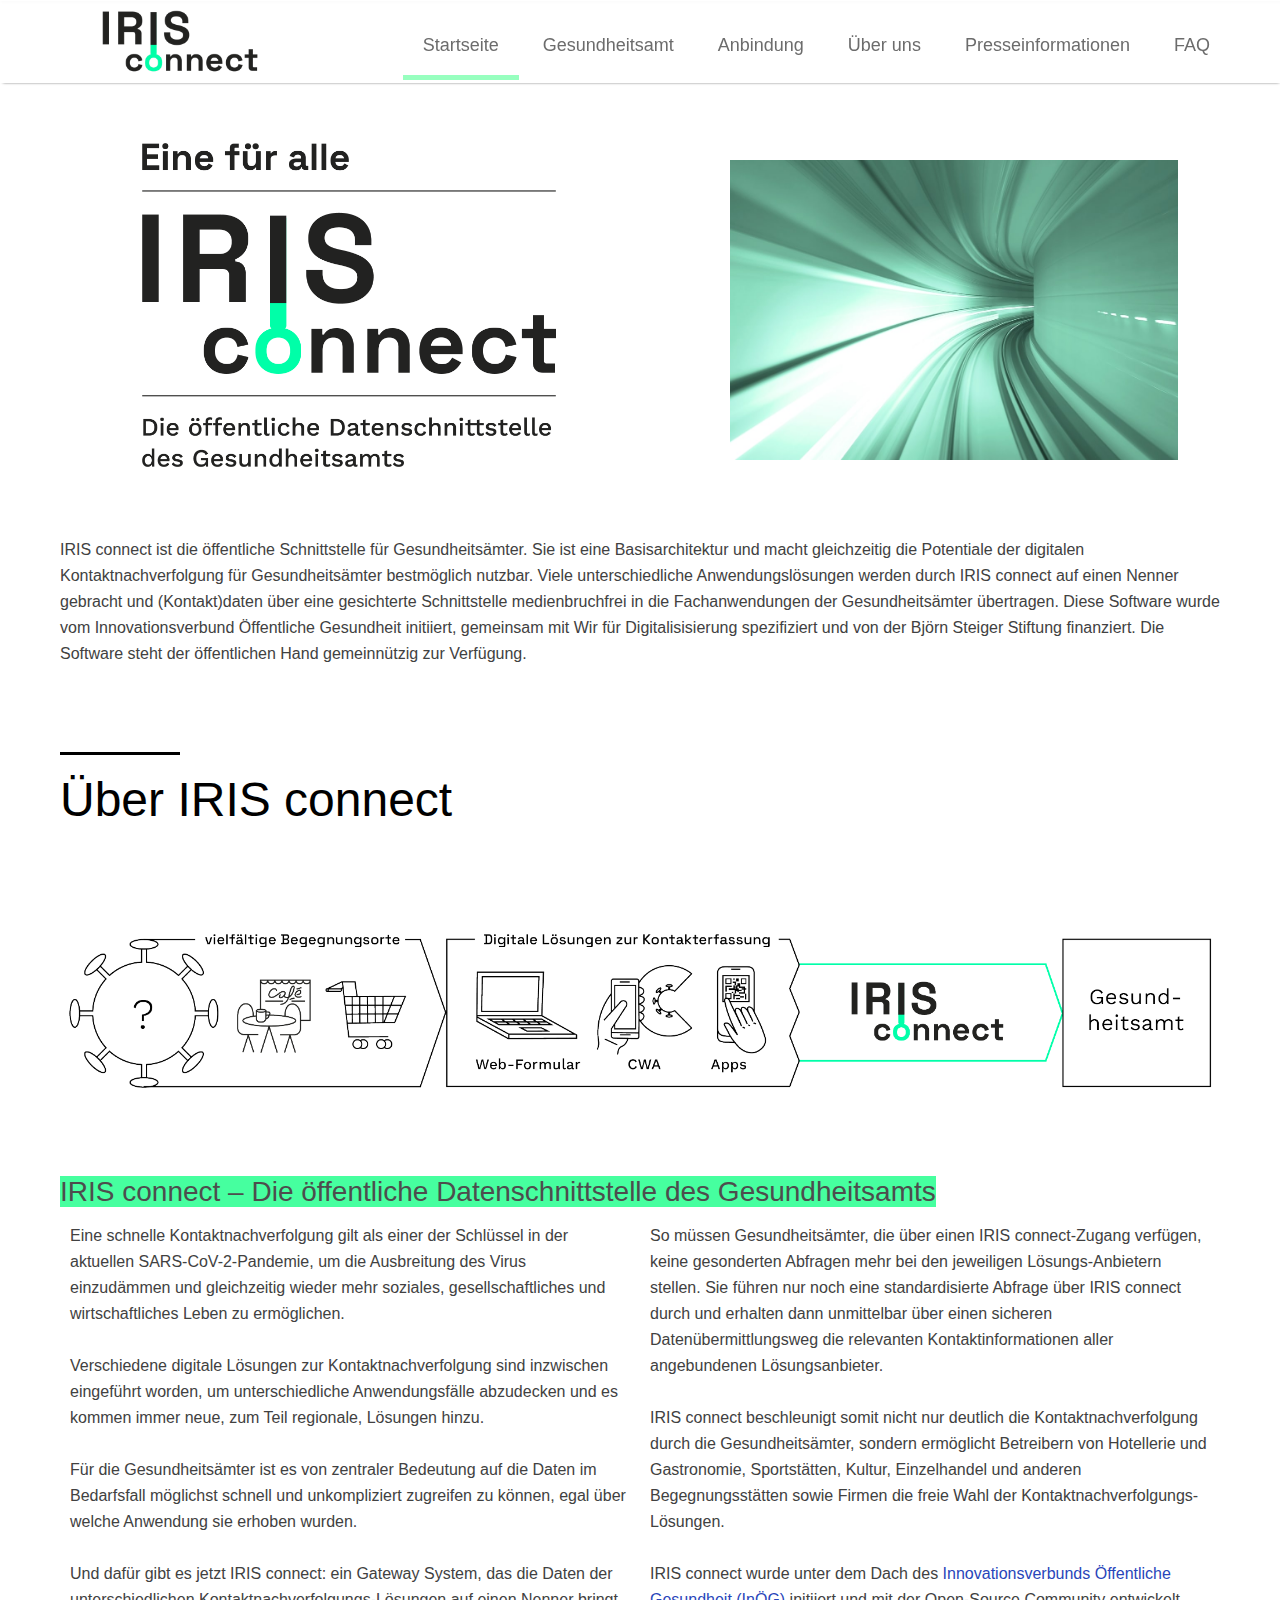
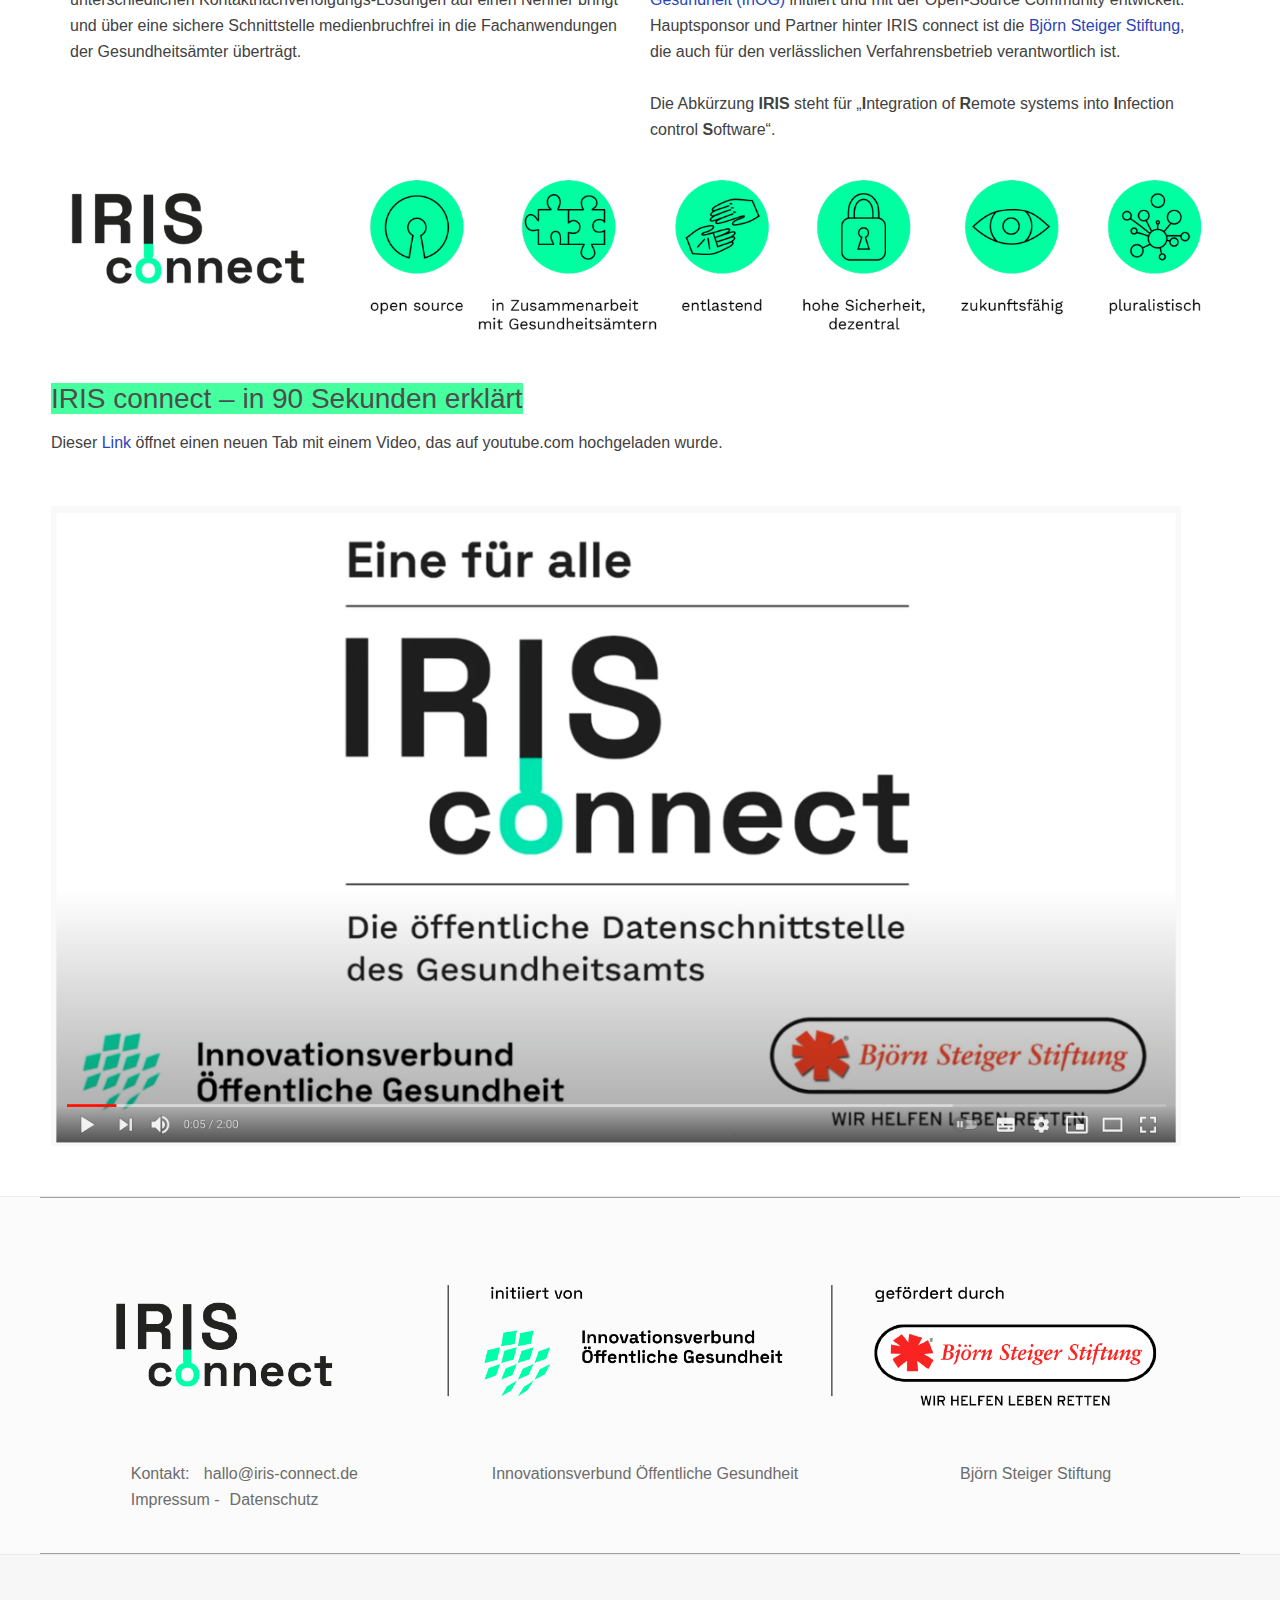
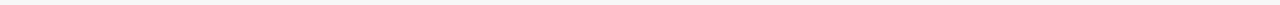
<file: index.html>
<!DOCTYPE html><!--  Last Published: Thu Sep 01 2022 11:28:09 GMT+0000 (Coordinated Universal Time)  -->
<html lang="de">
<head>
  <meta charset="utf-8">
  <title>Startseite</title>
  <meta content="Startseite" property="og:title">
  <meta content="Startseite" property="twitter:title">
  <meta content="width=device-width, initial-scale=1" name="viewport">
  <meta name="description" content="IRIS Connect - die öffentliche Schnittstelle für Gesundheitsämter"/>
  <link href="/css/normalize.css" rel="stylesheet" type="text/css">
  <link href="/css/webflow.css" rel="stylesheet" type="text/css">
  <link href="/css/inog-website-ac7d7855dc26e0b5ff1cab9973.webflow.css" rel="stylesheet" type="text/css">
  <script type="text/javascript">!function(o,c){var n=c.documentElement,t=" w-mod-";n.className+=t+"js",("ontouchstart"in o||o.DocumentTouch&&c instanceof DocumentTouch)&&(n.className+=t+"touch")}(window,document);</script>
  <link href="/images/favicon.png" rel="shortcut icon" type="image/x-icon">
  <link href="/images/webclip.png" rel="apple-touch-icon">
</head>
<body>
  <div data-collapse="medium" data-animation="default" data-duration="400" data-easing="ease" data-easing2="ease" role="banner" class="navbar-1 w-nav">
    <div class="container-4 w-container">
      <a href="#" class="w-nav-brand"><img src="/images/logo-iris-connect.png" loading="lazy" width="160" srcset="/images/logo-iris-connect-p-500.png 500w, /images/logo-iris-connect-p-800.png 800w, /images/logo-iris-connect-p-1080.png 1080w, /images/logo-iris-connect.png 1669w" sizes="160px" alt="Logo IRIS Connect" class="image-13"></a>
      <nav role="navigation" class="nav-menu-2 w-nav-menu">
        <a href="/" aria-current="page" class="nav-list w-nav-link w--current">Startseite</a>
        <a href="/gesundheitsamt.html" class="nav-list w-nav-link">Gesundheitsamt</a>
        <a href="/anbindung.html" class="nav-list w-nav-link">Anbindung</a>
        <a href="/uber-uns.html" class="nav-list w-nav-link">Über uns</a>
        <a href="/presseinformationen.html" class="nav-list w-nav-link">Presseinformationen</a>
        <a href="/faq.html" class="nav-list w-nav-link">FAQ</a>
      </nav>
      <div class="menu-button-2 w-nav-button">
        <div class="icon-3 w-icon-nav-menu"></div>
      </div>
    </div>
  </div>
  <div class="wrapper-pages">
    <div data-collapse="medium" data-animation="default" data-duration="400" data-easing="ease" data-easing2="ease" role="banner" class="sticky-navbar w-nav"></div>
    <div id="Hero-Section" class="section-1 startseite wf-section">
      <div class="homepagecontainer w-container"><img src="/images/logo-iris-claim.png" loading="lazy" alt="IRIS Logo" class="image-21"><img src="/images/Startseite-p-2000.jpeg" loading="lazy" srcset="/images/Startseite-p-1080.jpeg 1080w, /images/Startseite-p-1600.jpeg 1600w, /images/Startseite-p-2000.jpeg 2000w" sizes="(max-width: 991px) 100vw, 37vw" alt="Startseite" class="image-30"></div>
    </div>
    <div class="section-4 wf-section">
      <p class="iris-p startseite">IRIS connect ist die öffentliche Schnittstelle für Gesundheitsämter. Sie ist eine Basisarchitektur und macht gleichzeitig die Potentiale der digitalen Kontaktnachverfolgung für Gesundheitsämter bestmöglich nutzbar. Viele unterschiedliche Anwendungslösungen werden durch IRIS connect auf einen Nenner gebracht und (Kontakt)daten über eine gesichterte Schnittstelle medienbruchfrei in die Fachanwendungen der Gesundheitsämter übertragen. Diese Software wurde vom Innovationsverbund Öffentliche Gesundheit initiiert, gemeinsam mit Wir für Digitalisisierung spezifiziert und von der Björn Steiger Stiftung finanziert. Die Software steht der öffentlichen Hand gemeinnützig zur Verfügung.</p>
    </div>
    <div id="About" class="section-3 wf-section">
      <div class="hr"></div>
      <h1 class="heading-3">Über IRIS connect</h1><img src="/images/Schaubild-Iris-connect-horizontal-transparent.png" loading="lazy" srcset="/images/Schaubild-Iris-connect-horizontal-transparent-p-500.png 500w, /images/Schaubild-Iris-connect-horizontal-transparent-p-800.png 800w, /images/Schaubild-Iris-connect-horizontal-transparent-p-1080.png 1080w, /images/Schaubild-Iris-connect-horizontal-transparent-p-2000.png 2000w, /images/Schaubild-Iris-connect-horizontal-transparent-p-2600.png 2600w, /images/Schaubild-Iris-connect-horizontal-transparent.png 4001w" sizes="100vw" alt="Schaubild von IRIS Connect, dass Daten vielfältiger Begegnungsorte mit digitalen Lösungen zur Kontakterfassung ans Gesundheitsamt darstellt" class="image-25">
      <h2 class="about-h2 grn"><strong class="heading-3 h2 highlight">IRIS connect – Die öffentliche Datenschnittstelle des Gesundheitsamts</strong><br></h2>
      <div class="columns-12 w-row">
        <div class="w-col w-col-6">
          <p class="iris-p">Eine <strong class="gr-n">schnelle Kontaktnachverfolgung</strong> gilt als einer der Schlüssel in der aktuellen SARS-CoV-2-Pandemie, um die Ausbreitung des Virus einzudämmen und gleichzeitig wieder mehr soziales, gesellschaftliches und wirtschaftliches Leben zu ermöglichen.<br><br>Verschiedene <strong class="gr-n">digitale Lösungen zur Kontaktnachverfolgung</strong> sind inzwischen eingeführt worden, um unterschiedliche Anwendungsfälle abzudecken und es kommen immer neue, zum Teil regionale, Lösungen hinzu.<br><br>Für die <strong class="gr-n">Gesundheitsämter </strong>ist es von zentraler Bedeutung auf die Daten im Bedarfsfall möglichst schnell und unkompliziert zugreifen zu können, egal über welche Anwendung sie erhoben wurden.<br><br>Und dafür gibt es jetzt IRIS connect<span class="gr-n">: <strong class="bold-text-6">ein Gateway System, das die Daten der unterschiedlichen Kontaktnachverfolgungs-Lösungen auf einen Nenner bringt</strong></span> und über eine sichere Schnittstelle medienbruchfrei in die Fachanwendungen der Gesundheitsämter überträgt.<br></p>
        </div>
        <div class="w-col w-col-6">
          <p class="iris-p r1">So müssen Gesundheitsämter, die über einen IRIS connect-Zugang verfügen, keine gesonderten Abfragen mehr bei den jeweiligen Lösungs-Anbietern stellen. Sie führen nur noch eine standardisierte Abfrage über IRIS connect durch und erhalten dann unmittelbar über einen sicheren Datenübermittlungsweg die relevanten Kontaktinformationen aller angebundenen Lösungsanbieter.<br><br>IRIS connect beschleunigt somit nicht nur deutlich die Kontaktnachverfolgung durch die Gesundheitsämter, sondern ermöglicht Betreibern von Hotellerie und Gastronomie, Sportstätten, Kultur, Einzelhandel und anderen Begegnungsstätten sowie Firmen die freie Wahl der Kontaktnachverfolgungs-Lösungen.<br><br>IRIS connect wurde unter dem Dach des <a href="https://www.inoeg.de" target="_blank"><strong class="gr-n">Innovationsverbunds Öffentliche Gesundheit (InÖG)</strong></a> initiiert und mit der <strong class="gr-n">Open-Source Community</strong> entwickelt. Hauptsponsor und Partner hinter IRIS connect ist die <a href="https://www.steiger-stiftung.de/" target="_blank"><strong class="gr-n">Björn Steiger Stiftung</strong></a>, die auch für den verlässlichen Verfahrensbetrieb verantwortlich ist.<br><br>Die Abkürzung <strong>IRIS</strong> steht für „<strong>I</strong>ntegration of <strong>R</strong>emote systems into <strong>I</strong>nfection control <strong>S</strong>oftware“.</p>
        </div>
      </div>
    </div>
    <div class="container-12 w-container"><img src="/images/USP-Iris-connect.png" loading="lazy" srcset="/images/USP-Iris-connect-p-500.png 500w, /images/USP-Iris-connect-p-800.png 800w, /images/USP-Iris-connect-p-1080.png 1080w, /images/USP-Iris-connect-p-1600.png 1600w, /images/USP-Iris-connect-p-2000.png 2000w, /images/USP-Iris-connect-p-2600.png 2600w, /images/USP-Iris-connect.png 3645w" sizes="100vw" alt="Selling Points von IRIS connect:
Open Source
In Zusammenarbeit mit Gesundheitsämtern
entlastend
hohe Sicherheit, dezentral
zukunftsfähig
pulralistisch" class="image-23">
      <h2 class="about-h2 grn"><strong class="heading-3 h2 highlight">IRIS connect – in 90 Sekunden erklärt </strong><br></h2>
      <p class="iris-p">Dieser <a href="https://youtu.be/By59JzV6ISc" target="_blank">Link</a> öffnet einen neuen Tab mit einem Video, das auf youtube.com hochgeladen wurde.<br></p>
      <a href="https://youtu.be/By59JzV6ISc" target="_blank" class="w-inline-block"><img src="/images/IRIS-connect-in-90-Sekunden-erklaert.png" loading="lazy" srcset="/images/IRIS-connect-in-90-Sekunden-erklaert-p-500.png 500w, /images/IRIS-connect-in-90-Sekunden-erklaert-p-800.png 800w, /images/IRIS-connect-in-90-Sekunden-erklaert-p-1080.png 1080w, /images/IRIS-connect-in-90-Sekunden-erklaert.png 1270w" sizes="100vw" alt="IRIS connect in 90 Sekunden"></a>
    </div>
    <div class="section-2 footer-section wf-section">
      <div class="container w-container">
        <div class="center-content"><img src="/images/Logo-IRIS-BSS-INOEG-horizontal-1.png" loading="lazy" srcset="/images/Logo-IRIS-BSS-INOEG-horizontal-1-p-500.png 500w, /images/Logo-IRIS-BSS-INOEG-horizontal-1-p-800.png 800w, /images/Logo-IRIS-BSS-INOEG-horizontal-1-p-1080.png 1080w, /images/Logo-IRIS-BSS-INOEG-horizontal-1-p-2000.png 2000w, /images/Logo-IRIS-BSS-INOEG-horizontal-1-p-2600.png 2600w, /images/Logo-IRIS-BSS-INOEG-horizontal-1-p-3200.png 3200w, /images/Logo-IRIS-BSS-INOEG-horizontal-1.png 4001w" sizes="100vw" alt="Logo IRIS" class="image-41"></div>
        <div class="columns-10 w-row">
          <div class="column-11 w-col w-col-4">
            <p class="paragraph-10">Kontakt: <a href="mailto:hallo@iris-connect.de" class="link-gr-n">hallo@iris-connect.de</a>
              <a href="/impressum.html" class="link-gr-n"><br>Impressum </a>-<a href="/datenschutz.html" class="link-gr-n">Datenschutz</a>
            </p>
          </div>
          <div class="column-11 w-col w-col-4">
            <p>
              <a href="https://www.inoeg.de/" class="link-gr-n">Innovationsverbund Öffentliche Gesundheit</a>
            </p>
          </div>
          <div class="column-10 w-col w-col-4">
            <p>
              <a href="https://www.steiger-stiftung.de/" class="link-gr-n">Björn Steiger Stiftung</a>
            </p>
          </div>
        </div>
      </div>
      <div class="sub-footer">
        <div class="container-2"></div>
      </div>
    </div>
  </div>
  <script src="https://d3e54v103j8qbb.cloudfront.net/js/jquery-3.5.1.min.dc5e7f18c8.js?site=609e55b08d9aef989925de0d" type="text/javascript" integrity="sha256-9/aliU8dGd2tb6OSsuzixeV4y/faTqgFtohetphbbj0=" crossorigin="anonymous"></script>
  <script src="/js/webflow.js" type="text/javascript"></script>
</body>
</html>
</file>
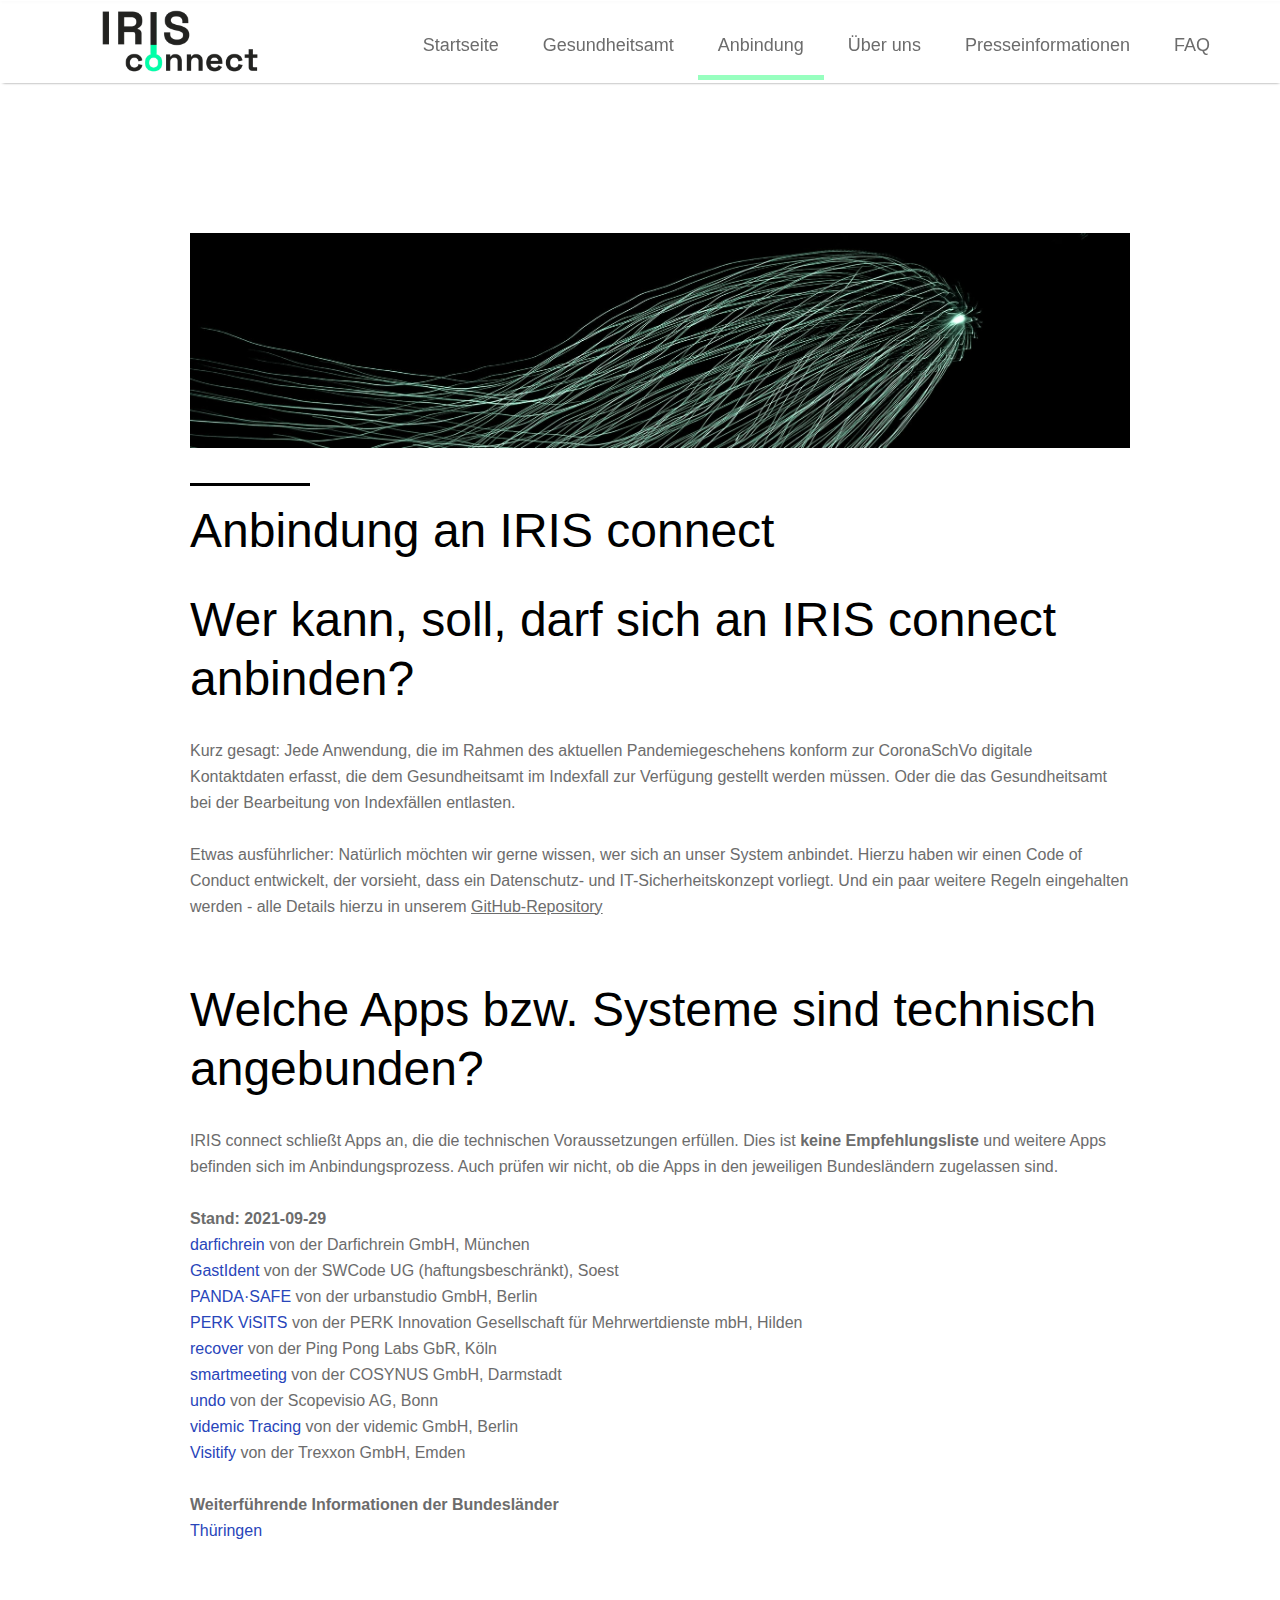
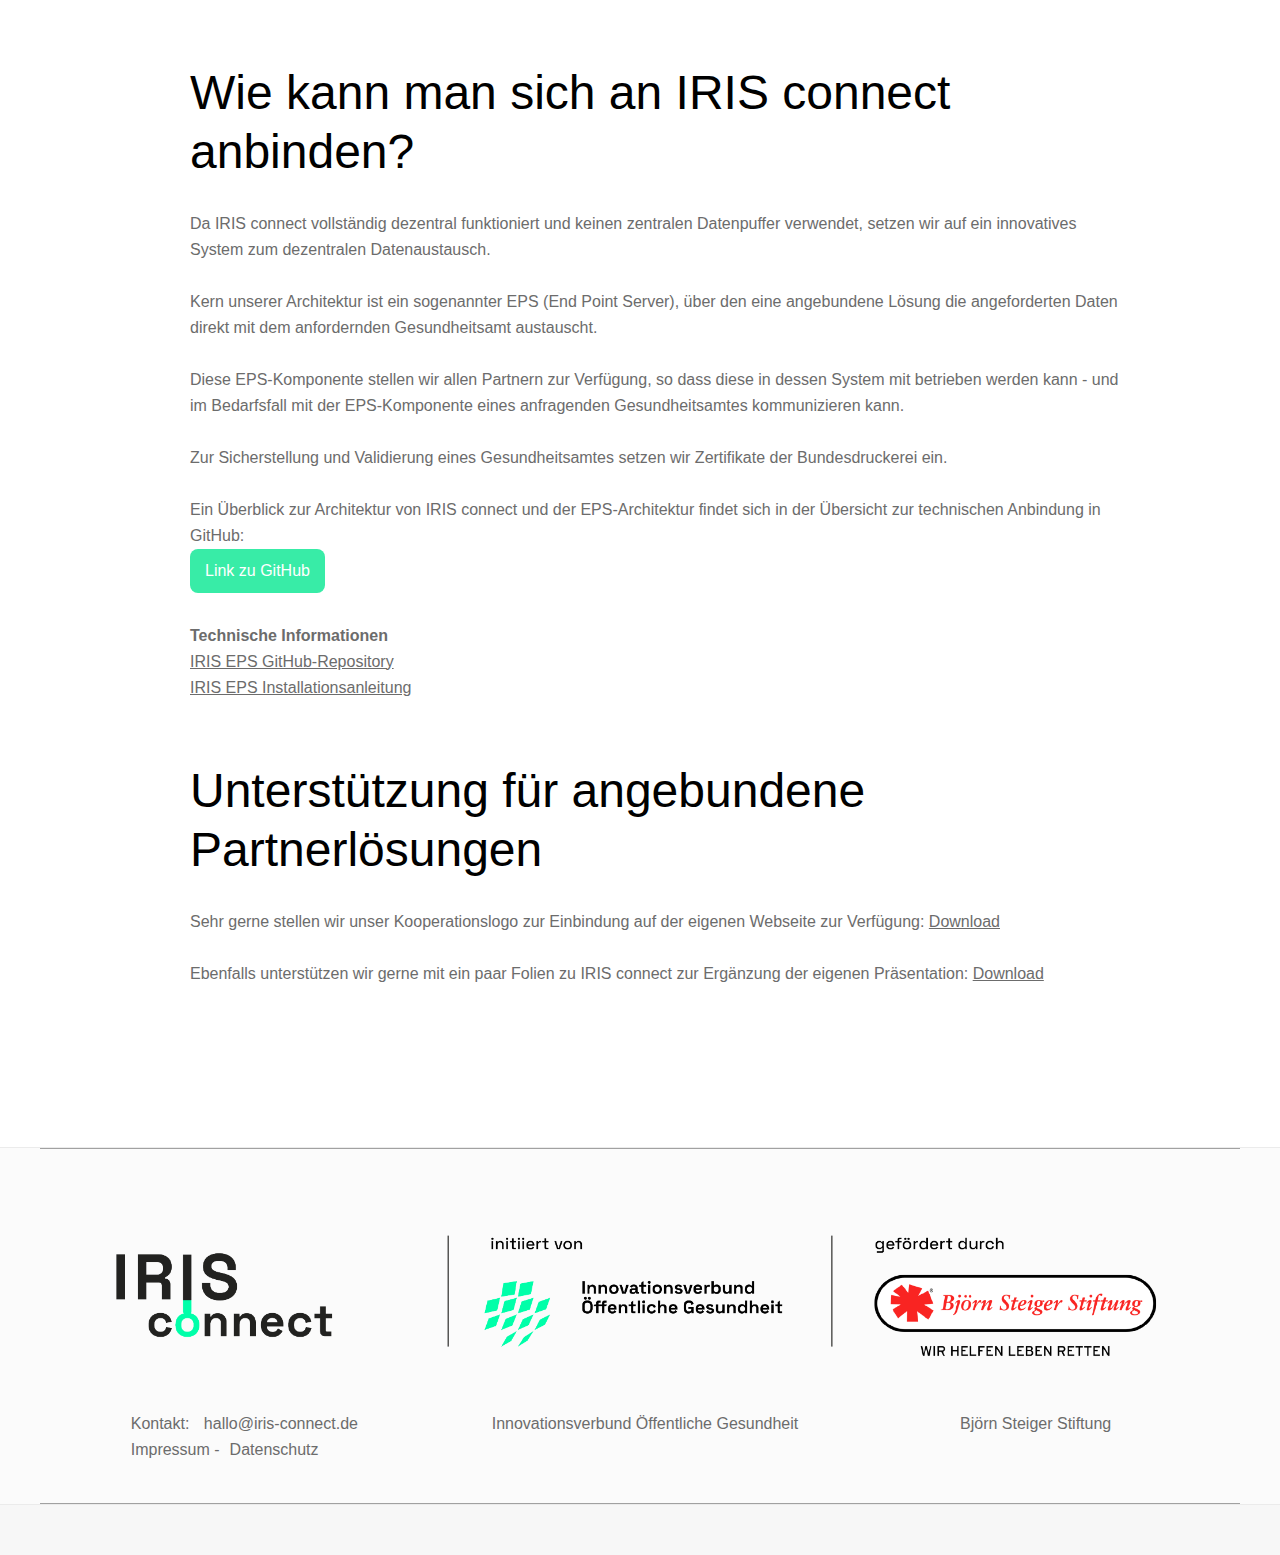
<file: anbindung.html>
<!DOCTYPE html>
<html lang="de">
<head>
  <meta charset="utf-8">
  <title>Anbindung - IRIS connect</title>
  <meta content="Anbindung - IRIS connect" property="og:title">
  <meta content="Anbindung - IRIS connect" property="twitter:title">
  <meta content="width=device-width, initial-scale=1" name="viewport">
  <meta name="description" content="IRIS Connect - Anbindung"/>
  <link href="/css/normalize.css" rel="stylesheet" type="text/css">
  <link href="/css/webflow.css" rel="stylesheet" type="text/css">
  <link href="/css/inog-website-ac7d7855dc26e0b5ff1cab9973.webflow.css" rel="stylesheet" type="text/css">
  <script type="text/javascript">!function(o,c){var n=c.documentElement,t=" w-mod-";n.className+=t+"js",("ontouchstart"in o||o.DocumentTouch&&c instanceof DocumentTouch)&&(n.className+=t+"touch")}(window,document);</script>
  <link href="/images/favicon.png" rel="shortcut icon" type="image/x-icon">
  <link href="/images/webclip.png" rel="apple-touch-icon">
  <link rel="canonical" href="https://www.iris-connect.de/anbindung.html" />
</head>
<body>
  <div data-collapse="medium" data-animation="default" data-duration="400" data-easing="ease" data-easing2="ease" role="banner" class="navbar-1 w-nav">
    <div class="container-4 w-container">
      <a href="#" class="w-nav-brand"><img src="/images/logo-iris-connect.png" loading="lazy" width="160" sizes="160px" srcset="/images/logo-iris-connect-p-500.png 500w, /images/logo-iris-connect-p-800.png 800w, /images/logo-iris-connect-p-1080.png 1080w, /images/logo-iris-connect.png 1669w" alt="Logo IRIS Connect" class="image-13"></a>
      <nav role="navigation" class="nav-menu-2 w-nav-menu">
        <a href="/" class="nav-list w-nav-link">Startseite</a>
        <a href="/gesundheitsamt.html" class="nav-list w-nav-link">Gesundheitsamt</a>
        <a href="/anbindung.html" aria-current="page" class="nav-list w-nav-link w--current">Anbindung</a>
        <a href="/uber-uns.html" class="nav-list w-nav-link">Über uns</a>
        <a href="/presseinformationen.html" class="nav-list w-nav-link">Presseinformationen</a>
        <a href="/faq.html" class="nav-list w-nav-link">FAQ</a>
      </nav>
      <div class="menu-button-2 w-nav-button">
        <div class="icon-3 w-icon-nav-menu"></div>
      </div>
    </div>
  </div>
  <div class="wrapper-pages">
    <div data-collapse="medium" data-animation="default" data-duration="400" data-easing="ease" data-easing2="ease" role="banner" class="sticky-navbar w-nav"></div>
    <div id="Hero-Section" class="section-1 startseite anbindung wf-section">
      <div class="container-8 w-container"><img src="/images/Anbindung1.jpg" loading="lazy" sizes="(max-width: 479px) 92vw, (max-width: 991px) 90vw, 92vw" srcset="/images/Anbindung1-p-500.jpeg 500w, /images/Anbindung1-p-800.jpeg 800w, /images/Anbindung1-p-1080.jpeg 1080w, /images/Anbindung1-p-2000.jpeg 2000w, /images/Anbindung1.jpg 2535w" alt="Anbindung">
        <div class="hr"></div>
        <h1 class="heading-3">Anbindung an IRIS connect</h1>
        <h2 class="heading-3 highlightinline">Wer kann, soll, darf sich an IRIS connect anbinden?</h2>
        <p class="a-p marginbottom">Kurz gesagt: Jede Anwendung, die im Rahmen des aktuellen Pandemiegeschehens konform zur CoronaSchVo digitale Kontaktdaten erfasst, die dem Gesundheitsamt im Indexfall zur Verfügung gestellt werden müssen. Oder die das Gesundheitsamt bei der Bearbeitung von Indexfällen entlasten.<br>‍<br>Etwas ausführlicher: Natürlich möchten wir gerne wissen, wer sich an unser System anbindet. Hierzu haben wir einen Code of Conduct entwickelt, der vorsieht, dass ein Datenschutz- und IT-Sicherheitskonzept vorliegt. Und ein paar weitere Regeln eingehalten werden - alle Details hierzu in unserem <a href="https://github.com/iris-connect" target="_blank" class="textlinks-2">GitHub-Repository</a>
        </p>
        <h2 id="applist" class="heading-3 highlightinline">Welche Apps bzw. Systeme sind technisch angebunden?</h2>
        <p class="a-p marginbottom">IRIS connect schließt Apps an, die die technischen Voraussetzungen erfüllen. Dies ist <strong>keine Empfehlungsliste </strong>und weitere Apps befinden sich im Anbindungsprozess. Auch prüfen wir nicht, ob die Apps in den jeweiligen Bundesländern zugelassen sind.<br>‍<br><strong>Stand: 2021-09-29<br></strong>
          <a href="https://darfichrein.de/" target="_blank">darfichrein</a> von der Darfichrein GmbH, München<br>
          <a href="https://gastident.de/" target="_blank">GastIdent</a> von der SWCode UG (haftungsbeschränkt), Soest<br>
          <a href="https://www.pandasafe.de/" target="_blank">PANDA·SAFE</a> von der urbanstudio GmbH, Berlin<br>
          <a href="https://www.visits.de/" target="_blank">PERK ViSITS</a> von der PERK Innovation Gesellschaft für Mehrwertdienste mbH, Hilden<br>
          <a href="https://recoverapp.de/">recover</a> von der Ping Pong Labs GbR, Köln<br>
          <a href="https://smartmeeting.online/" target="_blank">smartmeeting</a> von der COSYNUS GmbH, Darmstadt<br>
          <a href="https://www.undo-app.de/" target="_blank">undo</a> von der Scopevisio AG, Bonn<br>
          <a href="https://videmic.de" target="_blank">videmic Tracing</a> von der videmic GmbH, Berlin<br>
          <a href="https://visitify.de/" target="_blank">Visitify</a> von der Trexxon GmbH, Emden<br>‍<br><strong>Weiterführende Informationen der Bundesländer</strong><br>‍<a href="https://finanzen.thueringen.de/themen/egovernment/wirgegendasvirus">Thüringen</a> <br>
        </p>
        <h2 class="heading-3 highlightinline"><br>Wie kann man sich an IRIS connect anbinden?</h2>
        <div>
          <p class="a-p">Da IRIS connect vollständig dezentral funktioniert und keinen zentralen Datenpuffer verwendet, setzen wir auf ein innovatives System zum dezentralen Datenaustausch.<br>‍<br>Kern unserer Architektur ist ein sogenannter EPS (End Point Server), über den eine angebundene Lösung die angeforderten Daten direkt mit dem anfordernden Gesundheitsamt austauscht.<br>‍<br>Diese EPS-Komponente stellen wir allen Partnern zur Verfügung, so dass diese in dessen System mit betrieben werden kann - und im Bedarfsfall mit der EPS-Komponente eines anfragenden Gesundheitsamtes kommunizieren kann.<br>‍<br>Zur Sicherstellung und Validierung eines Gesundheitsamtes setzen wir Zertifikate der Bundesdruckerei ein. <br>‍<br>Ein Überblick zur Architektur von IRIS connect und der EPS-Architektur findet sich in der Übersicht zur technischen Anbindung in GitHub:<br></p>
          <a href="https://github.com/iris-connect/iris-documentation/blob/main/connect_your_app_to_IRIS/technical_details/app_onboarding.md" target="_blank" class="button-3 w-button">Link zu GitHub</a>
          <p class="a-p marginbottom"><strong>Technische Informationen</strong><br>
            <a href="https://github.com/iris-connect/eps" class="linkblock-2">IRIS EPS GitHub-Repository</a>
            <a href="https://github.com/iris-connect/iris-documentation/blob/main/connect_your_app_to_IRIS/technical_details/app_onboarding.md" class="linkblock-2"><br>IRIS EPS Installationsanleitung</a><br>
          </p>
        </div>
        <h2 class="heading-3">Unterstützung für angebundene Partnerlösungen</h2>
        <p class="a-p">Sehr gerne stellen wir unser Kooperationslogo zur Einbindung auf der eigenen Webseite zur Verfügung: <a href="#" class="textlinks-2">Download</a><br>‍<br>Ebenfalls unterstützen wir gerne mit ein paar Folien zu IRIS connect zur Ergänzung der eigenen Präsentation: <a href="/documents/2021-06-IRIS-connect-Vorlage.pdf" class="textlinks-2">Download</a>
        </p>
      </div>
    </div>
    <div class="section-2 footer-section wf-section">
      <div class="container w-container">
        <div class="center-content"><img src="/images/Logo-IRIS-BSS-INOEG-horizontal-1.png" loading="lazy" srcset="/images/Logo-IRIS-BSS-INOEG-horizontal-1-p-500.png 500w, /images/Logo-IRIS-BSS-INOEG-horizontal-1-p-800.png 800w, /images/Logo-IRIS-BSS-INOEG-horizontal-1-p-1080.png 1080w, /images/Logo-IRIS-BSS-INOEG-horizontal-1-p-2000.png 2000w, /images/Logo-IRIS-BSS-INOEG-horizontal-1-p-2600.png 2600w, /images/Logo-IRIS-BSS-INOEG-horizontal-1-p-3200.png 3200w, /images/Logo-IRIS-BSS-INOEG-horizontal-1.png 4001w" sizes="100vw" alt="Logo IRIS" class="image-41"></div>
        <div class="columns-10 w-row">
          <div class="column-11 w-col w-col-4">
            <p class="paragraph-10">Kontakt: <a href="mailto:hallo@iris-connect.de" class="link-gr-n">hallo@iris-connect.de</a>
              <a href="/impressum.html" class="link-gr-n"><br>Impressum </a>-<a href="/datenschutz.html" class="link-gr-n">Datenschutz</a>
            </p>
          </div>
          <div class="column-11 w-col w-col-4">
            <p>
              <a href="https://www.inoeg.de/" class="link-gr-n">Innovationsverbund Öffentliche Gesundheit</a>
            </p>
          </div>
          <div class="column-10 w-col w-col-4">
            <p>
              <a href="https://www.steiger-stiftung.de/" class="link-gr-n">Björn Steiger Stiftung</a>
            </p>
          </div>
        </div>
      </div>
      <div class="sub-footer">
        <div class="container-2"></div>
      </div>
    </div>
  </div>
  <script src="https://d3e54v103j8qbb.cloudfront.net/js/jquery-3.5.1.min.dc5e7f18c8.js?site=609e55b08d9aef989925de0d" type="text/javascript" integrity="sha256-9/aliU8dGd2tb6OSsuzixeV4y/faTqgFtohetphbbj0=" crossorigin="anonymous"></script>
  <script src="/js/webflow.js" type="text/javascript"></script>
</body>
</html>
</file>
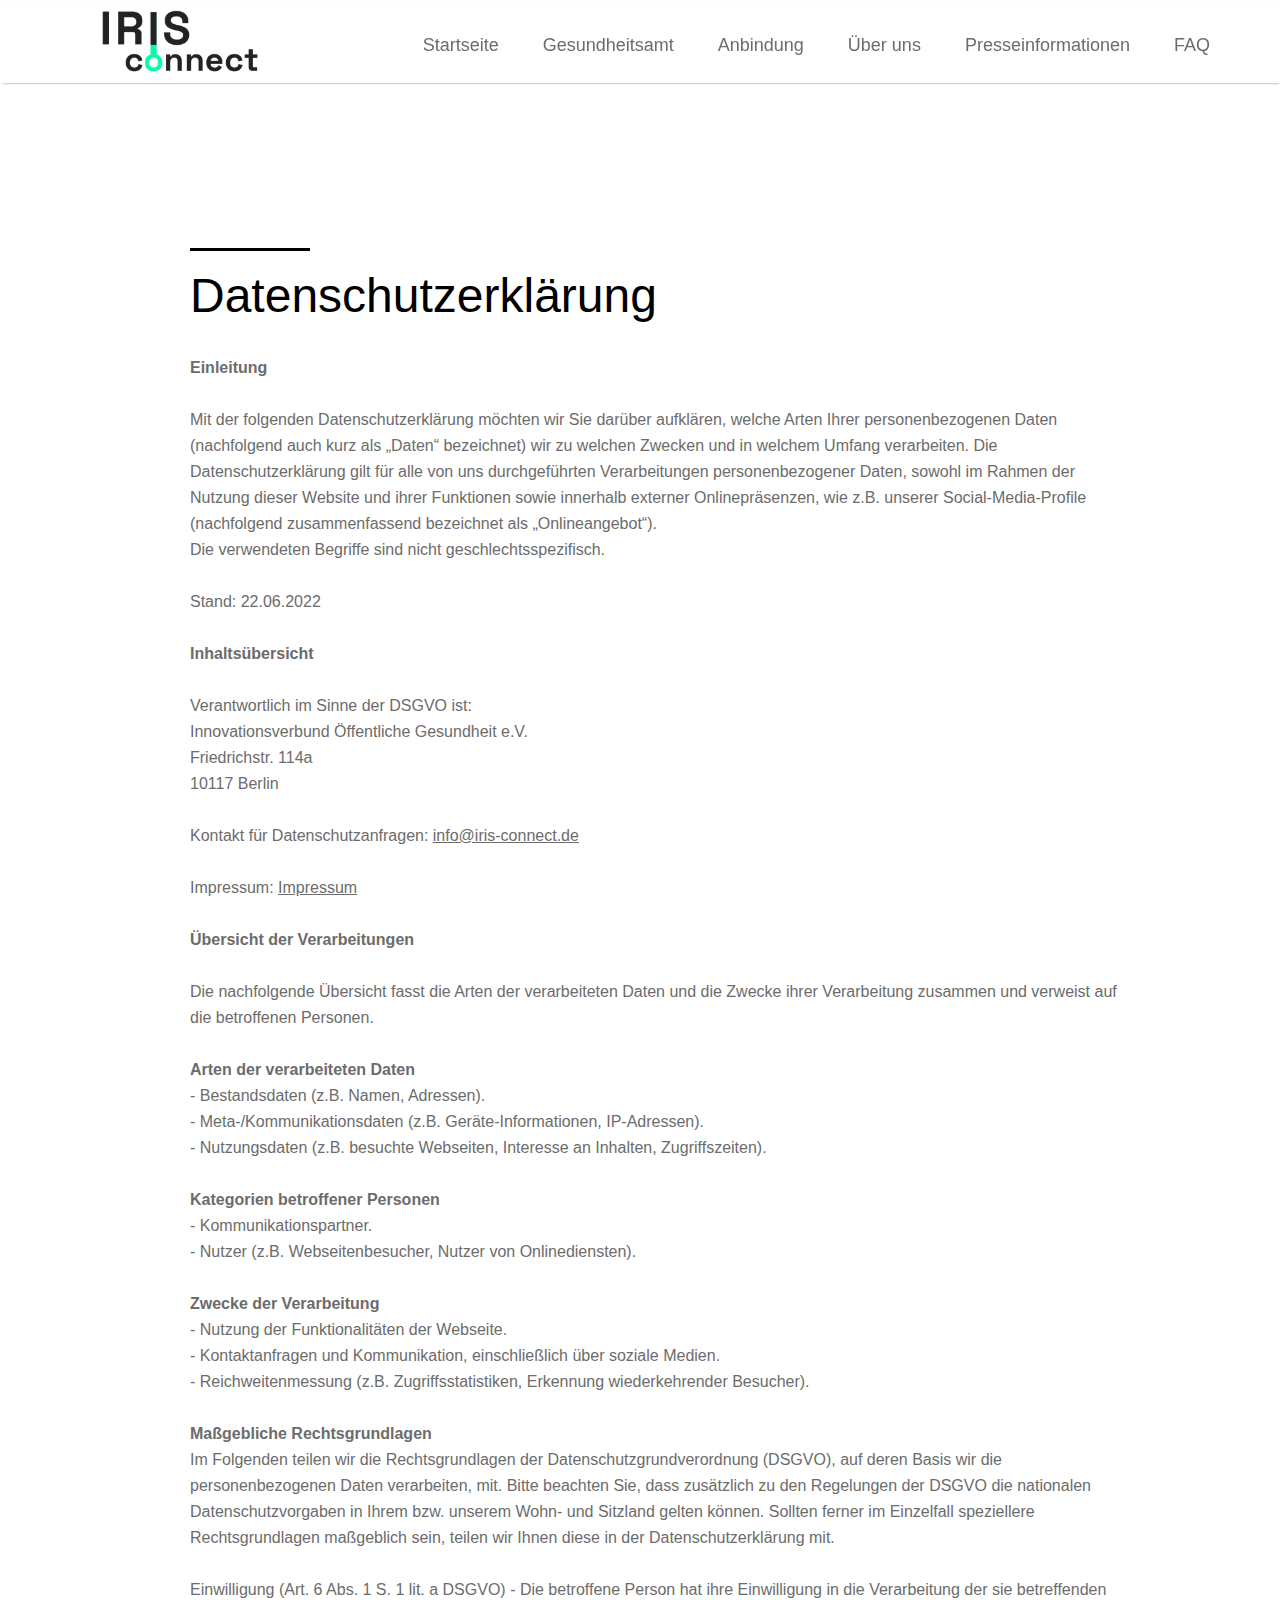
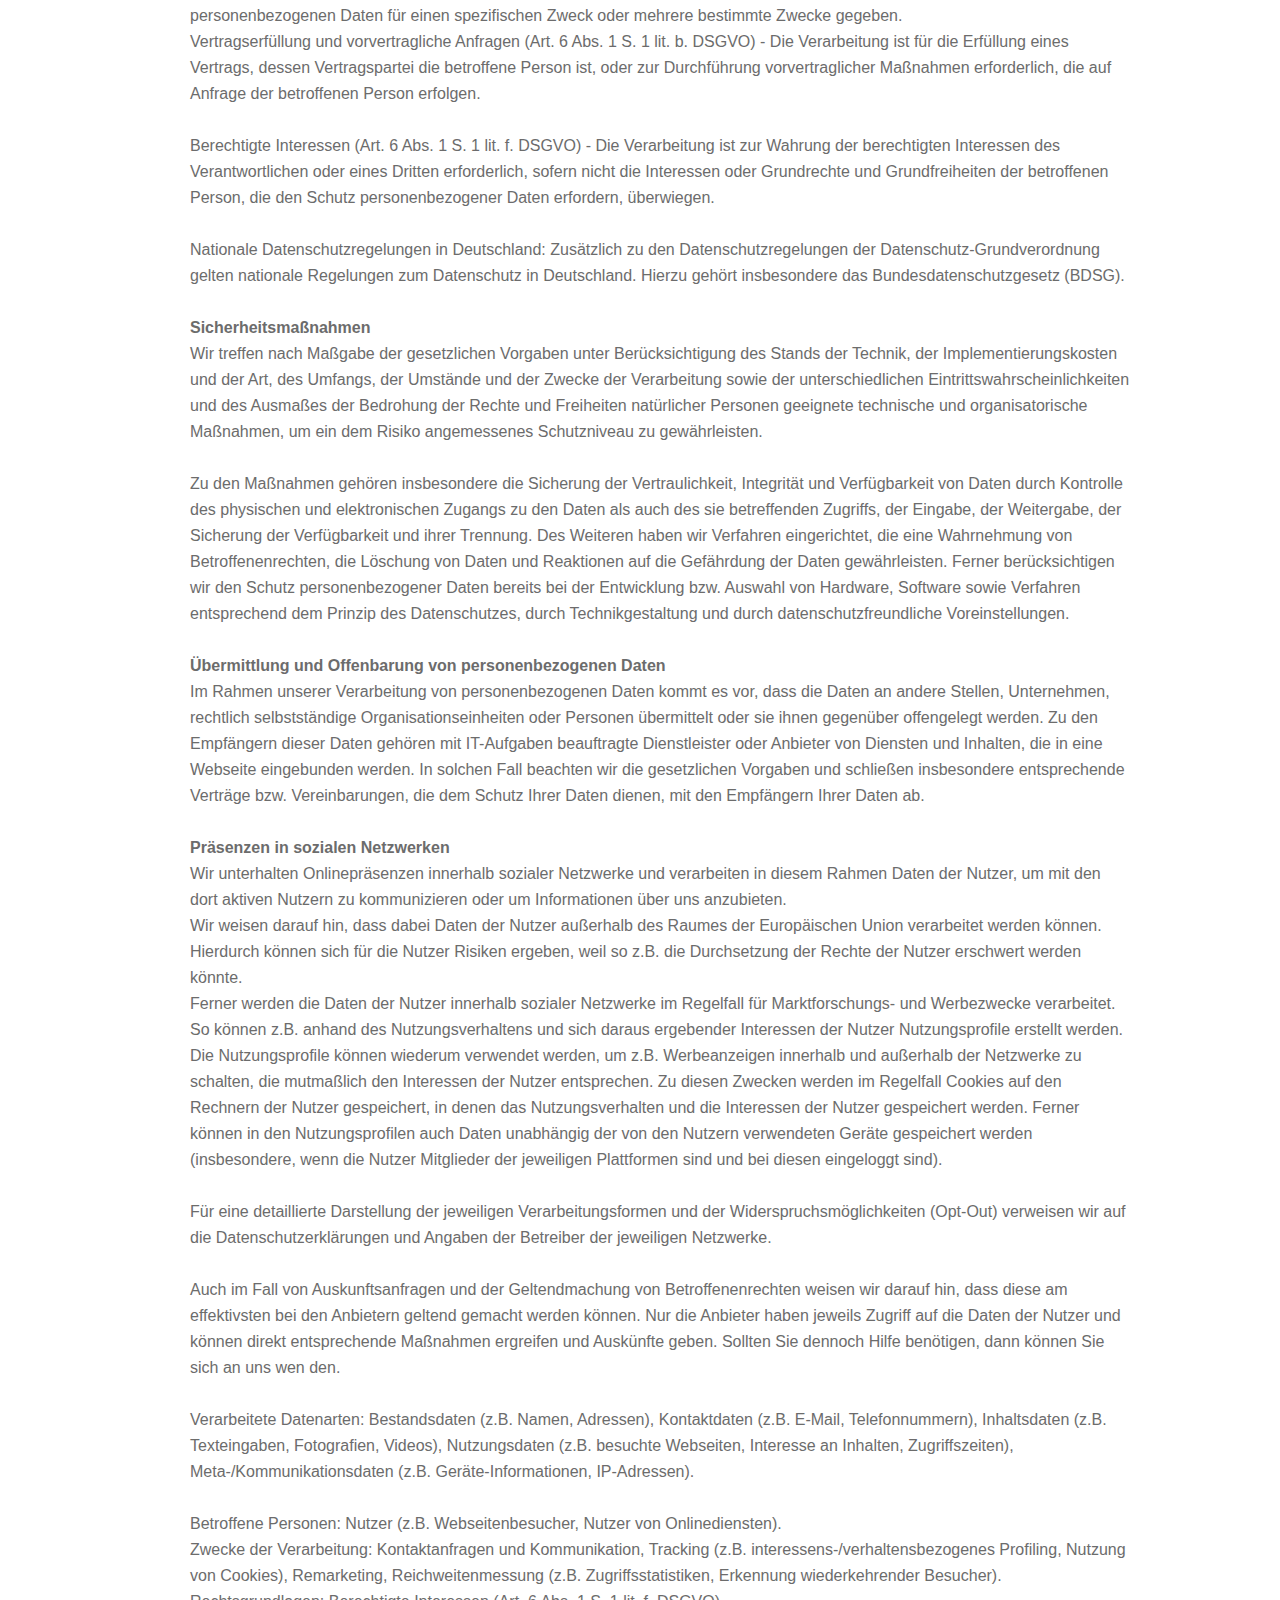
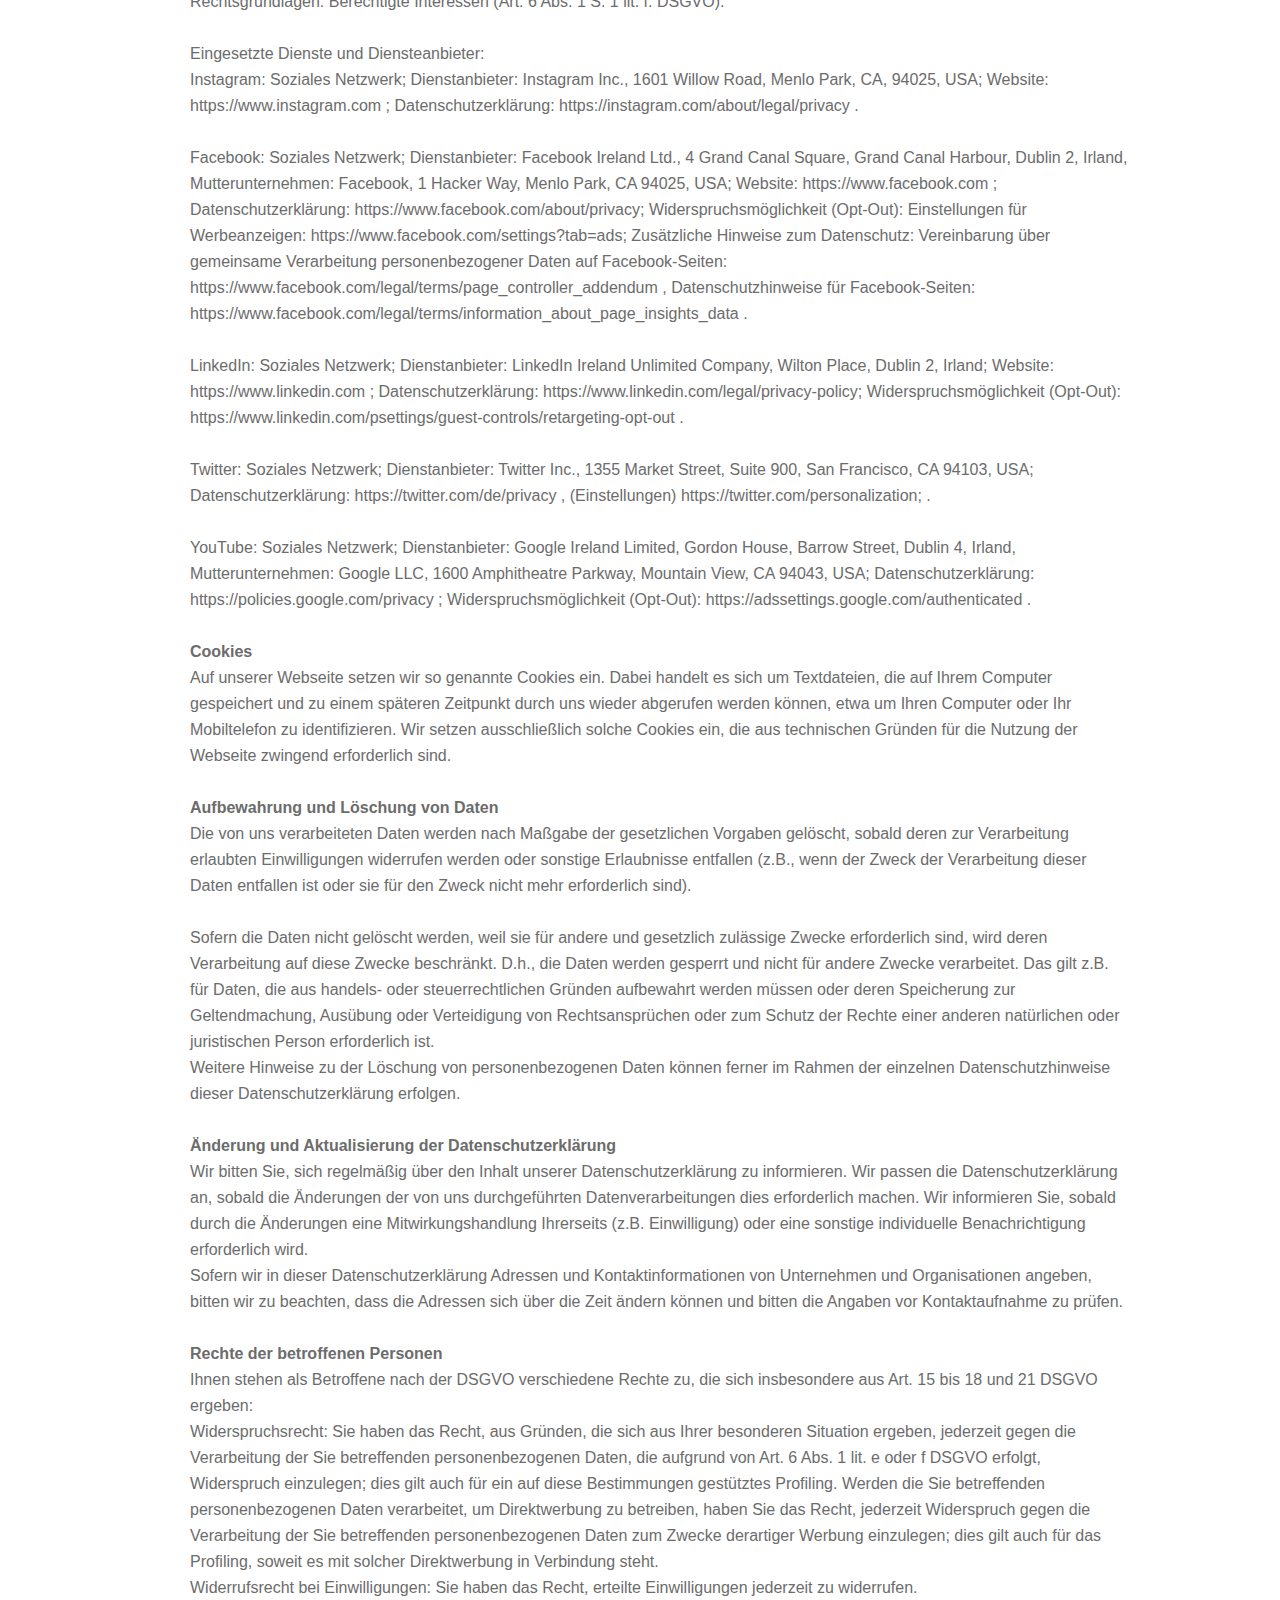
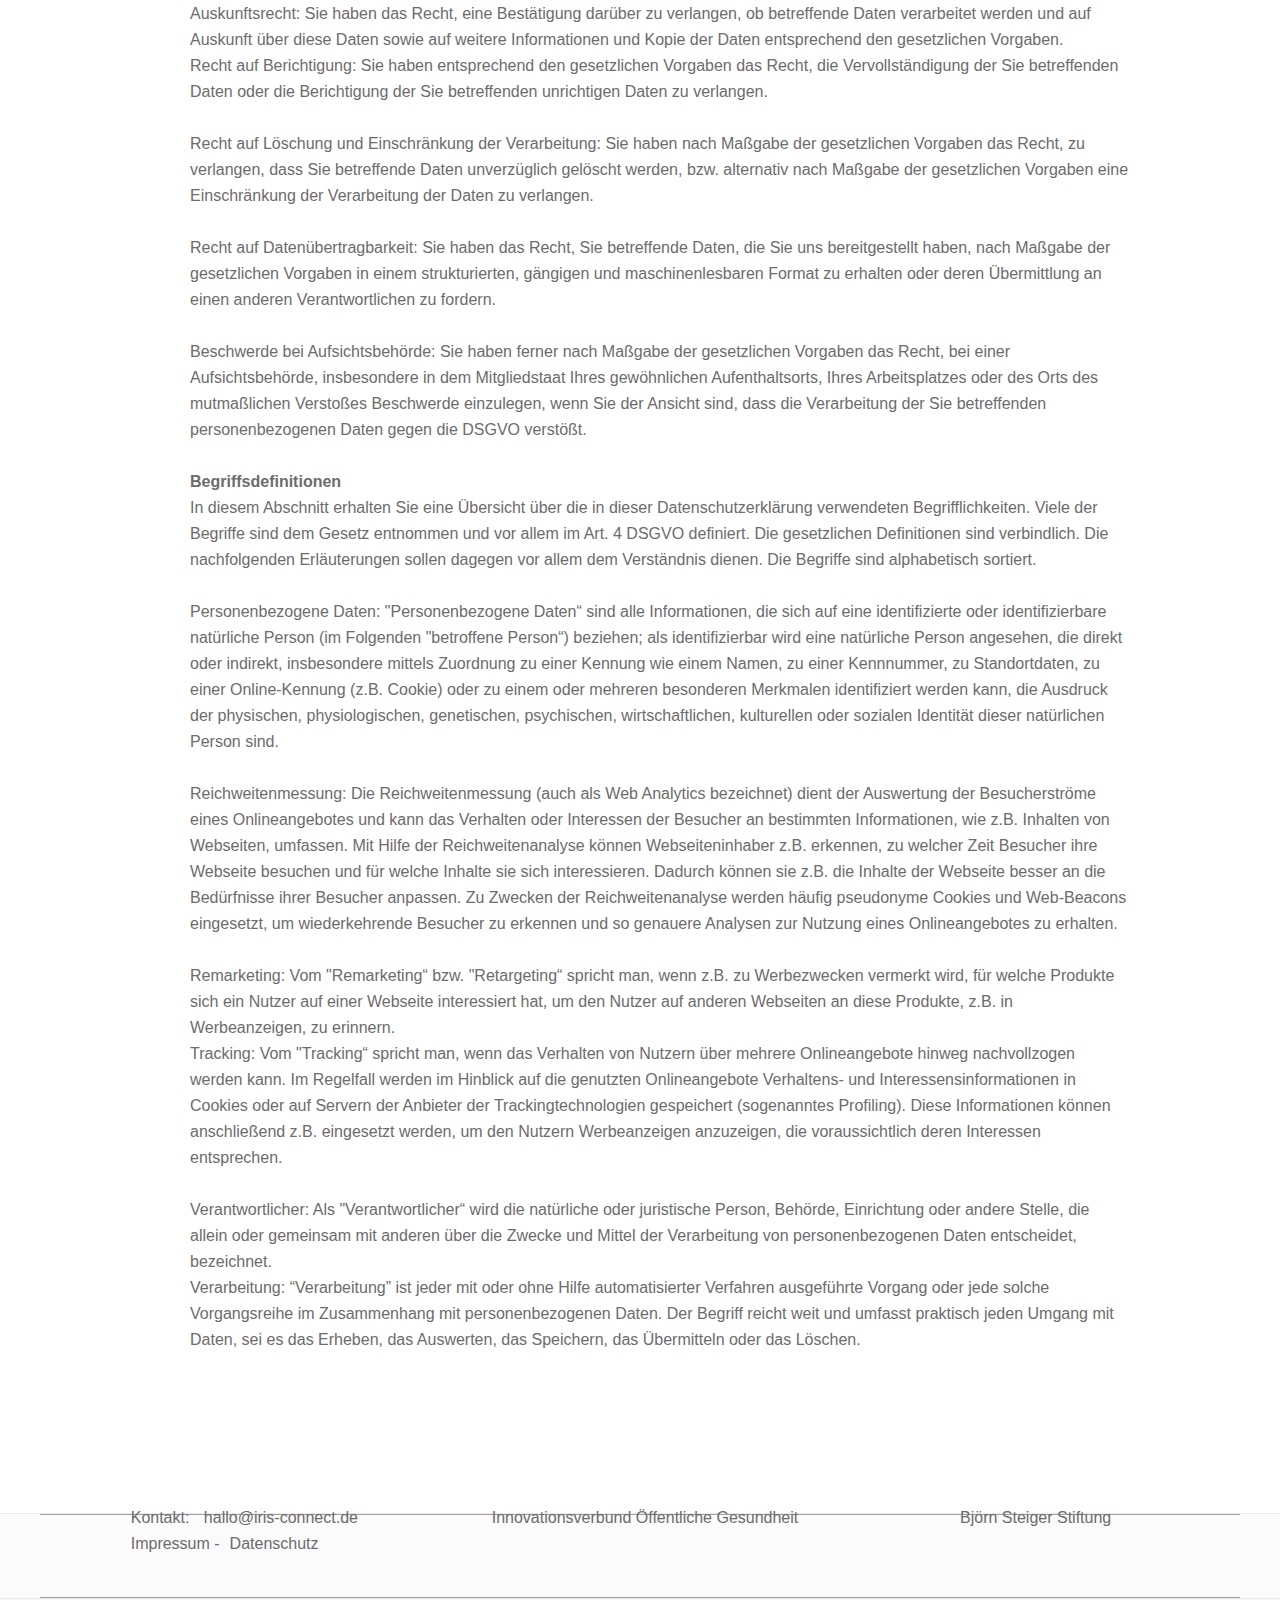
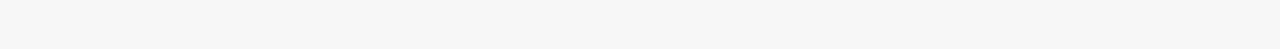
<file: datenschutz.html>
<!DOCTYPE html>
<html lang="de">
<head>
  <meta charset="utf-8">
  <title>Datenschutz</title>
  <meta content="Datenschutz" property="og:title">
  <meta content="Datenschutz" property="twitter:title">
  <meta content="width=device-width, initial-scale=1" name="viewport">
  <meta name="description" content="IRIS Connect - Datenschutz"/>
  <link href="/css/normalize.css" rel="stylesheet" type="text/css">
  <link href="/css/webflow.css" rel="stylesheet" type="text/css">
  <link href="/css/inog-website-ac7d7855dc26e0b5ff1cab9973.webflow.css" rel="stylesheet" type="text/css">
  <script type="text/javascript">!function(o,c){var n=c.documentElement,t=" w-mod-";n.className+=t+"js",("ontouchstart"in o||o.DocumentTouch&&c instanceof DocumentTouch)&&(n.className+=t+"touch")}(window,document);</script>
  <link href="/images/favicon.png" rel="shortcut icon" type="image/x-icon">
  <link href="/images/webclip.png" rel="apple-touch-icon">
</head>
<body>
  <div data-collapse="medium" data-animation="default" data-duration="400" data-easing="ease" data-easing2="ease" role="banner" class="navbar-1 w-nav">
    <div class="container-4 w-container">
      <a href="#" class="w-nav-brand"><img src="/images/logo-iris-connect.png" loading="lazy" width="160" sizes="160px" srcset="/images/logo-iris-connect-p-500.png 500w, /images/logo-iris-connect-p-800.png 800w, /images/logo-iris-connect-p-1080.png 1080w, /images/logo-iris-connect.png 1669w" alt="Logo IRIS Connect" class="image-13"></a>
      <nav role="navigation" class="nav-menu-2 w-nav-menu">
        <a href="/" class="nav-list w-nav-link">Startseite</a>
        <a href="/gesundheitsamt.html" class="nav-list w-nav-link">Gesundheitsamt</a>
        <a href="/anbindung.html" class="nav-list w-nav-link">Anbindung</a>
        <a href="/uber-uns.html" class="nav-list w-nav-link">Über uns</a>
        <a href="/presseinformationen.html" class="nav-list w-nav-link">Presseinformationen</a>
        <a href="/faq.html" class="nav-list w-nav-link">FAQ</a>
      </nav>
      <div class="menu-button-2 w-nav-button">
        <div class="icon-3 w-icon-nav-menu"></div>
      </div>
    </div>
  </div>
  <div class="wrapper-pages">
    <div data-collapse="medium" data-animation="default" data-duration="400" data-easing="ease" data-easing2="ease" role="banner" class="sticky-navbar w-nav"></div>
    <div id="Hero-Section" class="section-1 startseite faq wf-section">
      <div class="container-8 w-container">
        <div class="hr"></div>
        <h1 class="heading-3">Datenschutzerklärung</h1>
        <p class="a-p-4"><strong>Einleitung</strong><br>‍<br>Mit der folgenden Datenschutzerklärung möchten wir Sie darüber aufklären, welche Arten Ihrer personenbezogenen Daten (nachfolgend auch kurz als „Daten“ bezeichnet) wir zu welchen Zwecken und in welchem Umfang verarbeiten. Die Datenschutzerklärung gilt für alle von uns durchgeführten Verarbeitungen personenbezogener Daten, sowohl im Rahmen der Nutzung dieser Website und ihrer Funktionen sowie innerhalb externer Onlinepräsenzen, wie z.B. unserer Social-Media-Profile (nachfolgend zusammenfassend bezeichnet als „Onlineangebot“).<br>Die verwendeten Begriffe sind nicht geschlechtsspezifisch.<br><br>Stand: 22.06.2022<br><br><strong>Inhaltsübersicht</strong><br> <br>Verantwortlich im Sinne der DSGVO ist:<br>Innovationsverbund Öffentliche Gesundheit e.V.<br>Friedrichstr. 114a<br>10117 Berlin<br>‍<br>Kontakt für Datenschutzanfragen: <a href="mailto:info@iris-connect.de" class="textlinks">info@iris-connect.de</a><br><br>Impressum: <a href="/impressum.html" class="textlinks">Impressum</a><br><br><strong>Übersicht der Verarbeitungen</strong><br>‍<br>Die nachfolgende Übersicht fasst die Arten der verarbeiteten Daten und die Zwecke ihrer Verarbeitung zusammen und verweist auf die betroffenen Personen.<br><br><strong>Arten der verarbeiteten Daten</strong><br><span>- Bestandsdaten (z.B. Namen, Adressen).<br>- Meta-/Kommunikationsdaten (z.B. Geräte-Informationen, IP-Adressen).<br>- Nutzungsdaten (z.B. besuchte Webseiten, Interesse an Inhalten, Zugriffszeiten).</span><br><br><strong>Kategorien betroffener Personen</strong><br>- Kommunikationspartner.<br>- Nutzer (z.B. Webseitenbesucher, Nutzer von Onlinediensten).<br><br><strong>Zwecke der Verarbeitung</strong><br>- Nutzung der Funktionalitäten der Webseite.<br>- Kontaktanfragen und Kommunikation, einschließlich über soziale Medien.<br>- Reichweitenmessung (z.B. Zugriffsstatistiken, Erkennung wiederkehrender Besucher).<br><br><strong>Maßgebliche Rechtsgrundlagen</strong><br>Im Folgenden teilen wir die Rechtsgrundlagen der Datenschutzgrundverordnung (DSGVO), auf deren Basis wir die personenbezogenen Daten verarbeiten, mit. Bitte beachten Sie, dass zusätzlich zu den Regelungen der DSGVO die nationalen Datenschutzvorgaben in Ihrem bzw. unserem Wohn- und Sitzland gelten können. Sollten ferner im Einzelfall speziellere Rechtsgrundlagen maßgeblich sein, teilen wir Ihnen diese in der Datenschutzerklärung mit.<br>‍<br>Einwilligung (Art. 6 Abs. 1 S. 1 lit. a DSGVO) - Die betroffene Person hat ihre Einwilligung in die Verarbeitung der sie betreffenden personenbezogenen Daten für einen spezifischen Zweck oder mehrere bestimmte Zwecke gegeben.<br>Vertragserfüllung und vorvertragliche Anfragen (Art. 6 Abs. 1 S. 1 lit. b. DSGVO) - Die Verarbeitung ist für die Erfüllung eines Vertrags, dessen Vertragspartei die betroffene Person ist, oder zur Durchführung vorvertraglicher Maßnahmen erforderlich, die auf Anfrage der betroffenen Person erfolgen.<br>‍<br>Berechtigte Interessen (Art. 6 Abs. 1 S. 1 lit. f. DSGVO) - Die Verarbeitung ist zur Wahrung der berechtigten Interessen des Verantwortlichen oder eines Dritten erforderlich, sofern nicht die Interessen oder Grundrechte und Grundfreiheiten der betroffenen Person, die den Schutz personenbezogener Daten erfordern, überwiegen.<br>‍<br>Nationale Datenschutzregelungen in Deutschland: Zusätzlich zu den Datenschutzregelungen der Datenschutz-Grundverordnung gelten nationale Regelungen zum Datenschutz in Deutschland. Hierzu gehört insbesondere das Bundesdatenschutzgesetz (BDSG).<br><br><strong>Sicherheitsmaßnahmen</strong><br>Wir treffen nach Maßgabe der gesetzlichen Vorgaben unter Berücksichtigung des Stands der Technik, der Implementierungskosten und der Art, des Umfangs, der Umstände und der Zwecke der Verarbeitung sowie der unterschiedlichen Eintrittswahrscheinlichkeiten und des Ausmaßes der Bedrohung der Rechte und Freiheiten natürlicher Personen geeignete technische und organisatorische Maßnahmen, um ein dem Risiko angemessenes Schutzniveau zu gewährleisten.<br>‍<br>Zu den Maßnahmen gehören insbesondere die Sicherung der Vertraulichkeit, Integrität und Verfügbarkeit von Daten durch Kontrolle des physischen und elektronischen Zugangs zu den Daten als auch des sie betreffenden Zugriffs, der Eingabe, der Weitergabe, der Sicherung der Verfügbarkeit und ihrer Trennung. Des Weiteren haben wir Verfahren eingerichtet, die eine Wahrnehmung von Betroffenenrechten, die Löschung von Daten und Reaktionen auf die Gefährdung der Daten gewährleisten. Ferner berücksichtigen wir den Schutz personenbezogener Daten bereits bei der Entwicklung bzw. Auswahl von Hardware, Software sowie Verfahren entsprechend dem Prinzip des Datenschutzes, durch Technikgestaltung und durch datenschutzfreundliche Voreinstellungen.<br>‍<br><strong>Übermittlung und Offenbarung von personenbezogenen Daten</strong><br>Im Rahmen unserer Verarbeitung von personenbezogenen Daten kommt es vor, dass die Daten an andere Stellen, Unternehmen, rechtlich selbstständige Organisationseinheiten oder Personen übermittelt oder sie ihnen gegenüber offengelegt werden. Zu den Empfängern dieser Daten gehören mit IT-Aufgaben beauftragte Dienstleister oder Anbieter von Diensten und Inhalten, die in eine Webseite eingebunden werden. In solchen Fall beachten wir die gesetzlichen Vorgaben und schließen insbesondere entsprechende Verträge bzw. Vereinbarungen, die dem Schutz Ihrer Daten dienen, mit den Empfängern Ihrer Daten ab.<br><br><strong>Präsenzen in sozialen Netzwerken</strong><br>Wir unterhalten Onlinepräsenzen innerhalb sozialer Netzwerke und verarbeiten in diesem Rahmen Daten der Nutzer, um mit den dort aktiven Nutzern zu kommunizieren oder um Informationen über uns anzubieten.<br>Wir weisen darauf hin, dass dabei Daten der Nutzer außerhalb des Raumes der Europäischen Union verarbeitet werden können. Hierdurch können sich für die Nutzer Risiken ergeben, weil so z.B. die Durchsetzung der Rechte der Nutzer erschwert werden könnte.<br>Ferner werden die Daten der Nutzer innerhalb sozialer Netzwerke im Regelfall für Marktforschungs- und Werbezwecke verarbeitet. So können z.B. anhand des Nutzungsverhaltens und sich daraus ergebender Interessen der Nutzer Nutzungsprofile erstellt werden. Die Nutzungsprofile können wiederum verwendet werden, um z.B. Werbeanzeigen innerhalb und außerhalb der Netzwerke zu schalten, die mutmaßlich den Interessen der Nutzer entsprechen. Zu diesen Zwecken werden im Regelfall Cookies auf den Rechnern der Nutzer gespeichert, in denen das Nutzungsverhalten und die Interessen der Nutzer gespeichert werden. Ferner können in den Nutzungsprofilen auch Daten unabhängig der von den Nutzern verwendeten Geräte gespeichert werden (insbesondere, wenn die Nutzer Mitglieder der jeweiligen Plattformen sind und bei diesen eingeloggt sind).<br>‍<br>Für eine detaillierte Darstellung der jeweiligen Verarbeitungsformen und der Widerspruchsmöglichkeiten (Opt-Out) verweisen wir auf die Datenschutzerklärungen und Angaben der Betreiber der jeweiligen Netzwerke.<br>‍<br>Auch im Fall von Auskunftsanfragen und der Geltendmachung von Betroffenenrechten weisen wir darauf hin, dass diese am effektivsten bei den Anbietern geltend gemacht werden können. Nur die Anbieter haben jeweils Zugriff auf die Daten der Nutzer und können direkt entsprechende Maßnahmen ergreifen und Auskünfte geben. Sollten Sie dennoch Hilfe benötigen, dann können Sie sich an uns wen den.<br>‍<br>Verarbeitete Datenarten: Bestandsdaten (z.B. Namen, Adressen), Kontaktdaten (z.B. E-Mail, Telefonnummern), Inhaltsdaten (z.B. Texteingaben, Fotografien, Videos), Nutzungsdaten (z.B. besuchte Webseiten, Interesse an Inhalten, Zugriffszeiten), Meta-/Kommunikationsdaten (z.B. Geräte-Informationen, IP-Adressen).<br>‍<br>Betroffene Personen: Nutzer (z.B. Webseitenbesucher, Nutzer von Onlinediensten).<br>Zwecke der Verarbeitung: Kontaktanfragen und Kommunikation, Tracking (z.B. interessens-/verhaltensbezogenes Profiling, Nutzung von Cookies), Remarketing, Reichweitenmessung (z.B. Zugriffsstatistiken, Erkennung wiederkehrender Besucher).<br>Rechtsgrundlagen: Berechtigte Interessen (Art. 6 Abs. 1 S. 1 lit. f. DSGVO).<br><br>Eingesetzte Dienste und Diensteanbieter:<br>Instagram: Soziales Netzwerk; Dienstanbieter: Instagram Inc., 1601 Willow Road, Menlo Park, CA, 94025, USA; Website: https://www.instagram.com ; Datenschutzerklärung: https://instagram.com/about/legal/privacy .<br><br>Facebook: Soziales Netzwerk; Dienstanbieter: Facebook Ireland Ltd., 4 Grand Canal Square, Grand Canal Harbour, Dublin 2, Irland, Mutterunternehmen: Facebook, 1 Hacker Way, Menlo Park, CA 94025, USA; Website: https://www.facebook.com ; Datenschutzerklärung: https://www.facebook.com/about/privacy; Widerspruchsmöglichkeit (Opt-Out): Einstellungen für Werbeanzeigen: https://www.facebook.com/settings?tab=ads; Zusätzliche Hinweise zum Datenschutz: Vereinbarung über gemeinsame Verarbeitung personenbezogener Daten auf Facebook-Seiten: https://www.facebook.com/legal/terms/page_controller_addendum , Datenschutzhinweise für Facebook-Seiten: https://www.facebook.com/legal/terms/information_about_page_insights_data .<br><br>LinkedIn: Soziales Netzwerk; Dienstanbieter: LinkedIn Ireland Unlimited Company, Wilton Place, Dublin 2, Irland; Website: https://www.linkedin.com ; Datenschutzerklärung: https://www.linkedin.com/legal/privacy-policy; Widerspruchsmöglichkeit (Opt-Out): https://www.linkedin.com/psettings/guest-controls/retargeting-opt-out .<br><br>Twitter: Soziales Netzwerk; Dienstanbieter: Twitter Inc., 1355 Market Street, Suite 900, San Francisco, CA 94103, USA; Datenschutzerklärung: https://twitter.com/de/privacy , (Einstellungen) https://twitter.com/personalization; .<br><br>YouTube: Soziales Netzwerk; Dienstanbieter: Google Ireland Limited, Gordon House, Barrow Street, Dublin 4, Irland, Mutterunternehmen: Google LLC, 1600 Amphitheatre Parkway, Mountain View, CA 94043, USA; Datenschutzerklärung: https://policies.google.com/privacy ; Widerspruchsmöglichkeit (Opt-Out): https://adssettings.google.com/authenticated .<br><br><strong>Cookies</strong><br>Auf unserer Webseite setzen wir so genannte Cookies ein. Dabei handelt es sich um Textdateien, die auf Ihrem Computer gespeichert und zu einem späteren Zeitpunkt durch uns wieder abgerufen werden können, etwa um Ihren Computer oder Ihr Mobiltelefon zu identifizieren. Wir setzen ausschließlich solche Cookies ein, die aus technischen Gründen für die Nutzung der Webseite zwingend erforderlich sind. <br><br><strong>Aufbewahrung und Löschung von Daten</strong><br>Die von uns verarbeiteten Daten werden nach Maßgabe der gesetzlichen Vorgaben gelöscht, sobald deren zur Verarbeitung erlaubten Einwilligungen widerrufen werden oder sonstige Erlaubnisse entfallen (z.B., wenn der Zweck der Verarbeitung dieser Daten entfallen ist oder sie für den Zweck nicht mehr erforderlich sind).<br>‍<br>Sofern die Daten nicht gelöscht werden, weil sie für andere und gesetzlich zulässige Zwecke erforderlich sind, wird deren Verarbeitung auf diese Zwecke beschränkt. D.h., die Daten werden gesperrt und nicht für andere Zwecke verarbeitet. Das gilt z.B. für Daten, die aus handels- oder steuerrechtlichen Gründen aufbewahrt werden müssen oder deren Speicherung zur Geltendmachung, Ausübung oder Verteidigung von Rechtsansprüchen oder zum Schutz der Rechte einer anderen natürlichen oder juristischen Person erforderlich ist.<br>Weitere Hinweise zu der Löschung von personenbezogenen Daten können ferner im Rahmen der einzelnen Datenschutzhinweise dieser Datenschutzerklärung erfolgen.<br>‍<br><strong>Änderung und Aktualisierung der Datenschutzerklärung</strong><br>Wir bitten Sie, sich regelmäßig über den Inhalt unserer Datenschutzerklärung zu informieren. Wir passen die Datenschutzerklärung an, sobald die Änderungen der von uns durchgeführten Datenverarbeitungen dies erforderlich machen. Wir informieren Sie, sobald durch die Änderungen eine Mitwirkungshandlung Ihrerseits (z.B. Einwilligung) oder eine sonstige individuelle Benachrichtigung erforderlich wird.<br>Sofern wir in dieser Datenschutzerklärung Adressen und Kontaktinformationen von Unternehmen und Organisationen angeben, bitten wir zu beachten, dass die Adressen sich über die Zeit ändern können und bitten die Angaben vor Kontaktaufnahme zu prüfen.<br>‍<br><strong>Rechte der betroffenen Personen</strong><br>Ihnen stehen als Betroffene nach der DSGVO verschiedene Rechte zu, die sich insbesondere aus Art. 15 bis 18 und 21 DSGVO ergeben:<br>Widerspruchsrecht: Sie haben das Recht, aus Gründen, die sich aus Ihrer besonderen Situation ergeben, jederzeit gegen die Verarbeitung der Sie betreffenden personenbezogenen Daten, die aufgrund von Art. 6 Abs. 1 lit. e oder f DSGVO erfolgt, Widerspruch einzulegen; dies gilt auch für ein auf diese Bestimmungen gestütztes Profiling. Werden die Sie betreffenden personenbezogenen Daten verarbeitet, um Direktwerbung zu betreiben, haben Sie das Recht, jederzeit Widerspruch gegen die Verarbeitung der Sie betreffenden personenbezogenen Daten zum Zwecke derartiger Werbung einzulegen; dies gilt auch für das Profiling, soweit es mit solcher Direktwerbung in Verbindung steht.<br>Widerrufsrecht bei Einwilligungen: Sie haben das Recht, erteilte Einwilligungen jederzeit zu widerrufen.<br>Auskunftsrecht: Sie haben das Recht, eine Bestätigung darüber zu verlangen, ob betreffende Daten verarbeitet werden und auf Auskunft über diese Daten sowie auf weitere Informationen und Kopie der Daten entsprechend den gesetzlichen Vorgaben.<br>Recht auf Berichtigung: Sie haben entsprechend den gesetzlichen Vorgaben das Recht, die Vervollständigung der Sie betreffenden Daten oder die Berichtigung der Sie betreffenden unrichtigen Daten zu verlangen.<br>‍<br>Recht auf Löschung und Einschränkung der Verarbeitung: Sie haben nach Maßgabe der gesetzlichen Vorgaben das Recht, zu verlangen, dass Sie betreffende Daten unverzüglich gelöscht werden, bzw. alternativ nach Maßgabe der gesetzlichen Vorgaben eine Einschränkung der Verarbeitung der Daten zu verlangen.<br>‍<br>Recht auf Datenübertragbarkeit: Sie haben das Recht, Sie betreffende Daten, die Sie uns bereitgestellt haben, nach Maßgabe der gesetzlichen Vorgaben in einem strukturierten, gängigen und maschinenlesbaren Format zu erhalten oder deren Übermittlung an einen anderen Verantwortlichen zu fordern.<br>‍<br>Beschwerde bei Aufsichtsbehörde: Sie haben ferner nach Maßgabe der gesetzlichen Vorgaben das Recht, bei einer Aufsichtsbehörde, insbesondere in dem Mitgliedstaat Ihres gewöhnlichen Aufenthaltsorts, Ihres Arbeitsplatzes oder des Orts des mutmaßlichen Verstoßes Beschwerde einzulegen, wenn Sie der Ansicht sind, dass die Verarbeitung der Sie betreffenden personenbezogenen Daten gegen die DSGVO verstößt.<br>‍<br><strong>Begriffsdefinitionen</strong><br>In diesem Abschnitt erhalten Sie eine Übersicht über die in dieser Datenschutzerklärung verwendeten Begrifflichkeiten. Viele der Begriffe sind dem Gesetz entnommen und vor allem im Art. 4 DSGVO definiert. Die gesetzlichen Definitionen sind verbindlich. Die nachfolgenden Erläuterungen sollen dagegen vor allem dem Verständnis dienen. Die Begriffe sind alphabetisch sortiert.<br>‍<br>Personenbezogene Daten: &quot;Personenbezogene Daten“ sind alle Informationen, die sich auf eine identifizierte oder identifizierbare natürliche Person (im Folgenden &quot;betroffene Person“) beziehen; als identifizierbar wird eine natürliche Person angesehen, die direkt oder indirekt, insbesondere mittels Zuordnung zu einer Kennung wie einem Namen, zu einer Kennnummer, zu Standortdaten, zu einer Online-Kennung (z.B. Cookie) oder zu einem oder mehreren besonderen Merkmalen identifiziert werden kann, die Ausdruck der physischen, physiologischen, genetischen, psychischen, wirtschaftlichen, kulturellen oder sozialen Identität dieser natürlichen Person sind.<br>‍<br>Reichweitenmessung: Die Reichweitenmessung (auch als Web Analytics bezeichnet) dient der Auswertung der Besucherströme eines Onlineangebotes und kann das Verhalten oder Interessen der Besucher an bestimmten Informationen, wie z.B. Inhalten von Webseiten, umfassen. Mit Hilfe der Reichweitenanalyse können Webseiteninhaber z.B. erkennen, zu welcher Zeit Besucher ihre Webseite besuchen und für welche Inhalte sie sich interessieren. Dadurch können sie z.B. die Inhalte der Webseite besser an die Bedürfnisse ihrer Besucher anpassen. Zu Zwecken der Reichweitenanalyse werden häufig pseudonyme Cookies und Web-Beacons eingesetzt, um wiederkehrende Besucher zu erkennen und so genauere Analysen zur Nutzung eines Onlineangebotes zu erhalten.<br>‍<br>Remarketing: Vom &quot;Remarketing“ bzw. &quot;Retargeting“ spricht man, wenn z.B. zu Werbezwecken vermerkt wird, für welche Produkte sich ein Nutzer auf einer Webseite interessiert hat, um den Nutzer auf anderen Webseiten an diese Produkte, z.B. in Werbeanzeigen, zu erinnern.<br>Tracking: Vom &quot;Tracking“ spricht man, wenn das Verhalten von Nutzern über mehrere Onlineangebote hinweg nachvollzogen werden kann. Im Regelfall werden im Hinblick auf die genutzten Onlineangebote Verhaltens- und Interessensinformationen in Cookies oder auf Servern der Anbieter der Trackingtechnologien gespeichert (sogenanntes Profiling). Diese Informationen können anschließend z.B. eingesetzt werden, um den Nutzern Werbeanzeigen anzuzeigen, die voraussichtlich deren Interessen entsprechen.<br>‍<br>Verantwortlicher: Als &quot;Verantwortlicher“ wird die natürliche oder juristische Person, Behörde, Einrichtung oder andere Stelle, die allein oder gemeinsam mit anderen über die Zwecke und Mittel der Verarbeitung von personenbezogenen Daten entscheidet, bezeichnet.<br>Verarbeitung: “Verarbeitung” ist jeder mit oder ohne Hilfe automatisierter Verfahren ausgeführte Vorgang oder jede solche Vorgangsreihe im Zusammenhang mit personenbezogenen Daten. Der Begriff reicht weit und umfasst praktisch jeden Umgang mit Daten, sei es das Erheben, das Auswerten, das Speichern, das Übermitteln oder das Löschen.<br></p>
      </div>
    </div>
    <div class="section-2 footer-section wf-section">
      <div class="container w-container">
        <div class="center-content"><img src="/images/Logo-IRIS-BSS-INOEG-horizontal-1.png" loading="lazy" srcset="/images/Logo-IRIS-BSS-INOEG-horizontal-1-p-500.png 500w, /images/Logo-IRIS-BSS-INOEG-horizontal-1-p-800.png 800w, /images/Logo-IRIS-BSS-INOEG-horizontal-1-p-1080.png 1080w, /images/Logo-IRIS-BSS-INOEG-horizontal-1-p-2000.png 2000w, /images/Logo-IRIS-BSS-INOEG-horizontal-1-p-2600.png 2600w, /images/Logo-IRIS-BSS-INOEG-horizontal-1-p-3200.png 3200w, /images/Logo-IRIS-BSS-INOEG-horizontal-1.png 4001w" sizes="100vw" alt="" class="image-41"></div>
        <div class="columns-10 w-row">
          <div class="column-11 w-col w-col-4">
            <p class="paragraph-10">Kontakt: <a href="mailto:hallo@iris-connect.de" class="link-gr-n">hallo@iris-connect.de</a>
              <a href="/impressum.html" class="link-gr-n"><br>Impressum </a>-<a href="/datenschutz.html" aria-current="page" class="link-gr-n w--current">Datenschutz</a>
            </p>
          </div>
          <div class="column-11 w-col w-col-4">
            <p>
              <a href="https://www.inoeg.de/" class="link-gr-n">Innovationsverbund Öffentliche Gesundheit</a>
            </p>
          </div>
          <div class="column-10 w-col w-col-4">
            <p>
              <a href="https://www.steiger-stiftung.de/" class="link-gr-n">Björn Steiger Stiftung</a>
            </p>
          </div>
        </div>
      </div>
      <div class="sub-footer">
        <div class="container-2"></div>
      </div>
    </div>
  </div>
  <script src="https://d3e54v103j8qbb.cloudfront.net/js/jquery-3.5.1.min.dc5e7f18c8.js?site=609e55b08d9aef989925de0d" type="text/javascript" integrity="sha256-9/aliU8dGd2tb6OSsuzixeV4y/faTqgFtohetphbbj0=" crossorigin="anonymous"></script>
  <script src="/js/webflow.js" type="text/javascript"></script>
</body>
</html>
</file>
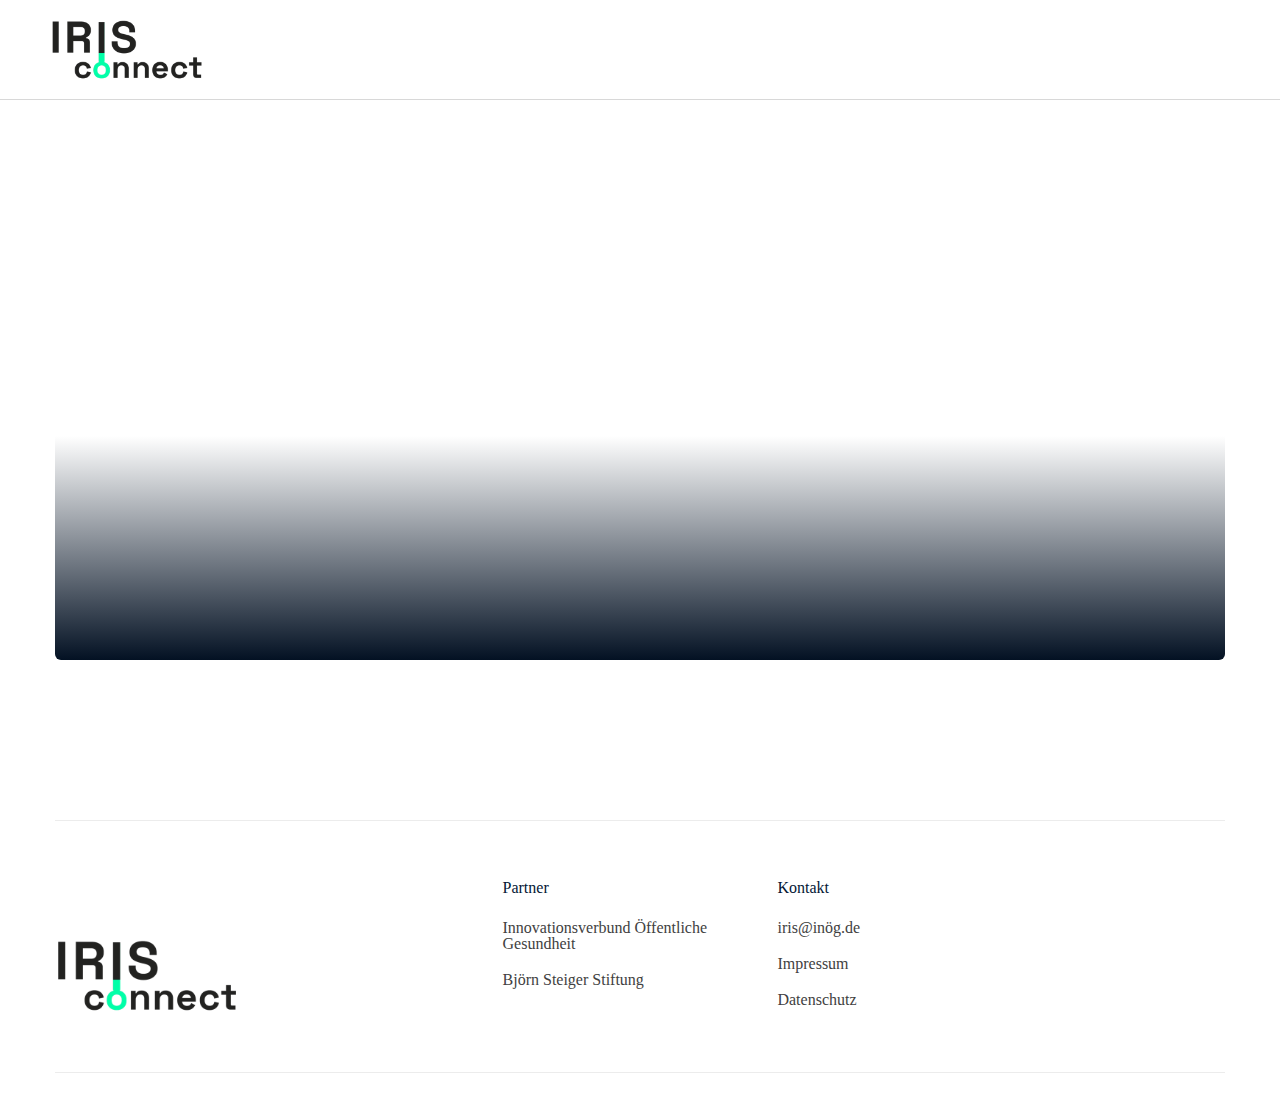
<file: detail_post.html>
<!DOCTYPE html>
<html lang="de">
<head>
  <meta charset="utf-8">
  <title>Cover - Webflow HTML website template</title>
  <meta content="Cover is a modern Webflow HTML website template with modern design and smooth animations. Full responsive template for the insurance company, consulting business and agencies." name="description">
  <meta content="Cover - Webflow HTML website template" property="og:title">
  <meta content="Cover is a modern Webflow HTML website template with modern design and smooth animations. Full responsive template for the insurance company, consulting business and agencies." property="og:description">
  <meta content="Cover - Webflow HTML website template" property="twitter:title">
  <meta content="Cover is a modern Webflow HTML website template with modern design and smooth animations. Full responsive template for the insurance company, consulting business and agencies." property="twitter:description">
  <meta property="og:type" content="website">
  <meta content="summary_large_image" name="twitter:card">
  <meta content="width=device-width, initial-scale=1" name="viewport">
  <meta name="description" content="IRIS Connect - Details"/>
  <link href="/css/normalize.css" rel="stylesheet" type="text/css">
  <link href="/css/webflow.css" rel="stylesheet" type="text/css">
  <link href="/css/inog-website-ac7d7855dc26e0b5ff1cab9973.webflow.css" rel="stylesheet" type="text/css">
  <script type="text/javascript">!function(o,c){var n=c.documentElement,t=" w-mod-";n.className+=t+"js",("ontouchstart"in o||o.DocumentTouch&&c instanceof DocumentTouch)&&(n.className+=t+"touch")}(window,document);</script>
  <link href="/images/favicon.png" rel="shortcut icon" type="image/x-icon">
  <link href="/images/webclip.png" rel="apple-touch-icon">
</head>
<body>
  <div data-collapse="medium" data-animation="default" data-duration="400" data-easing="ease-in-quad" data-easing2="ease-in-quad" data-doc-height="1" role="banner" class="navbar w-nav">
    <div class="navbar-background"></div>
    <div class="nav-block">
      <a href="#" class="brand w-nav-brand"><img src="/images/logo-iris-connect.png" loading="lazy" width="184" srcset="/images/logo-iris-connect-p-500.png 500w, /images/logo-iris-connect-p-800.png 800w, /images/logo-iris-connect-p-1080.png 1080w, /images/logo-iris-connect.png 1669w" sizes="(max-width: 479px) 66vw, 184px" alt="Logo IRIS Connect" class="image-7"></a>
      <nav role="navigation" class="nav-menu w-nav-menu">
        <div data-delay="0" data-hover="false" class="dropdown w-dropdown">
          <div class="dropdown-toggle w-dropdown-toggle"></div>
          <nav class="dropdown-list-vertical w-dropdown-list">
            <a href="#" class="dropdown-link-vertical w-dropdown-link">Home 1</a>
            <a href="#" class="dropdown-link-vertical w-dropdown-link">Home 2</a>
            <a href="#" class="dropdown-link-vertical w-dropdown-link">Home 3</a>
          </nav>
        </div>
      </nav>
      <div class="menu-button w-nav-button">
        <div class="menu-icon w-icon-nav-menu"></div>
      </div>
    </div>
  </div>
  <div class="header-section wf-section">
    <div class="blog-single-hero">
      <div class="blog-text-overlayer"></div>
      <div class="blog-info">
        <p class="category-blog-post"></p>
        <h2 class="blog-single-text"></h2>
        <p class="blog-date-single-page"></p>
      </div>
      <div class="blog-post-image"></div>
    </div>
  </div>
  <div class="section wf-section">
    <div id="We-Specialize" class="blog-content">
      <div class="rich-text-block w-richtext"></div>
    </div>
  </div>
  <div class="footer wf-section">
    <div class="footer-block">
      <div class="footer-divider"></div>
      <div class="w-layout-grid footer-grid">
        <div id="w-node-_23a2213f-f1e5-367e-fc87-519567ce2116-67ce2112" class="left-block-footer">
          <a href="#" class="footer-brand w-inline-block"><img src="/images/logo-iris-connect.png" width="184" srcset="/images/logo-iris-connect-p-500.png 500w, /images/logo-iris-connect-p-800.png 800w, /images/logo-iris-connect-p-1080.png 1080w, /images/logo-iris-connect.png 1669w" sizes="(max-width: 479px) 73vw, 184px" alt="Logo IRIS Connect" class="logo"></a>
        </div>
        <div id="w-node-_23a2213f-f1e5-367e-fc87-519567ce2126-67ce2112" class="block-footer">
          <h5 class="footer-title">Partner</h5>
          <a href="https://www.inoeg.de/" target="_blank" class="footer-link">Innovationsverbund Öffentliche Gesundheit</a>
          <a href="https://www.steiger-stiftung.de" target="_blank" class="footer-link">Björn Steiger Stiftung</a>
        </div>
        <div id="w-node-_23a2213f-f1e5-367e-fc87-519567ce212f-67ce2112" class="block-footer">
          <h5 class="footer-title">Kontakt</h5>
          <a href="mailto:info@inög.de" class="footer-link">iris@inög.de</a>
          <a href="/impressum.html" class="footer-link">Impressum</a>
          <a href="/datenschutz.html" class="footer-link">Datenschutz</a>
        </div>
      </div>
      <div class="footer-divider"></div>
      <div class="bottom-footer">
        <div class="social-media w-clearfix">
          <a href="#" class="footer-social-media w-inline-block"><img src="/images/Twitter-Icon.svg" alt="" class="_0margin"></a>
        </div>
      </div>
    </div>
  </div>
  <script src="https://d3e54v103j8qbb.cloudfront.net/js/jquery-3.5.1.min.dc5e7f18c8.js?site=609e55b08d9aef989925de0d" type="text/javascript" integrity="sha256-9/aliU8dGd2tb6OSsuzixeV4y/faTqgFtohetphbbj0=" crossorigin="anonymous"></script>
  <script src="/js/webflow.js" type="text/javascript"></script>
</body>
</html>
</file>
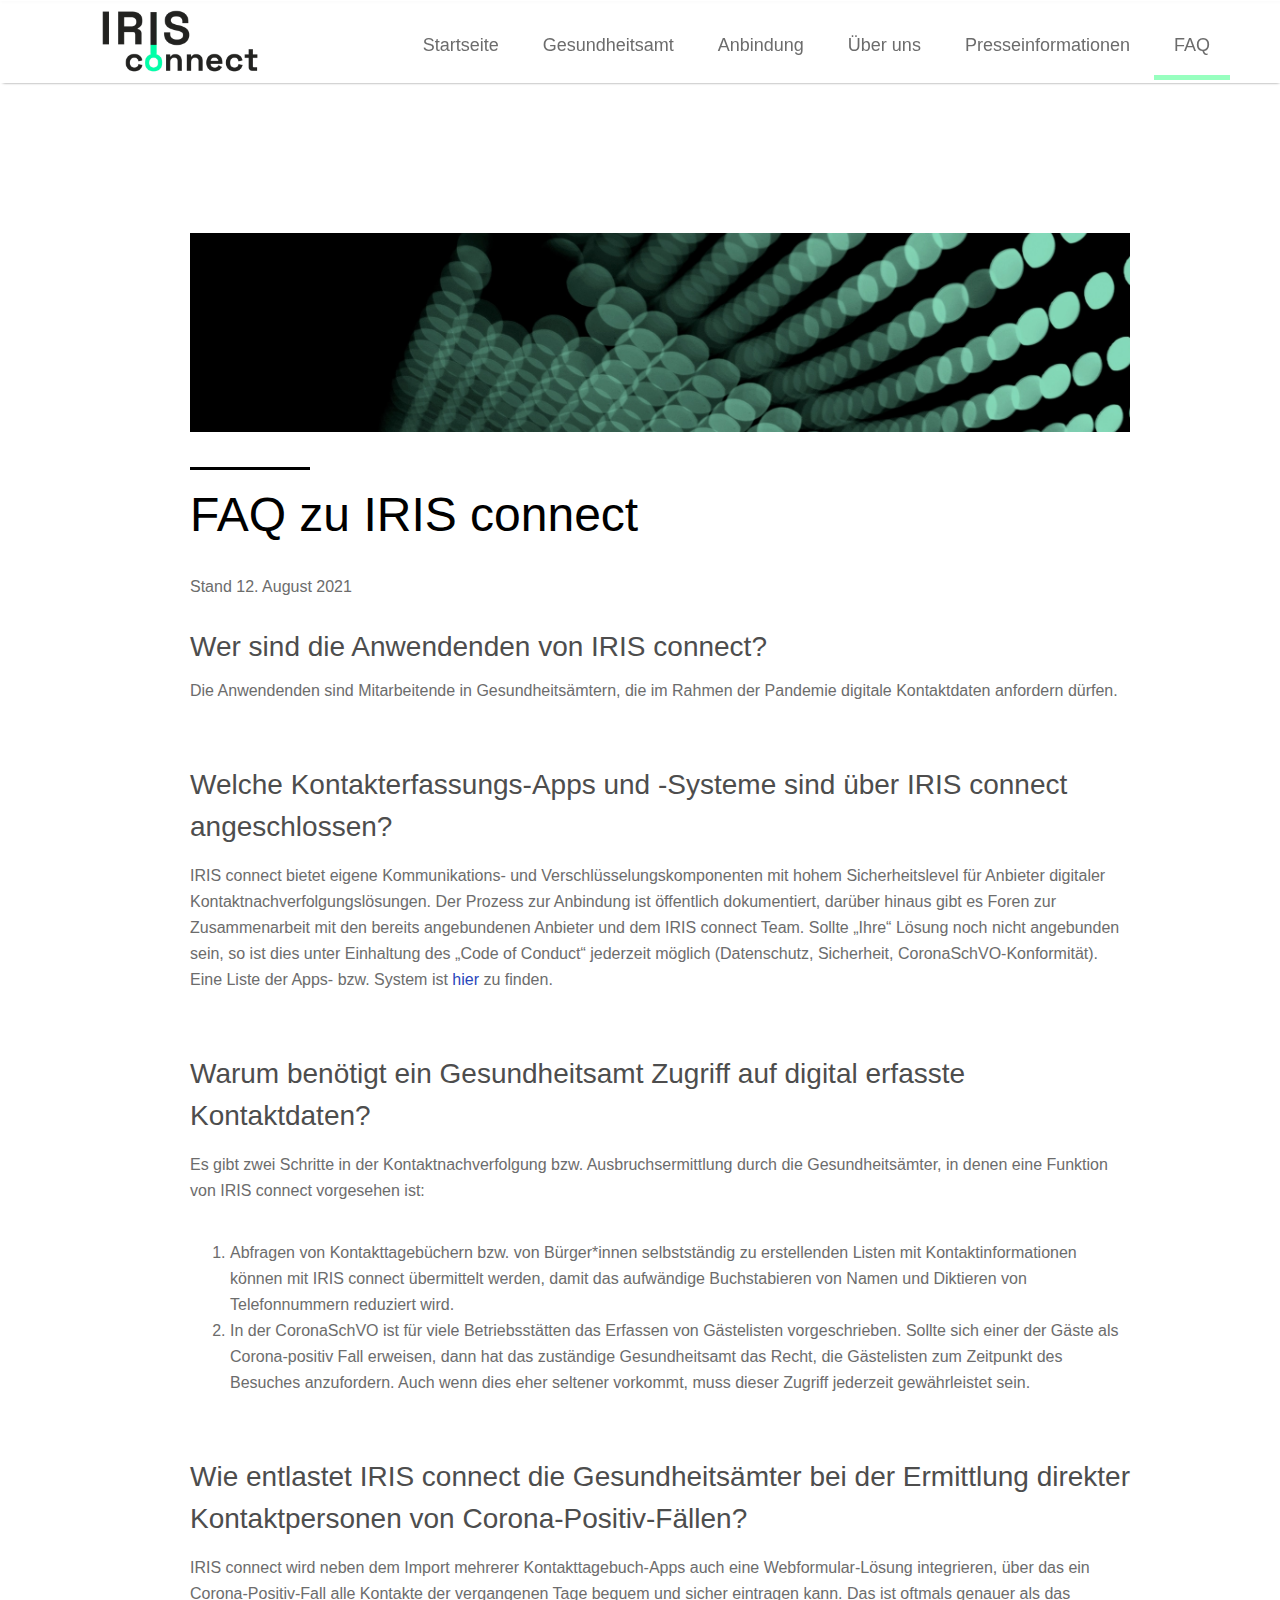
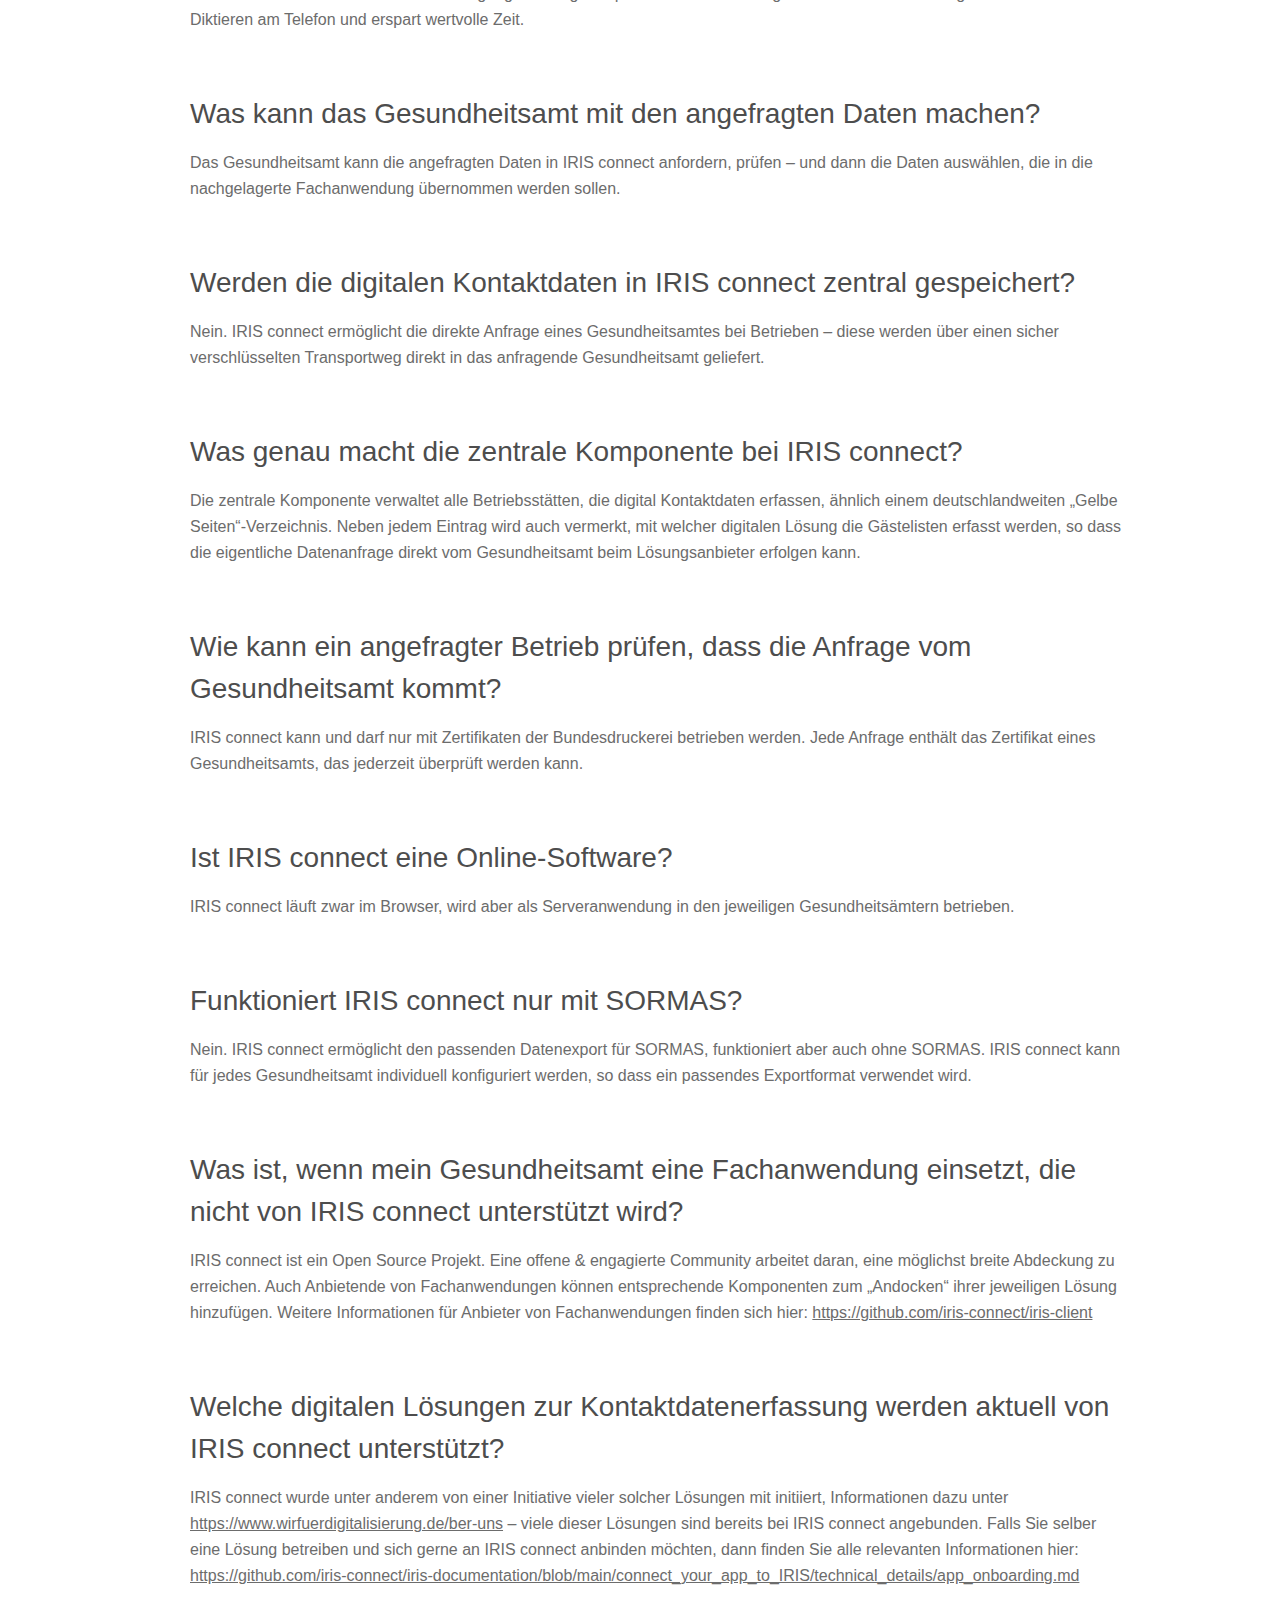
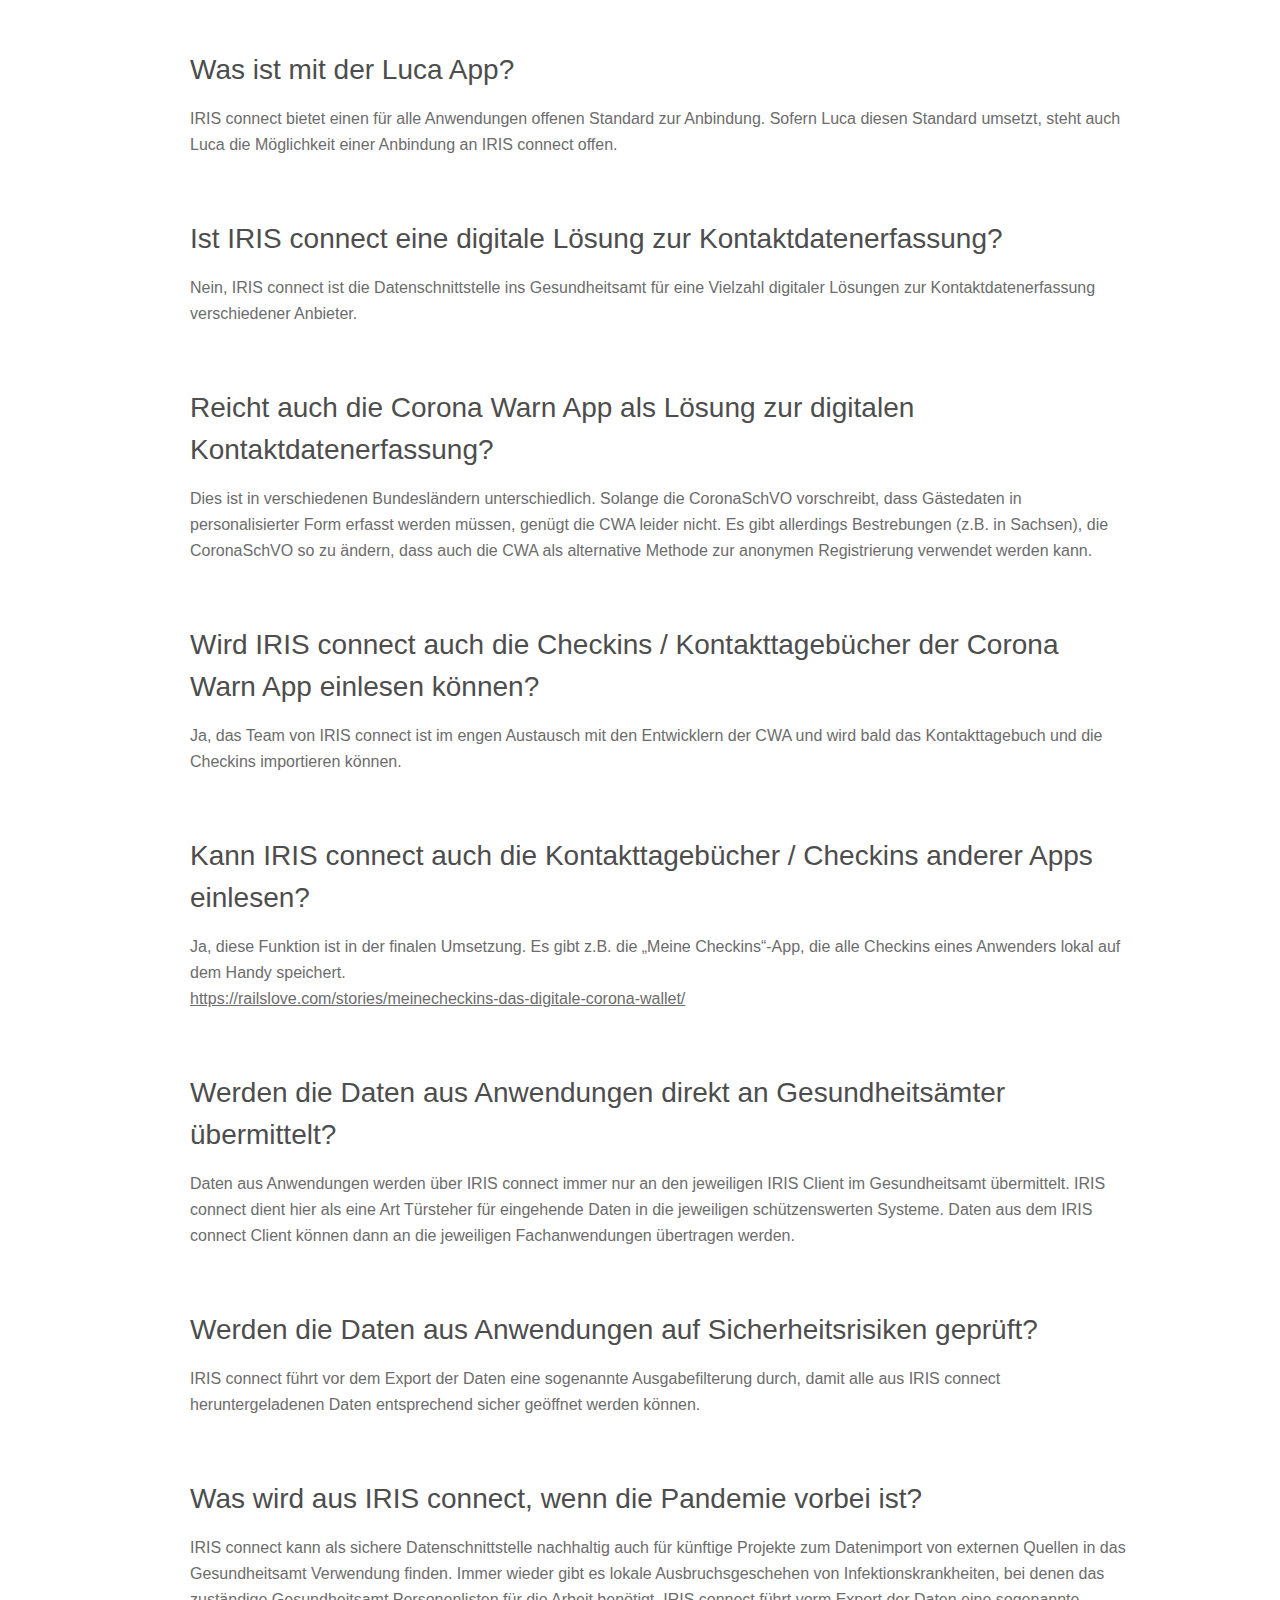
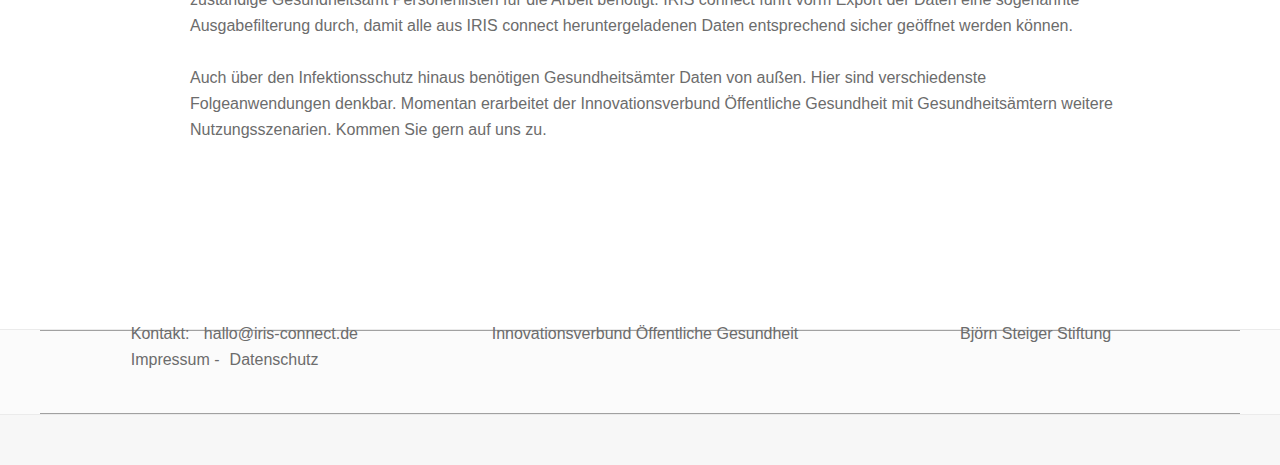
<file: faq.html>
<!DOCTYPE html>
<html lang="de">
<head>
  <meta charset="utf-8">
  <title>FAQ - IRIS connect</title>
  <meta content="FAQ - IRIS connect" property="og:title">
  <meta content="FAQ - IRIS connect" property="twitter:title">
  <meta content="width=device-width, initial-scale=1" name="viewport">
  <meta name="description" content="IRIS Connect - Frequently Asked Questions - FAQ"/>
  <link href="/css/normalize.css" rel="stylesheet" type="text/css">
  <link href="/css/webflow.css" rel="stylesheet" type="text/css">
  <link href="/css/inog-website-ac7d7855dc26e0b5ff1cab9973.webflow.css" rel="stylesheet" type="text/css">
  <script type="text/javascript">!function(o,c){var n=c.documentElement,t=" w-mod-";n.className+=t+"js",("ontouchstart"in o||o.DocumentTouch&&c instanceof DocumentTouch)&&(n.className+=t+"touch")}(window,document);</script>
  <link href="/images/favicon.png" rel="shortcut icon" type="image/x-icon">
  <link href="/images/webclip.png" rel="apple-touch-icon">
</head>
<body>
  <div data-collapse="medium" data-animation="default" data-duration="400" data-easing="ease" data-easing2="ease" role="banner" class="navbar-1 w-nav">
    <div class="container-4 w-container">
      <a href="/" class="w-nav-brand"><img src="/images/logo-iris-connect.png" loading="lazy" width="160" sizes="160px" srcset="/images/logo-iris-connect-p-500.png 500w, /images/logo-iris-connect-p-800.png 800w, /images/logo-iris-connect-p-1080.png 1080w, /images/logo-iris-connect.png 1669w" alt="Logo IRIS Connect" class="image-13"></a>
      <nav role="navigation" class="nav-menu-2 w-nav-menu">
        <a href="/" class="nav-list w-nav-link">Startseite</a>
        <a href="/gesundheitsamt.html" class="nav-list w-nav-link">Gesundheitsamt</a>
        <a href="/anbindung.html" class="nav-list w-nav-link">Anbindung</a>
        <a href="/uber-uns.html" class="nav-list w-nav-link">Über uns</a>
        <a href="/presseinformationen.html" class="nav-list w-nav-link">Presseinformationen</a>
        <a href="/faq.html" aria-current="page" class="nav-list w-nav-link w--current">FAQ</a>
      </nav>
      <div class="menu-button-2 w-nav-button">
        <div class="icon-3 w-icon-nav-menu"></div>
      </div>
    </div>
  </div>
  <div class="wrapper-pages">
    <div data-collapse="medium" data-animation="default" data-duration="400" data-easing="ease" data-easing2="ease" role="banner" class="sticky-navbar w-nav"></div>
    <div id="Hero-Section" class="section-1 startseite faq wf-section">
      <div class="container-8 w-container"><img src="/images/FAQs1.jpg" loading="lazy" sizes="(max-width: 479px) 100vw, (max-width: 991px) 90vw, 92vw" srcset="/images/FAQs1-p-500.jpeg 500w, /images/FAQs1-p-800.jpeg 800w, /images/FAQs1-p-1080.jpeg 1080w, /images/FAQs1-p-2000.jpeg 2000w, /images/FAQs1.jpg 2535w" alt="">
        <div class="hr"></div>
        <h1 class="heading-3">FAQ zu IRIS connect</h1>
        <p class="paragraph-13">Stand 12. August 2021<br>‍</p>
        <h2 class="heading-3 h2">Wer sind die Anwendenden von IRIS connect?</h2>
        <p class="a-p-4">Die Anwendenden sind Mitarbeitende in Gesundheitsämtern, die im Rahmen der Pandemie digitale Kontaktdaten anfordern dürfen.<br></p>
        <h2 class="heading-3 h2 faq">Welche Kontakterfassungs-Apps und -Systeme sind über IRIS connect angeschlossen?</h2>
        <p class="a-p-4 bereits-angebunden">IRIS connect bietet eigene Kommunikations- und Verschlüsselungskomponenten mit hohem Sicherheitslevel für Anbieter digitaler Kontaktnachverfolgungslösungen. Der Prozess zur Anbindung ist öffentlich dokumentiert, darüber hinaus gibt es Foren zur Zusammenarbeit mit den bereits angebundenen Anbieter und dem IRIS connect Team. Sollte „Ihre“ Lösung noch nicht angebunden sein, so ist dies unter Einhaltung des „Code of Conduct“ jederzeit möglich (Datenschutz, Sicherheit, CoronaSchVO-Konformität).<br>Eine Liste der Apps- bzw. System ist <a href="https://www.iris-connect.de/anbindung.html#applist">hier</a> zu finden.<br></p>
        <h2 class="heading-3 h2 faq">Warum benötigt ein Gesundheitsamt Zugriff auf digital erfasste Kontaktdaten?</h2>
        <p class="a-p-4 bereits-angebunden">Es gibt zwei Schritte in der Kontaktnachverfolgung bzw. Ausbruchsermittlung durch die Gesundheitsämter, in denen eine Funktion von IRIS connect vorgesehen ist:<br><br></p>
        <ul role="list" class="list-6">
          <li class="list-item-12">Abfragen von Kontakttagebüchern bzw. von Bürger*innen selbstständig zu erstellenden Listen mit Kontaktinformationen können mit IRIS connect übermittelt werden, damit das aufwändige Buchstabieren von Namen und Diktieren von Telefonnummern reduziert wird.</li>
          <li class="list-item-12">In der CoronaSchVO ist für viele Betriebsstätten das Erfassen von Gästelisten vorgeschrieben. Sollte sich einer der Gäste als Corona-positiv Fall erweisen, dann hat das zuständige Gesundheitsamt das Recht, die Gästelisten zum Zeitpunkt des Besuches anzufordern. Auch wenn dies eher seltener vorkommt, muss dieser Zugriff jederzeit gewährleistet sein.</li>
        </ul>
        <h2 class="heading-3 h2 faq">Wie entlastet IRIS connect die Gesundheitsämter bei der Ermittlung direkter Kontaktpersonen von Corona-Positiv-Fällen?</h2>
        <p class="a-p-4">IRIS connect wird neben dem Import mehrerer Kontakttagebuch-Apps auch eine Webformular-Lösung integrieren, über das ein Corona-Positiv-Fall alle Kontakte der vergangenen Tage bequem und sicher eintragen kann. Das ist oftmals genauer als das Diktieren am Telefon und erspart wertvolle Zeit.<br></p>
        <h2 class="heading-3 h2 faq">Was kann das Gesundheitsamt mit den angefragten Daten machen?</h2>
        <p class="a-p-4">Das Gesundheitsamt kann die angefragten Daten in IRIS connect anfordern, prüfen – und dann die Daten auswählen, die in die nachgelagerte Fachanwendung übernommen werden sollen.</p>
        <h2 class="heading-3 h2 faq">Werden die digitalen Kontaktdaten in IRIS connect zentral gespeichert?</h2>
        <p class="a-p-4">Nein. IRIS connect ermöglicht die direkte Anfrage eines Gesundheitsamtes bei Betrieben – diese werden über einen sicher verschlüsselten Transportweg direkt in das anfragende Gesundheitsamt geliefert.<br></p>
        <h2 class="heading-3 h2 faq">Was genau macht die zentrale Komponente bei IRIS connect?</h2>
        <p class="a-p-4">Die zentrale Komponente verwaltet alle Betriebsstätten, die digital Kontaktdaten erfassen, ähnlich einem deutschlandweiten „Gelbe Seiten“-Verzeichnis. Neben jedem Eintrag wird auch vermerkt, mit welcher digitalen Lösung die Gästelisten erfasst werden, so dass die eigentliche Datenanfrage direkt vom Gesundheitsamt beim Lösungsanbieter erfolgen kann.<br></p>
        <h2 class="heading-3 h2"><strong class="heading-3 h2 faq">Wie kann ein angefragter Betrieb prüfen, dass die Anfrage vom Gesundheitsamt kommt?<br></strong></h2>
        <p class="a-p-4">IRIS connect kann und darf nur mit Zertifikaten der Bundesdruckerei betrieben werden. Jede Anfrage enthält das Zertifikat eines Gesundheitsamts, das jederzeit überprüft werden kann.<br></p>
        <h2 class="heading-3 h2 faq">Ist IRIS connect eine Online-Software?</h2>
        <p class="a-p-4">IRIS connect läuft zwar im Browser, wird aber als Serveranwendung in den jeweiligen Gesundheitsämtern betrieben.<br></p>
        <h2 class="heading-3 h2 faq">Funktioniert IRIS connect nur mit SORMAS?</h2>
        <p class="a-p-4">Nein. IRIS connect ermöglicht den passenden Datenexport für SORMAS, funktioniert aber auch ohne SORMAS. IRIS connect kann für jedes Gesundheitsamt individuell konfiguriert werden, so dass ein passendes Exportformat verwendet wird.<br></p>
        <h2 class="heading-3 h2 faq">Was ist, wenn mein Gesundheitsamt eine Fachanwendung einsetzt, die nicht von IRIS connect unterstützt wird?</h2>
        <p class="a-p-4">IRIS connect ist ein Open Source Projekt. Eine offene &amp; engagierte Community arbeitet daran, eine möglichst breite Abdeckung zu erreichen. Auch Anbietende von Fachanwendungen können entsprechende Komponenten zum „Andocken“ ihrer jeweiligen Lösung hinzufügen. Weitere Informationen für Anbieter von Fachanwendungen finden sich hier: <a href="https://github.com/iris-connect/iris-client" class="textlinks-3">https://github.com/iris-connect/iris-client</a>
        </p>
        <h2 class="heading-3 h2 faq">Welche digitalen Lösungen zur Kontaktdatenerfassung werden aktuell von IRIS connect unterstützt?</h2>
        <p class="a-p-4">IRIS connect wurde unter anderem von einer Initiative vieler solcher Lösungen mit initiiert, Informationen dazu unter<br>
          <a href="https://www.wirfuerdigitalisierung.de/ber-uns" class="textlinks-3">https://www.wirfuerdigitalisierung.de/ber-uns</a> – viele dieser Lösungen sind bereits bei IRIS connect angebunden. Falls Sie selber eine Lösung betreiben und sich gerne an IRIS connect anbinden möchten, dann finden Sie alle relevanten Informationen hier:<br>
          <a href="https://github.com/iris-connect/iris-documentation/blob/main/connect_your_app_to_IRIS/technical_details/app_onboarding.md" class="textlinks-3">https://github.com/iris-connect/iris-documentation/blob/main/connect_your_app_to_IRIS/technical_details/app_onboarding.md</a>
        </p>
        <h2 class="heading-3 h2 faq">Was ist mit der Luca App?</h2>
        <p class="a-p-4">IRIS connect bietet einen für alle Anwendungen offenen Standard zur Anbindung. Sofern Luca diesen Standard umsetzt, steht auch Luca die Möglichkeit einer Anbindung an IRIS connect offen.</p>
        <h2 class="heading-3 h2 faq">Ist IRIS connect eine digitale Lösung zur Kontaktdatenerfassung?</h2>
        <p class="a-p-4">Nein, IRIS connect ist die Datenschnittstelle ins Gesundheitsamt für eine Vielzahl digitaler Lösungen zur Kontaktdatenerfassung verschiedener Anbieter.</p>
        <h2 class="heading-3 h2 faq">Reicht auch die Corona Warn App als Lösung zur digitalen Kontaktdatenerfassung?</h2>
        <p class="a-p-4">Dies ist in verschiedenen Bundesländern unterschiedlich. Solange die CoronaSchVO vorschreibt, dass Gästedaten in personalisierter Form erfasst werden müssen, genügt die CWA leider nicht. Es gibt allerdings Bestrebungen (z.B. in Sachsen), die CoronaSchVO so zu ändern, dass auch die CWA als alternative Methode zur anonymen Registrierung verwendet werden kann.</p>
        <h2 class="heading-3 h2 faq">Wird IRIS connect auch die Checkins / Kontakttagebücher der Corona Warn App einlesen können?</h2>
        <p class="paragraph-12">Ja, das Team von IRIS connect ist im engen Austausch mit den Entwicklern der CWA und wird bald das Kontakttagebuch und die Checkins importieren können.</p>
        <h2 class="heading-3 h2 faq">Kann IRIS connect auch die Kontakttagebücher / Checkins anderer Apps einlesen?</h2>
        <p class="a-p-4">Ja, diese Funktion ist in der finalen Umsetzung. Es gibt z.B. die „Meine Checkins“-App, die alle Checkins eines Anwenders lokal auf dem Handy speichert.<br>
          <a href="https://railslove.com/stories/meinecheckins-das-digitale-corona-wallet/" class="link-10">https://railslove.com/stories/meinecheckins-das-digitale-corona-wallet/</a>
        </p>
        <h2 class="heading-3 h2 faq">Werden die Daten aus Anwendungen direkt an Gesundheitsämter übermittelt?</h2>
        <p class="a-p-4">Daten aus Anwendungen werden über IRIS connect immer nur an den jeweiligen IRIS Client im Gesundheitsamt übermittelt. IRIS connect dient hier als eine Art Türsteher für eingehende Daten in die jeweiligen schützenswerten Systeme. Daten aus dem IRIS connect Client können dann an die jeweiligen Fachanwendungen übertragen werden. <br></p>
        <h2 class="heading-3 h2 faq">Werden die Daten aus Anwendungen auf Sicherheitsrisiken geprüft?</h2>
        <p class="a-p-4">IRIS connect führt vor dem Export der Daten eine sogenannte Ausgabefilterung durch, damit alle aus IRIS connect heruntergeladenen Daten entsprechend sicher geöffnet werden können.</p>
        <h2 class="heading-3 h2 faq">Was wird aus IRIS connect, wenn die Pandemie vorbei ist?</h2>
        <p class="a-p-4">IRIS connect kann als sichere Datenschnittstelle nachhaltig auch für künftige Projekte zum Datenimport von externen Quellen in das Gesundheitsamt Verwendung finden. Immer wieder gibt es lokale Ausbruchsgeschehen von Infektionskrankheiten, bei denen das zuständige Gesundheitsamt Personenlisten für die Arbeit benötigt. IRIS connect führt vorm Export der Daten eine sogenannte Ausgabefilterung durch, damit alle aus IRIS connect heruntergeladenen Daten entsprechend sicher geöffnet werden können.<br><br>Auch über den Infektionsschutz hinaus benötigen Gesundheitsämter Daten von außen. Hier sind verschiedenste Folgeanwendungen denkbar. Momentan erarbeitet der Innovationsverbund Öffentliche Gesundheit mit Gesundheitsämtern weitere Nutzungsszenarien. Kommen Sie gern auf uns zu.<br><br></p>
      </div>
    </div>
    <div class="section-2 footer-section wf-section">
      <div class="container w-container">
        <div class="center-content"><img src="/images/Logo-IRIS-BSS-INOEG-horizontal-1.png" loading="lazy" srcset="/images/Logo-IRIS-BSS-INOEG-horizontal-1-p-500.png 500w, /images/Logo-IRIS-BSS-INOEG-horizontal-1-p-800.png 800w, /images/Logo-IRIS-BSS-INOEG-horizontal-1-p-1080.png 1080w, /images/Logo-IRIS-BSS-INOEG-horizontal-1-p-2000.png 2000w, /images/Logo-IRIS-BSS-INOEG-horizontal-1-p-2600.png 2600w, /images/Logo-IRIS-BSS-INOEG-horizontal-1-p-3200.png 3200w, /images/Logo-IRIS-BSS-INOEG-horizontal-1.png 4001w" sizes="100vw" alt="" class="image-41"></div>
        <div class="columns-10 w-row">
          <div class="column-11 w-col w-col-4">
            <p class="paragraph-10">Kontakt: <a href="mailto:hallo@iris-connect.de" class="link-gr-n">hallo@iris-connect.de</a>
              <a href="/impressum.html" class="link-gr-n"><br>Impressum </a>-<a href="/datenschutz.html" class="link-gr-n">Datenschutz</a>
            </p>
          </div>
          <div class="column-11 w-col w-col-4">
            <p>
              <a href="https://www.inoeg.de/" class="link-gr-n">Innovationsverbund Öffentliche Gesundheit</a>
            </p>
          </div>
          <div class="column-10 w-col w-col-4">
            <p>
              <a href="https://www.steiger-stiftung.de/" class="link-gr-n">Björn Steiger Stiftung</a>
            </p>
          </div>
        </div>
      </div>
      <div class="sub-footer">
        <div class="container-2"></div>
      </div>
    </div>
  </div>
  <script src="https://d3e54v103j8qbb.cloudfront.net/js/jquery-3.5.1.min.dc5e7f18c8.js?site=609e55b08d9aef989925de0d" type="text/javascript" integrity="sha256-9/aliU8dGd2tb6OSsuzixeV4y/faTqgFtohetphbbj0=" crossorigin="anonymous"></script>
  <script src="/js/webflow.js" type="text/javascript"></script>
</body>
</html>
</file>
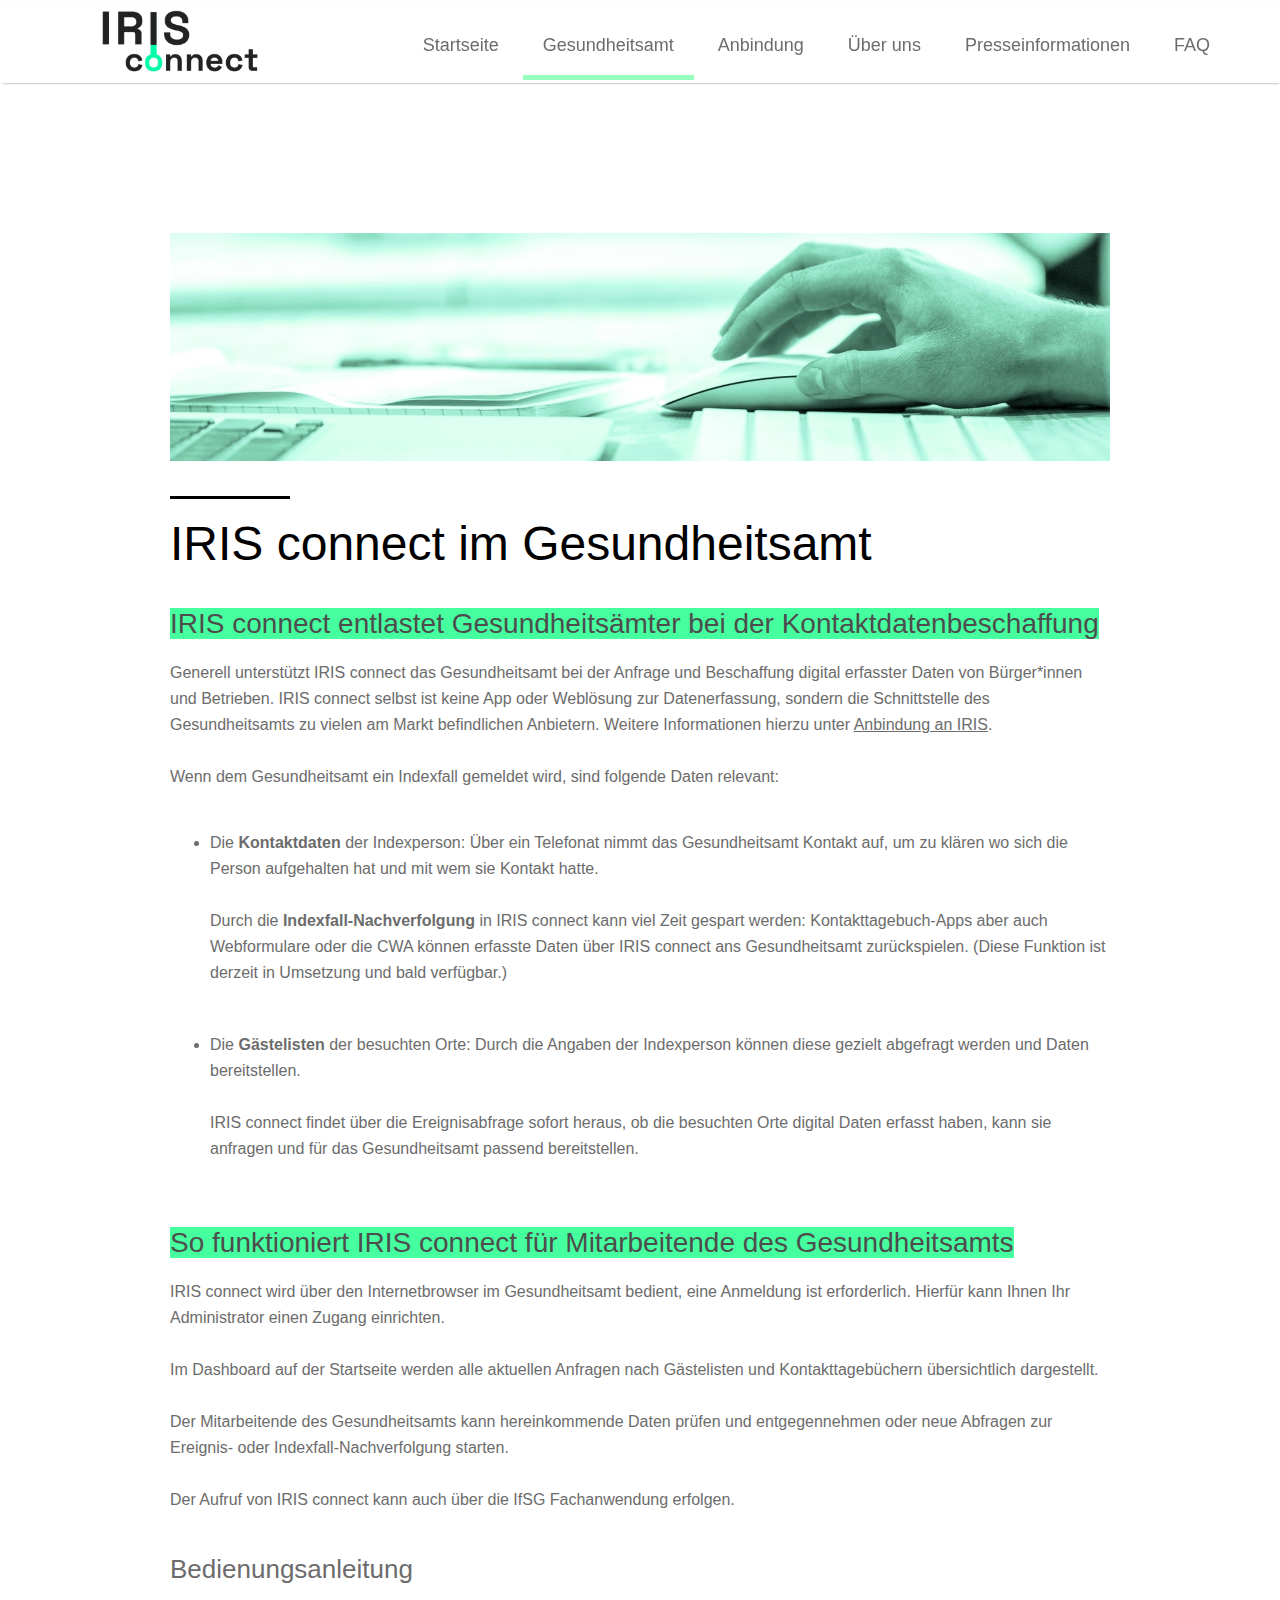
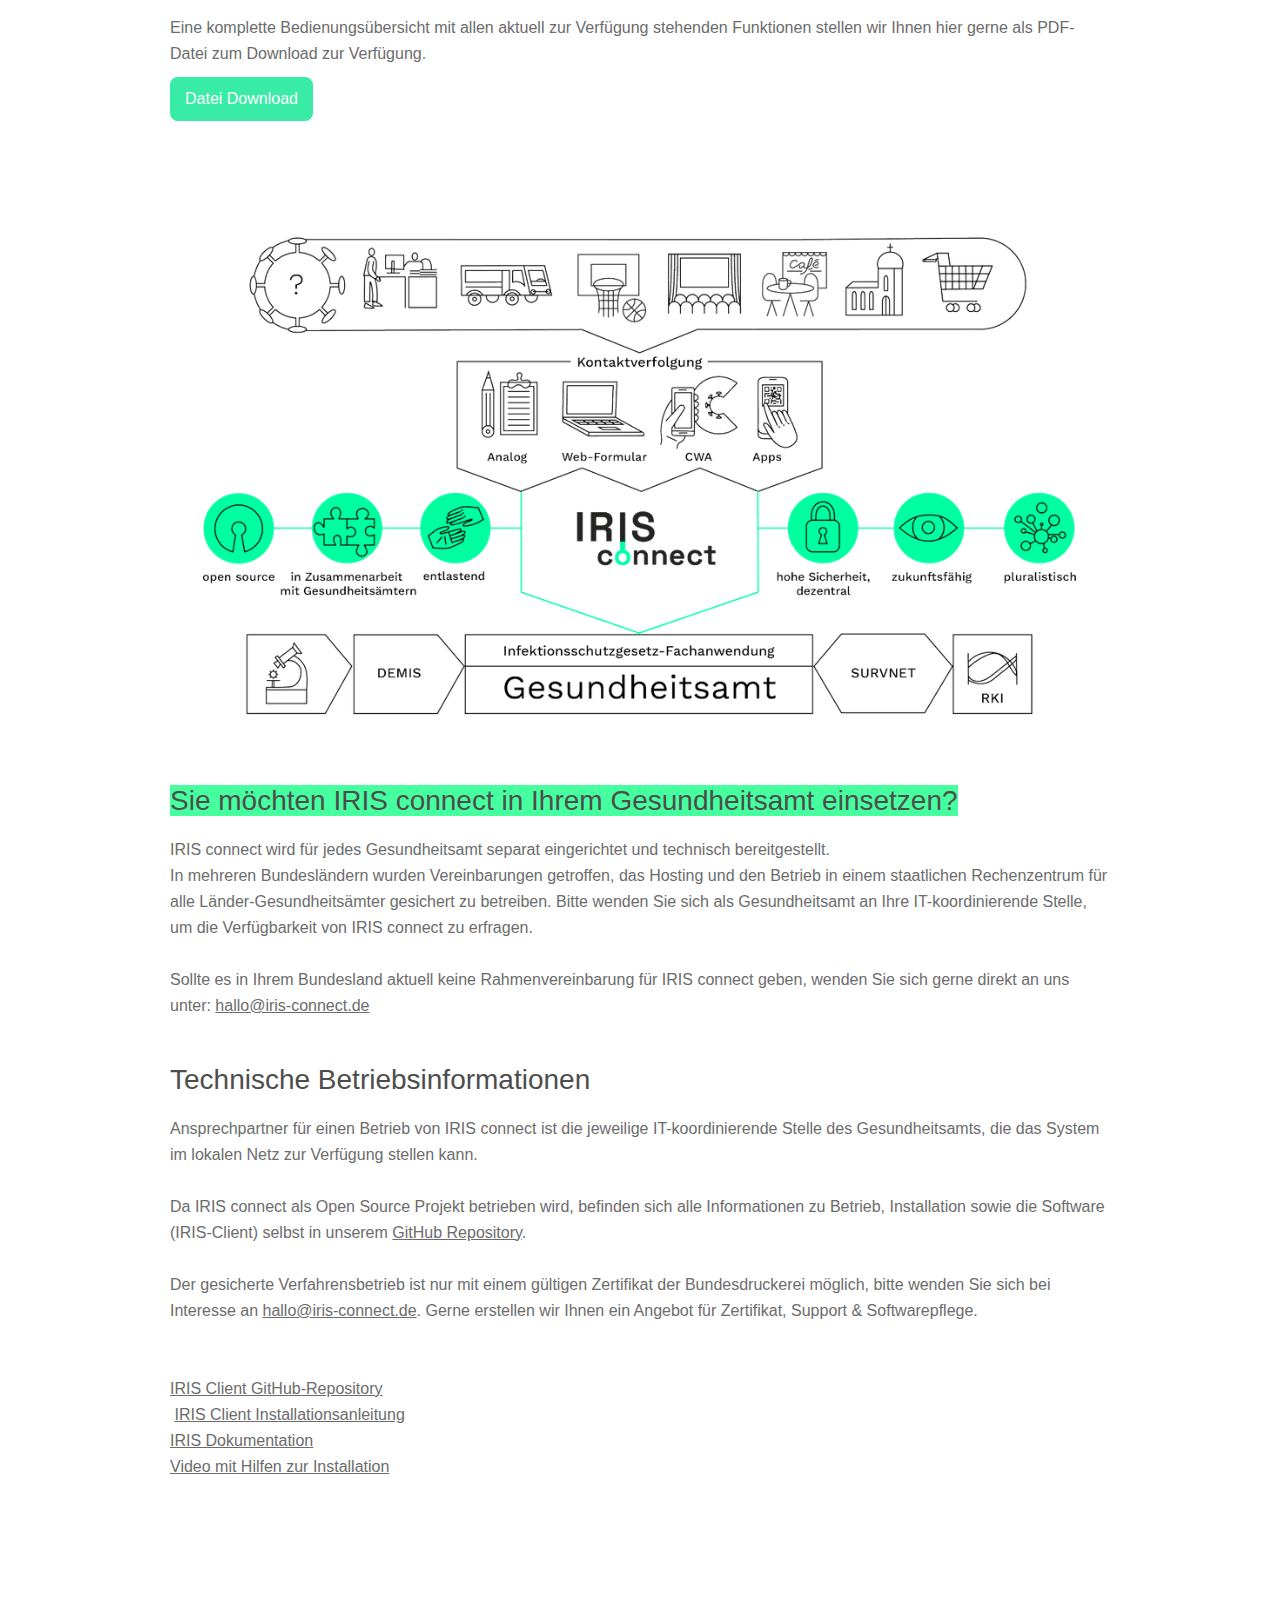
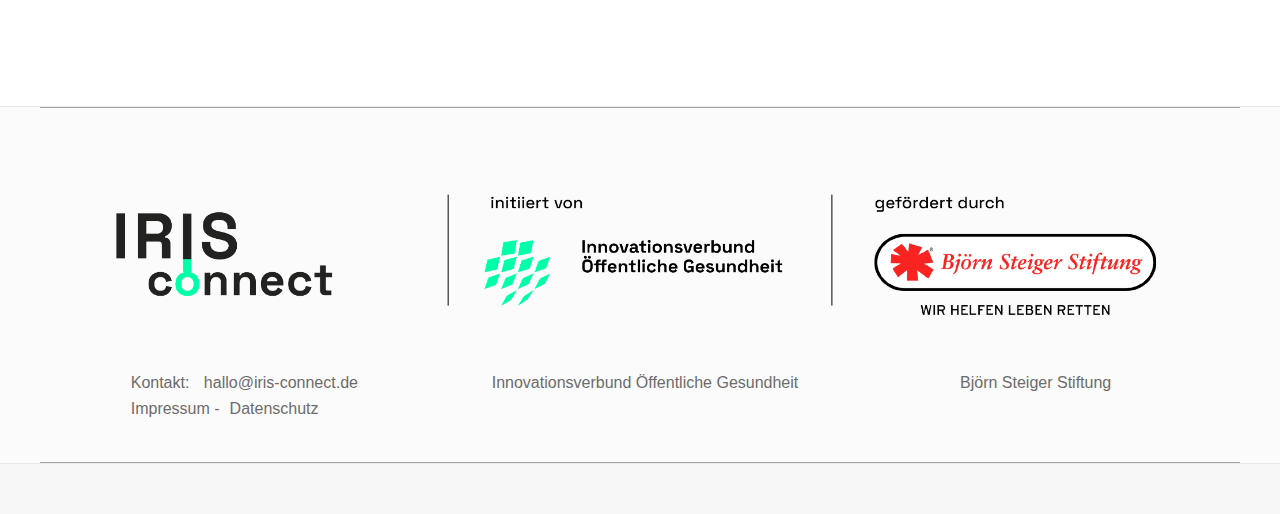
<file: gesundheitsamt.html>
<!DOCTYPE html>
<html lang="de">
<head>
  <meta charset="utf-8">
  <title>Gesundheitsamt - IRIS connect</title>
  <meta content="Gesundheitsamt - IRIS connect" property="og:title">
  <meta content="Gesundheitsamt - IRIS connect" property="twitter:title">
  <meta content="width=device-width, initial-scale=1" name="viewport">
  <meta name="description" content="IRIS Connect - Gesundheitsamt"/>
  <link href="/css/normalize.css" rel="stylesheet" type="text/css">
  <link href="/css/webflow.css" rel="stylesheet" type="text/css">
  <link href="/css/inog-website-ac7d7855dc26e0b5ff1cab9973.webflow.css" rel="stylesheet" type="text/css">
  <script type="text/javascript">!function(o,c){var n=c.documentElement,t=" w-mod-";n.className+=t+"js",("ontouchstart"in o||o.DocumentTouch&&c instanceof DocumentTouch)&&(n.className+=t+"touch")}(window,document);</script>
  <link href="/images/favicon.png" rel="shortcut icon" type="image/x-icon">
  <link href="/images/webclip.png" rel="apple-touch-icon">
</head>
<body>
  <div data-collapse="medium" data-animation="default" data-duration="400" data-easing="ease" data-easing2="ease" role="banner" class="navbar-1 w-nav">
    <div class="container-4 w-container">
      <a href="#" class="w-nav-brand"><img src="/images/logo-iris-connect.png" loading="lazy" width="160" sizes="160px" srcset="/images/logo-iris-connect-p-500.png 500w, /images/logo-iris-connect-p-800.png 800w, /images/logo-iris-connect-p-1080.png 1080w, /images/logo-iris-connect.png 1669w" alt="Logo IRIS Connect" class="image-13"></a>
      <nav role="navigation" class="nav-menu-2 w-nav-menu">
        <a href="/" class="nav-list w-nav-link">Startseite</a>
        <a href="/gesundheitsamt.html" aria-current="page" class="nav-list w-nav-link w--current">Gesundheitsamt</a>
        <a href="/anbindung.html" class="nav-list w-nav-link">Anbindung</a>
        <a href="/uber-uns.html" class="nav-list w-nav-link">Über uns</a>
        <a href="/presseinformationen.html" class="nav-list w-nav-link">Presseinformationen</a>
        <a href="/faq.html" class="nav-list w-nav-link">FAQ</a>
      </nav>
      <div class="menu-button-2 w-nav-button">
        <div class="icon-3 w-icon-nav-menu"></div>
      </div>
    </div>
  </div>
  <div class="wrapper-pages">
    <div data-collapse="medium" data-animation="default" data-duration="400" data-easing="ease" data-easing2="ease" role="banner" class="sticky-navbar w-nav"></div>
    <div id="Hero-Section" class="section-1 startseite gesundheitsamt wf-section">
      <div class="container-8 w-container"><img src="/images/Gesundheitsamt1.jpg" loading="lazy" width="940" sizes="(max-width: 479px) 92vw, (max-width: 767px) 95vw, (max-width: 991px) 728px, 940px" srcset="/images/Gesundheitsamt1-p-500.jpeg 500w, /images/Gesundheitsamt1-p-800.jpeg 800w, /images/Gesundheitsamt1-p-1600.jpeg 1600w, /images/Gesundheitsamt1-p-2000.jpeg 2000w, /images/Gesundheitsamt1.jpg 2535w" alt="Gesundheitsamt" class="image-34">
        <div class="hr"></div>
        <h1 class="heading-3 g-h1">IRIS connect im Gesundheitsamt</h1>
        <h1 class="heading-3 h2 highlightinline">IRIS connect entlastet Gesundheitsämter bei der Kontaktdatenbeschaffung</h1>
        <p class="gesundheitsamt-p">Generell unterstützt IRIS connect das Gesundheitsamt bei der Anfrage und Beschaffung digital erfasster Daten von Bürger*innen und Betrieben. IRIS connect selbst ist keine App oder Weblösung zur Datenerfassung, sondern die Schnittstelle des Gesundheitsamts zu vielen am Markt befindlichen Anbietern. Weitere Informationen hierzu unter <a href="/anbindung.html" class="textlinks">Anbindung an IRIS</a>.<br><br>Wenn dem Gesundheitsamt ein Indexfall gemeldet wird, sind folgende Daten relevant:<br></p>
        <ul role="list" class="list-2">
          <li class="all-list-items">Die <strong>Kontaktdaten</strong> der Indexperson: Über ein Telefonat nimmt das Gesundheitsamt Kontakt auf, um zu klären wo sich die Person aufgehalten hat und mit wem sie Kontakt hatte. <br>‍<br>Durch die <strong>Indexfall-Nachverfolgung</strong> in IRIS connect kann viel Zeit gespart werden: Kontakttagebuch-Apps aber auch Webformulare oder die CWA können erfasste Daten über IRIS connect ans Gesundheitsamt zurückspielen. (Diese Funktion ist derzeit in Umsetzung und bald verfügbar.)<br>‍</li>
          <li class="all-list-items marginbottom"><strong class="gr-n">Die </strong><strong>Gästelisten</strong><strong class="gr-n"> der besuchten Orte: Durch die Angaben der Indexperson können diese gezielt abgefragt werden und Daten bereitstellen.<br><br>IRIS connect findet über die Ereignisabfrage sofort heraus, ob die besuchten Orte digital Daten erfasst haben, kann sie anfragen und für das Gesundheitsamt passend bereitstellen.</strong></li>
        </ul>
        <h1 class="heading-3 h2 highlightinline margin-top">So funktioniert IRIS connect für Mitarbeitende des Gesundheitsamts</h1>
        <p class="gesundheitsamt-p">IRIS connect wird über den Internetbrowser im Gesundheitsamt bedient, eine Anmeldung ist erforderlich. Hierfür kann Ihnen Ihr Administrator einen Zugang einrichten.<br>‍<br>Im Dashboard auf der Startseite werden alle aktuellen Anfragen nach Gästelisten und Kontakttagebüchern übersichtlich dargestellt.<br>‍<br>Der Mitarbeitende des Gesundheitsamts kann hereinkommende Daten prüfen und entgegennehmen oder neue Abfragen zur Ereignis- oder Indexfall-Nachverfolgung starten.<br>‍<br>Der Aufruf von IRIS connect kann auch über die IfSG Fachanwendung erfolgen.</p>
        <h1 class="heading-3 h3">Bedienungsanleitung</h1>
        <p class="gesundheitsamt-p bedienungsanleitung">Eine komplette Bedienungsübersicht mit allen aktuell zur Verfügung stehenden Funktionen stellen wir Ihnen hier gerne als PDF-Datei zum Download zur Verfügung.<br></p>
        <a href="/documents/IRIS-Benutzeranleitung-v.1.pdf" class="button-3 w-button">Datei Download</a>
        <div class="schaubild-1"><img src="/images/Schaubild-Iris-connect-transparent.png" loading="lazy" sizes="(max-width: 479px) 92vw, (max-width: 767px) 95vw, (max-width: 991px) 728px, 940px" srcset="/images/Schaubild-Iris-connect-transparent-p-500.png 500w, /images/Schaubild-Iris-connect-transparent-p-800.png 800w, /images/Schaubild-Iris-connect-transparent-p-1080.png 1080w, /images/Schaubild-Iris-connect-transparent-p-2000.png 2000w, /images/Schaubild-Iris-connect-transparent-p-2600.png 2600w, /images/Schaubild-Iris-connect-transparent.png 4001w" alt="Schaubild IRIS" class="image-39"></div>
        <h1 class="heading-3 h2 unter-link highlightinliune">Sie möchten IRIS connect in Ihrem Gesundheitsamt einsetzen?</h1>
        <p class="gesundheitsamt-p">IRIS connect wird für jedes Gesundheitsamt separat eingerichtet und technisch bereitgestellt. <br>In mehreren Bundesländern wurden Vereinbarungen getroffen, das Hosting und den Betrieb in einem staatlichen Rechenzentrum für alle Länder-Gesundheitsämter gesichert zu betreiben. Bitte wenden Sie sich als Gesundheitsamt an Ihre IT-koordinierende Stelle, um die Verfügbarkeit von IRIS connect zu erfragen.<br><br>Sollte es in Ihrem Bundesland aktuell keine Rahmenvereinbarung für IRIS connect geben, wenden Sie sich gerne direkt an uns unter: <a href="mailto: hallo@iris-connect.de" class="textlinks">hallo@iris-connect.de</a><br></p>
        <h1 class="heading-3 h2">Technische Betriebsinformationen</h1>
        <p class="gesundheitsamt-p">Ansprechpartner für einen Betrieb von IRIS connect ist die jeweilige IT-koordinierende Stelle des Gesundheitsamts, die das System im lokalen Netz zur Verfügung stellen kann.<br>‍<br>Da IRIS connect als Open Source Projekt betrieben wird, befinden sich alle Informationen zu Betrieb, Installation sowie die Software (IRIS-Client) selbst in unserem <a href="https://github.com/iris-connect/iris-client" class="textlinks">GitHub Repository</a>.<br>‍<br>Der gesicherte Verfahrensbetrieb ist nur mit einem gültigen Zertifikat der Bundesdruckerei möglich, bitte wenden Sie sich bei Interesse an <a target="_blank" href="mailto:hallo@iris-connect.de" class="textlinks">hallo@iris-connect.de</a>. Gerne erstellen wir Ihnen ein Angebot für Zertifikat, Support &amp; Softwarepflege.<br><br>
          <a href="https://github.com/iris-connect/iris-client" target="_blank"><br></a>
          <a href="https://github.com/iris-connect/iris-client" class="linkblock">IRIS Client GitHub-Repository<br>‍</a>
          <a href="https://github.com/iris-connect/iris-client/blob/develop/infrastructure/deployment/docs/Installation.md" class="linkblock">IRIS Client Installationsanleitung</a>
          <a href="https://github.com/iris-connect/iris-documentation" class="linkblock"><br>IRIS Dokumentation</a> <br>‍<a href="https://youtu.be/JI8rbT1gNgs" class="linkblock">Video mit Hilfen zur Installation</a><br><br>
        </p>
      </div>
    </div>
    <div class="section-2 footer-section wf-section">
      <div class="container w-container">
        <div class="center-content"><img src="/images/Logo-IRIS-BSS-INOEG-horizontal-1.png" loading="lazy" srcset="/images/Logo-IRIS-BSS-INOEG-horizontal-1-p-500.png 500w, /images/Logo-IRIS-BSS-INOEG-horizontal-1-p-800.png 800w, /images/Logo-IRIS-BSS-INOEG-horizontal-1-p-1080.png 1080w, /images/Logo-IRIS-BSS-INOEG-horizontal-1-p-2000.png 2000w, /images/Logo-IRIS-BSS-INOEG-horizontal-1-p-2600.png 2600w, /images/Logo-IRIS-BSS-INOEG-horizontal-1-p-3200.png 3200w, /images/Logo-IRIS-BSS-INOEG-horizontal-1.png 4001w" sizes="100vw" alt="Logo IRIS" class="image-41"></div>
        <div class="columns-10 w-row">
          <div class="column-11 w-col w-col-4">
            <p class="paragraph-10">Kontakt: <a href="mailto:hallo@iris-connect.de" class="link-gr-n">hallo@iris-connect.de</a>
              <a href="/impressum.html" class="link-gr-n"><br>Impressum </a>-<a href="/datenschutz.html" class="link-gr-n">Datenschutz</a>
            </p>
          </div>
          <div class="column-11 w-col w-col-4">
            <p>
              <a href="https://www.inoeg.de/" class="link-gr-n">Innovationsverbund Öffentliche Gesundheit</a>
            </p>
          </div>
          <div class="column-10 w-col w-col-4">
            <p>
              <a href="https://www.steiger-stiftung.de/" class="link-gr-n">Björn Steiger Stiftung</a>
            </p>
          </div>
        </div>
      </div>
      <div class="sub-footer">
        <div class="container-2"></div>
      </div>
    </div>
  </div>
  <script src="https://d3e54v103j8qbb.cloudfront.net/js/jquery-3.5.1.min.dc5e7f18c8.js?site=609e55b08d9aef989925de0d" type="text/javascript" integrity="sha256-9/aliU8dGd2tb6OSsuzixeV4y/faTqgFtohetphbbj0=" crossorigin="anonymous"></script>
  <script src="/js/webflow.js" type="text/javascript"></script>
</body>
</html>
</file>
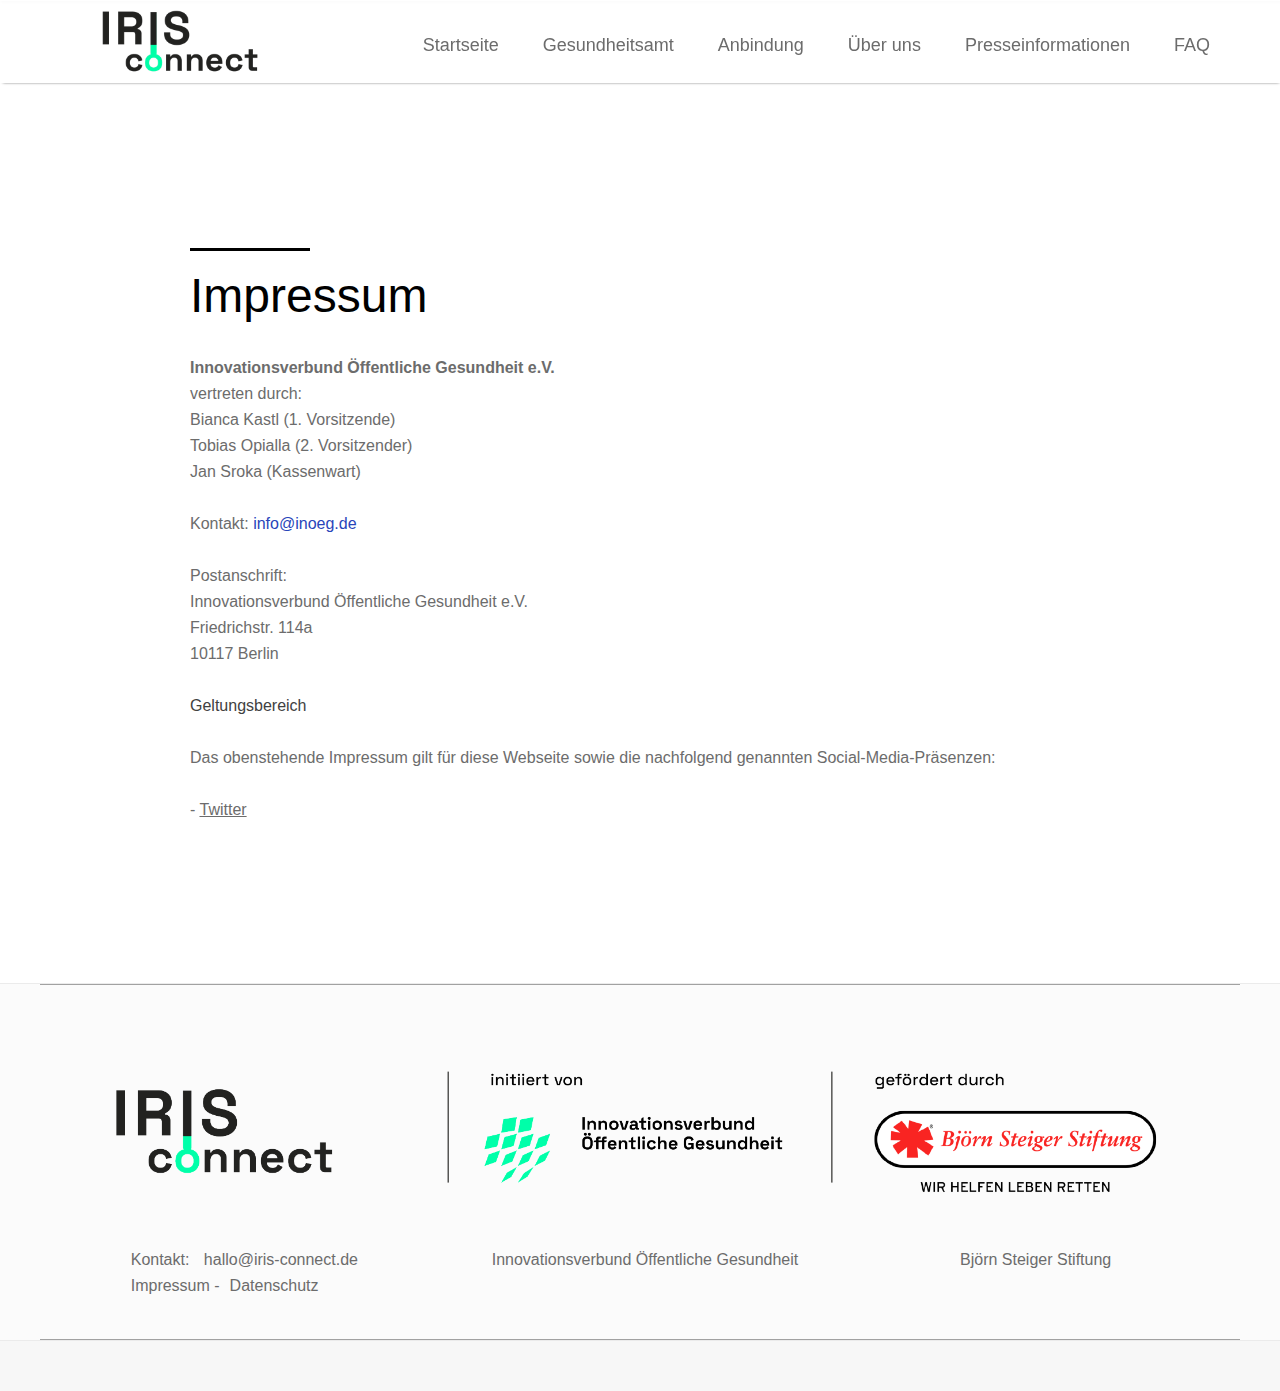
<file: impressum.html>
<!DOCTYPE html>
<html lang="de">
<head>
  <meta charset="utf-8">
  <title>Impressum</title>
  <meta content="Impressum" property="og:title">
  <meta content="Impressum" property="twitter:title">
  <meta content="width=device-width, initial-scale=1" name="viewport">
  <meta name="description" content="IRIS Connect - Impressum"/>
  <link href="/css/normalize.css" rel="stylesheet" type="text/css">
  <link href="/css/webflow.css" rel="stylesheet" type="text/css">
  <link href="/css/inog-website-ac7d7855dc26e0b5ff1cab9973.webflow.css" rel="stylesheet" type="text/css">
  <script type="text/javascript">!function(o,c){var n=c.documentElement,t=" w-mod-";n.className+=t+"js",("ontouchstart"in o||o.DocumentTouch&&c instanceof DocumentTouch)&&(n.className+=t+"touch")}(window,document);</script>
  <link href="/images/favicon.png" rel="shortcut icon" type="image/x-icon">
  <link href="/images/webclip.png" rel="apple-touch-icon">
</head>
<body>
  <div data-collapse="medium" data-animation="default" data-duration="400" data-easing="ease" data-easing2="ease" role="banner" class="navbar-1 w-nav">
    <div class="container-4 w-container">
      <a href="#" class="w-nav-brand"><img src="/images/logo-iris-connect.png" loading="lazy" width="160" sizes="160px" srcset="/images/logo-iris-connect-p-500.png 500w, /images/logo-iris-connect-p-800.png 800w, /images/logo-iris-connect-p-1080.png 1080w, /images/logo-iris-connect.png 1669w" alt="Logo IRIS Connect" class="image-13"></a>
      <nav role="navigation" class="nav-menu-2 w-nav-menu">
        <a href="/" class="nav-list w-nav-link">Startseite</a>
        <a href="/gesundheitsamt.html" class="nav-list w-nav-link">Gesundheitsamt</a>
        <a href="/anbindung.html" class="nav-list w-nav-link">Anbindung</a>
        <a href="/uber-uns.html" class="nav-list w-nav-link">Über uns</a>
        <a href="/presseinformationen.html" class="nav-list w-nav-link">Presseinformationen</a>
        <a href="/faq.html" class="nav-list w-nav-link">FAQ</a>
      </nav>
      <div class="menu-button-2 w-nav-button">
        <div class="icon-3 w-icon-nav-menu"></div>
      </div>
    </div>
  </div>
  <div class="wrapper-pages">
    <div data-collapse="medium" data-animation="default" data-duration="400" data-easing="ease" data-easing2="ease" role="banner" class="sticky-navbar w-nav"></div>
    <div id="Hero-Section" class="section-1 startseite faq wf-section">
      <div class="container-8 w-container">
        <div class="hr"></div>
        <h1 class="heading-3">Impressum</h1>
        <p class="a-p-4"><span class="text-span">Innovationsverbund Öffentliche Gesundheit e.V.</span> <br>vertreten durch:<br>Bianca Kastl (1. Vorsitzende)<br>Tobias Opialla (2. Vorsitzender)<br>Jan Sroka (Kassenwart)<br><br>Kontakt: <a href="https://www.inoeg.de/impressum#">info@inoeg.de<br><br>‍</a>Postanschrift: <br>Innovationsverbund Öffentliche Gesundheit e.V.<br>Friedrichstr. 114a<br>10117 Berlin<br><br><span class="subtitle">Geltungsbereich</span><br><br>Das obenstehende Impressum gilt für diese Webseite sowie die nachfolgend genannten Social-Media-Präsenzen:<br><br>- <a href="https://twitter.com/inoeg_de" target="_blank" class="textlinks">Twitter</a>    <br></p>
      </div>
    </div>
    <div class="section-2 footer-section wf-section">
      <div class="container w-container">
        <div class="center-content"><img src="/images/Logo-IRIS-BSS-INOEG-horizontal-1.png" loading="lazy" srcset="/images/Logo-IRIS-BSS-INOEG-horizontal-1-p-500.png 500w, /images/Logo-IRIS-BSS-INOEG-horizontal-1-p-800.png 800w, /images/Logo-IRIS-BSS-INOEG-horizontal-1-p-1080.png 1080w, /images/Logo-IRIS-BSS-INOEG-horizontal-1-p-2000.png 2000w, /images/Logo-IRIS-BSS-INOEG-horizontal-1-p-2600.png 2600w, /images/Logo-IRIS-BSS-INOEG-horizontal-1-p-3200.png 3200w, /images/Logo-IRIS-BSS-INOEG-horizontal-1.png 4001w" sizes="100vw" alt="" class="image-41"></div>
        <div class="columns-10 w-row">
          <div class="column-11 w-col w-col-4">
            <p class="paragraph-10">Kontakt: <a href="mailto:hallo@iris-connect.de" class="link-gr-n">hallo@iris-connect.de</a>
              <a href="/impressum.html" aria-current="page" class="link-gr-n w--current"><br>Impressum </a>-<a href="/datenschutz.html" class="link-gr-n">Datenschutz</a>
            </p>
          </div>
          <div class="column-11 w-col w-col-4">
            <p>
              <a href="https://www.inoeg.de/" class="link-gr-n">Innovationsverbund Öffentliche Gesundheit</a>
            </p>
          </div>
          <div class="column-10 w-col w-col-4">
            <p>
              <a href="https://www.steiger-stiftung.de/" class="link-gr-n">Björn Steiger Stiftung</a>
            </p>
          </div>
        </div>
      </div>
      <div class="sub-footer">
        <div class="container-2"></div>
      </div>
    </div>
  </div>
  <script src="https://d3e54v103j8qbb.cloudfront.net/js/jquery-3.5.1.min.dc5e7f18c8.js?site=609e55b08d9aef989925de0d" type="text/javascript" integrity="sha256-9/aliU8dGd2tb6OSsuzixeV4y/faTqgFtohetphbbj0=" crossorigin="anonymous"></script>
  <script src="/js/webflow.js" type="text/javascript"></script>
</body>
</html>
</file>
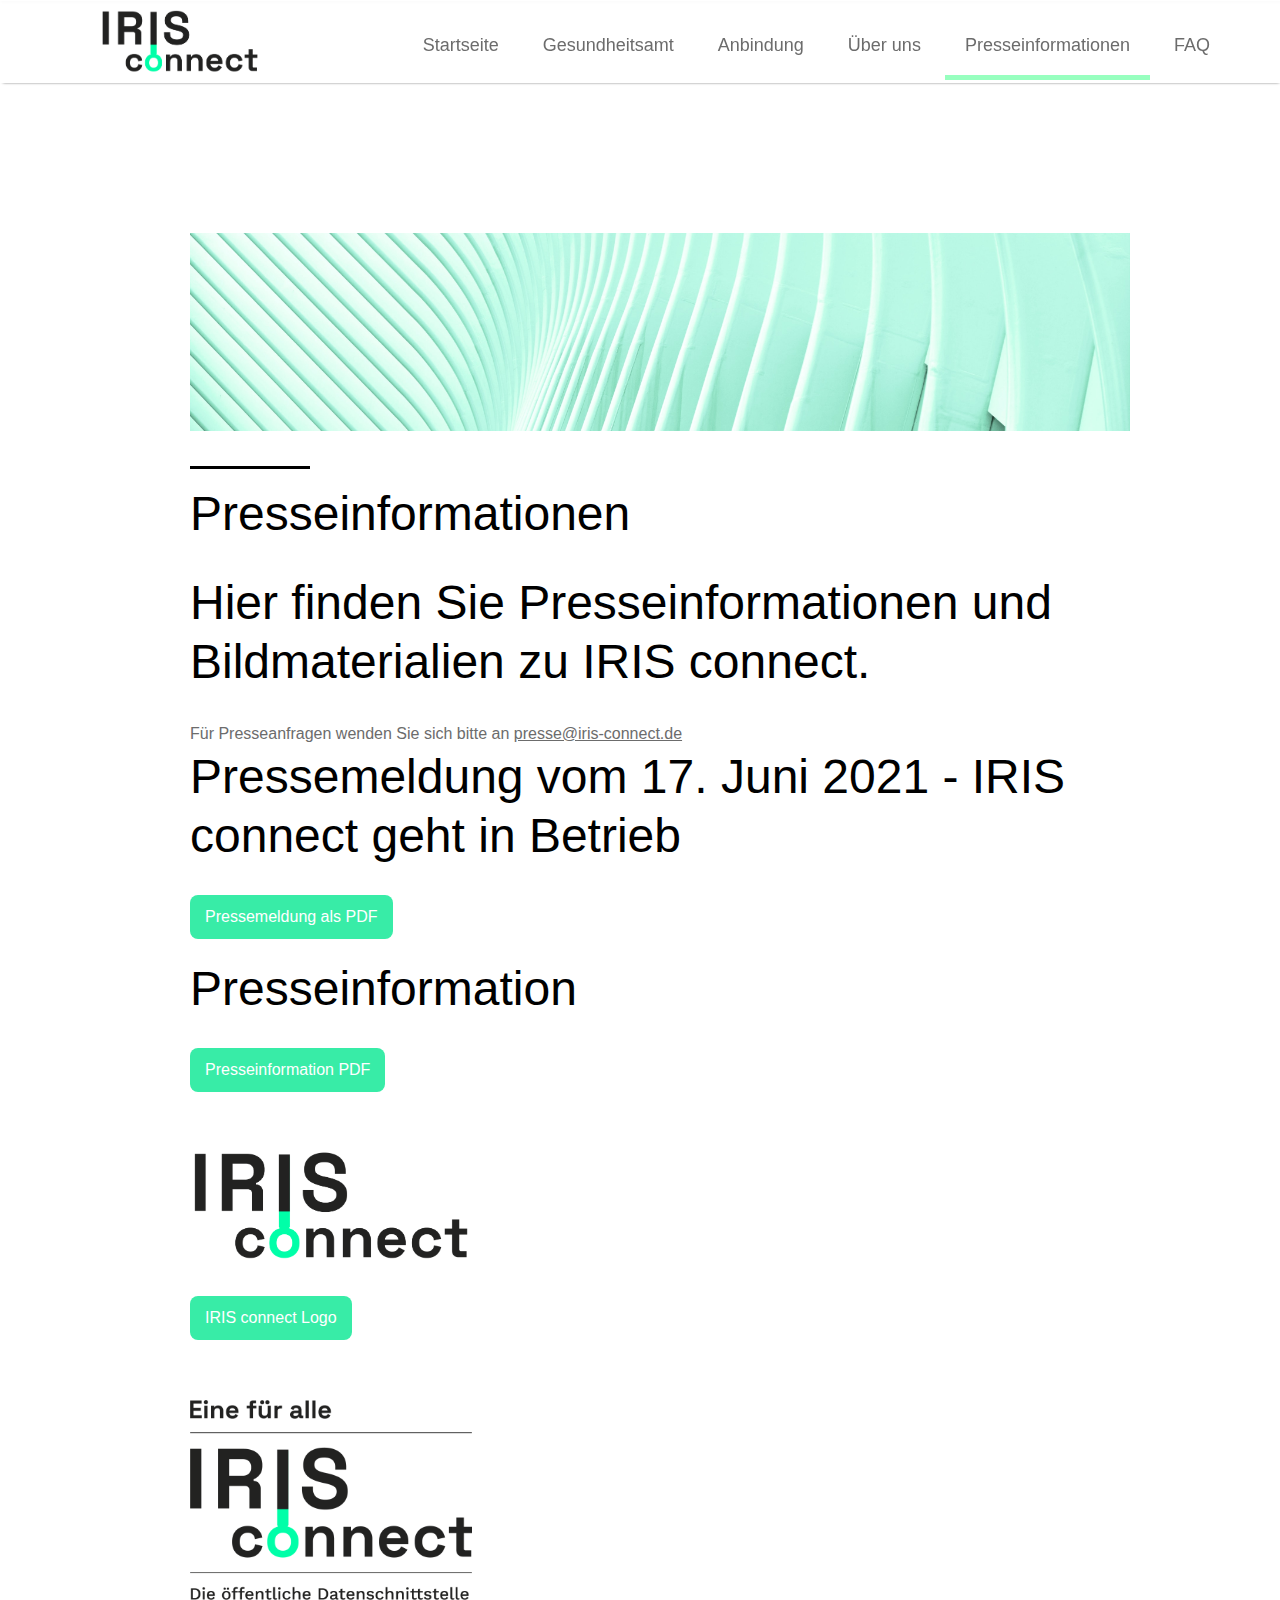
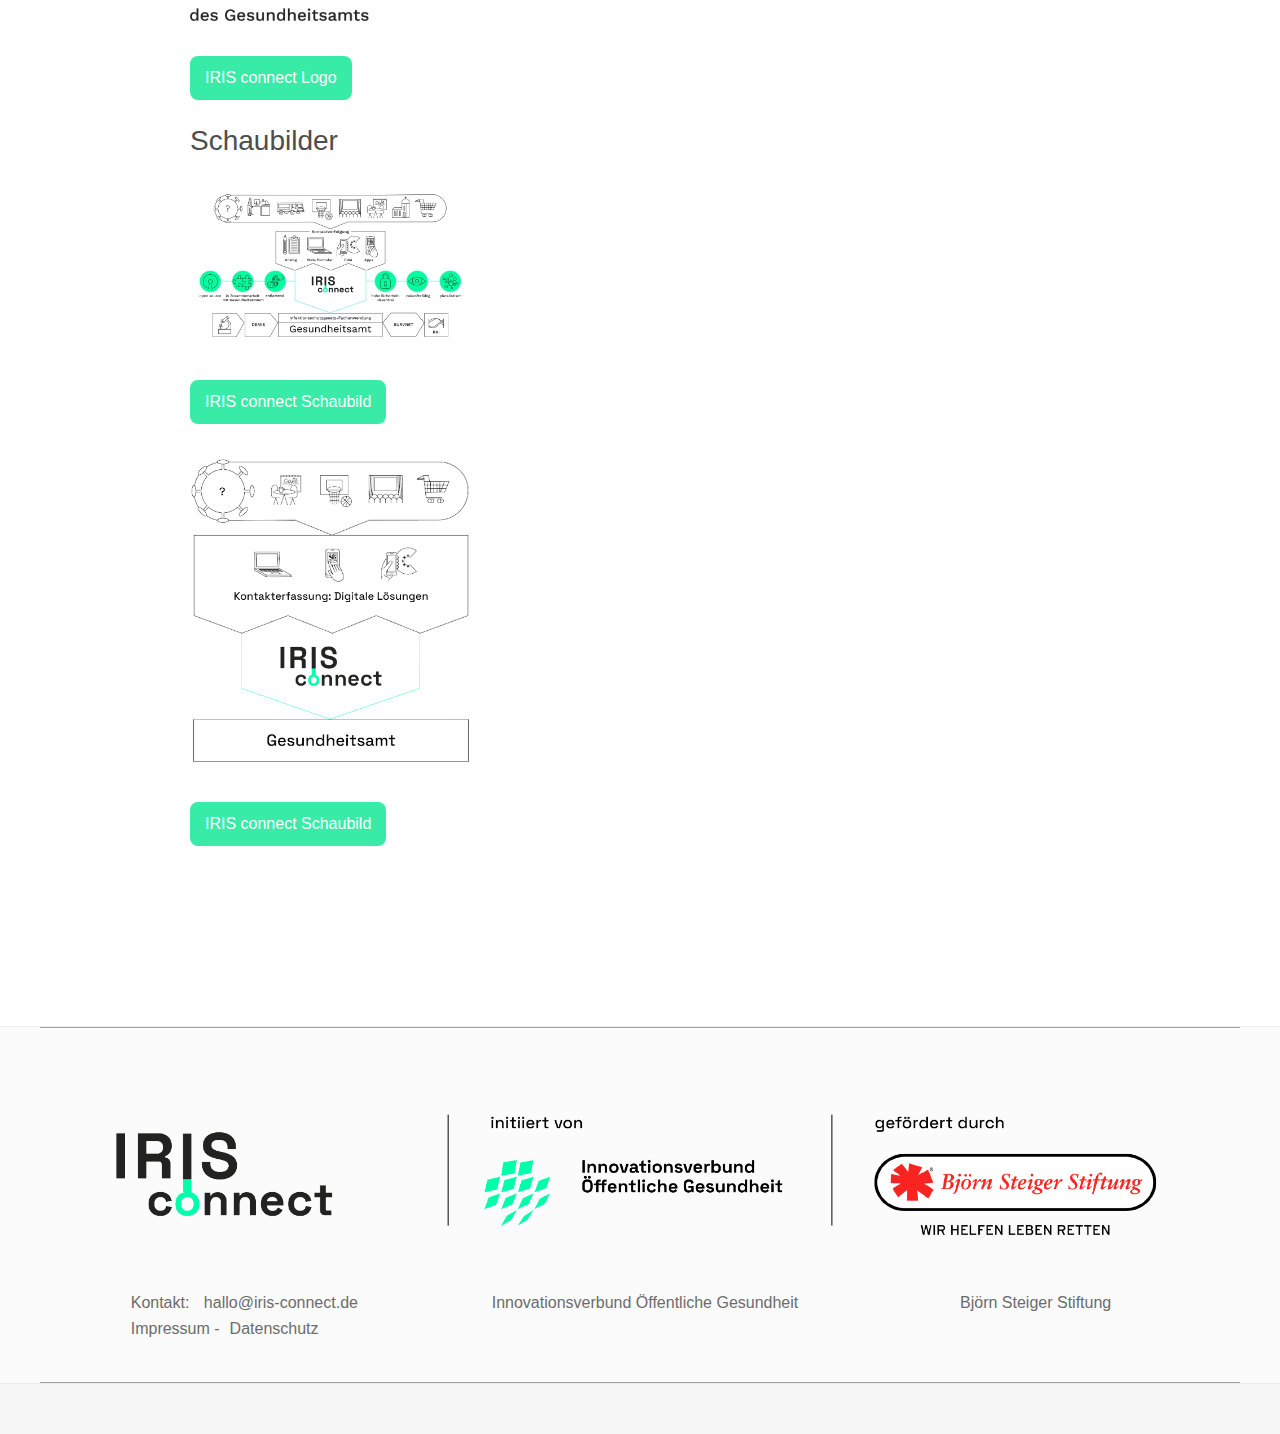
<file: presseinformationen.html>
<!DOCTYPE html>
<html lang="de">
<head>
  <meta charset="utf-8">
  <title>Presseinformationen - IRIS connect</title>
  <meta content="Presseinformationen - IRIS connect" property="og:title">
  <meta content="Presseinformationen - IRIS connect" property="twitter:title">
  <meta content="width=device-width, initial-scale=1" name="viewport">
  <meta name="description" content="IRIS Connect - Presseinformationen"/>
  <link href="/css/normalize.css" rel="stylesheet" type="text/css">
  <link href="/css/webflow.css" rel="stylesheet" type="text/css">
  <link href="/css/inog-website-ac7d7855dc26e0b5ff1cab9973.webflow.css" rel="stylesheet" type="text/css">
  <script type="text/javascript">!function(o,c){var n=c.documentElement,t=" w-mod-";n.className+=t+"js",("ontouchstart"in o||o.DocumentTouch&&c instanceof DocumentTouch)&&(n.className+=t+"touch")}(window,document);</script>
  <link href="/images/favicon.png" rel="shortcut icon" type="image/x-icon">
  <link href="/images/webclip.png" rel="apple-touch-icon">
</head>
<body>
  <div data-collapse="medium" data-animation="default" data-duration="400" data-easing="ease" data-easing2="ease" role="banner" class="navbar-1 w-nav">
    <div class="container-4 w-container">
      <a href="#" class="w-nav-brand"><img src="/images/logo-iris-connect.png" loading="lazy" width="160" sizes="160px" srcset="/images/logo-iris-connect-p-500.png 500w, /images/logo-iris-connect-p-800.png 800w, /images/logo-iris-connect-p-1080.png 1080w, /images/logo-iris-connect.png 1669w" alt="Logo IRIS Connect" class="image-13"></a>
      <nav role="navigation" class="nav-menu-2 w-nav-menu">
        <a href="/" class="nav-list w-nav-link">Startseite</a>
        <a href="/gesundheitsamt.html" class="nav-list w-nav-link">Gesundheitsamt</a>
        <a href="/anbindung.html" class="nav-list w-nav-link">Anbindung</a>
        <a href="/uber-uns.html" class="nav-list w-nav-link">Über uns</a>
        <a href="/presseinformationen.html" aria-current="page" class="nav-list w-nav-link w--current">Presseinformationen</a>
        <a href="/faq.html" class="nav-list w-nav-link">FAQ</a>
      </nav>
      <div class="menu-button-2 w-nav-button">
        <div class="icon-3 w-icon-nav-menu"></div>
      </div>
    </div>
  </div>
  <div class="wrapper-pages">
    <div data-collapse="medium" data-animation="default" data-duration="400" data-easing="ease" data-easing2="ease" role="banner" class="sticky-navbar w-nav"></div>
    <div id="Hero-Section" class="section-1 startseite presseinformationen wf-section">
      <div class="container-8 presseinformation w-container"><img src="/images/Presse1-p-3200.jpeg" loading="lazy" sizes="(max-width: 479px) 92vw, (max-width: 991px) 90vw, 92vw" srcset="/images/Presse1-p-500.jpeg 500w, /images/Presse1-p-800.jpeg 800w, /images/Presse1-p-1080.jpeg 1080w, /images/Presse1-p-3200.jpeg 3200w" alt="Presse">
        <div class="hr"></div>
        <h1 class="heading-3">Presseinformationen</h1>
        <h2 class="heading-3">Hier finden Sie Presseinformationen und Bildmaterialien zu IRIS connect.</h2>
        <p class="a-p-3">Für Presseanfragen wenden Sie sich bitte an <a href="mailto:presse@iris-connect.de" class="textlinks-2">presse@iris-connect.de</a>
        </p>
        <div class="div-block-21">
          <h2 class="heading-3 presse">Pressemeldung vom 17. Juni 2021 - IRIS connect geht in Betrieb</h2>
          <a href="/documents/IRIS-connect_Pressemitteilung-17.6.21.pdf" class="button-3 w-button">Pressemeldung als PDF</a>
        </div>
        <div class="div-block-21">
          <h2 class="heading-3 presse">Presseinformation</h2>
          <a href="/documents/IRIS-connect_Presseinformation.pdf" class="button-3 w-button">Presseinformation PDF</a>
        </div>
        <div class="div-block-20"><img src="/images/logo-iris-connect.png" loading="lazy" alt="Logo IRIS" class="image-35">
          <a href="/images/logo-iris-connect.png" class="button-3 presse w-button">IRIS connect Logo</a><img src="/images/logo-iris-claim.png" loading="lazy" alt="Logo IRIS" class="image-36">
          <a href="/images/logo-iris-claim.png" class="button-3 presse w-button">IRIS connect Logo</a>
          <h2 class="heading-3 h2">Schaubilder</h2><img src="/images/Schaubild-Iris-aktuell-1-p-2000.jpeg" loading="lazy" width="282" sizes="(max-width: 991px) 27vw, 282px" srcset="/images/Schaubild-Iris-aktuell-1-p-500.jpeg 500w, /images/Schaubild-Iris-aktuell-1-p-800.jpeg 800w, /images/Schaubild-Iris-aktuell-1-p-1080.jpeg 1080w, /images/Schaubild-Iris-aktuell-1-p-1600.jpeg 1600w, /images/Schaubild-Iris-aktuell-1-p-2000.jpeg 2000w, /images/Schaubild-Iris-aktuell-1-p-2600.jpeg 2600w, /images/Schaubild-Iris-aktuell-1-p-3200.jpeg 3200w, /images/Schaubild-Iris-aktuell-1-p-2000.jpeg 4001w" alt="Schaubild IRIS connect" class="image-37">
          <a href="/images/Schaubild-Iris-aktuell-1-p-2000.jpeg" class="button-3 presse w-button">IRIS connect Schaubild</a>
        </div><img src="/images/IRISconnect-Grafik-onepager.png" loading="lazy" sizes="(max-width: 991px) 27vw, 28vw" srcset="/images/IRISconnect-Grafik-onepager-p-500.png 500w, /images/IRISconnect-Grafik-onepager-p-800.png 800w, /images/IRISconnect-Grafik-onepager-p-1080.png 1080w, /images/IRISconnect-Grafik-onepager-p-1600.png 1600w, /images/IRISconnect-Grafik-onepager.png 2600w" alt="Schaubild IRIS in Gesundheitsamt" class="image-38">
        <div>
          <a href="/images/IRISconnect-Grafik-onepager.png" class="button-3 presse w-button">IRIS connect Schaubild</a>
        </div>
      </div>
    </div>
    <div class="section-2 footer-section wf-section">
      <div class="container w-container">
        <div class="center-content"><img src="/images/Logo-IRIS-BSS-INOEG-horizontal-1.png" loading="lazy" srcset="/images/Logo-IRIS-BSS-INOEG-horizontal-1-p-500.png 500w, /images/Logo-IRIS-BSS-INOEG-horizontal-1-p-800.png 800w, /images/Logo-IRIS-BSS-INOEG-horizontal-1-p-1080.png 1080w, /images/Logo-IRIS-BSS-INOEG-horizontal-1-p-2000.png 2000w, /images/Logo-IRIS-BSS-INOEG-horizontal-1-p-2600.png 2600w, /images/Logo-IRIS-BSS-INOEG-horizontal-1-p-3200.png 3200w, /images/Logo-IRIS-BSS-INOEG-horizontal-1.png 4001w" sizes="100vw" alt="Logo IRIS" class="image-41"></div>
        <div class="columns-10 w-row">
          <div class="column-11 w-col w-col-4">
            <p class="paragraph-10">Kontakt: <a href="mailto:hallo@iris-connect.de" class="link-gr-n">hallo@iris-connect.de</a>
              <a href="/impressum.html" class="link-gr-n"><br>Impressum </a>-<a href="/datenschutz.html" class="link-gr-n">Datenschutz</a>
            </p>
          </div>
          <div class="column-11 w-col w-col-4">
            <p>
              <a href="https://www.inoeg.de/" class="link-gr-n">Innovationsverbund Öffentliche Gesundheit</a>
            </p>
          </div>
          <div class="column-10 w-col w-col-4">
            <p>
              <a href="https://www.steiger-stiftung.de/" class="link-gr-n">Björn Steiger Stiftung</a>
            </p>
          </div>
        </div>
      </div>
      <div class="sub-footer">
        <div class="container-2"></div>
      </div>
    </div>
  </div>
  <script src="https://d3e54v103j8qbb.cloudfront.net/js/jquery-3.5.1.min.dc5e7f18c8.js?site=609e55b08d9aef989925de0d" type="text/javascript" integrity="sha256-9/aliU8dGd2tb6OSsuzixeV4y/faTqgFtohetphbbj0=" crossorigin="anonymous"></script>
  <script src="/js/webflow.js" type="text/javascript"></script>
</body>
</html>
</file>
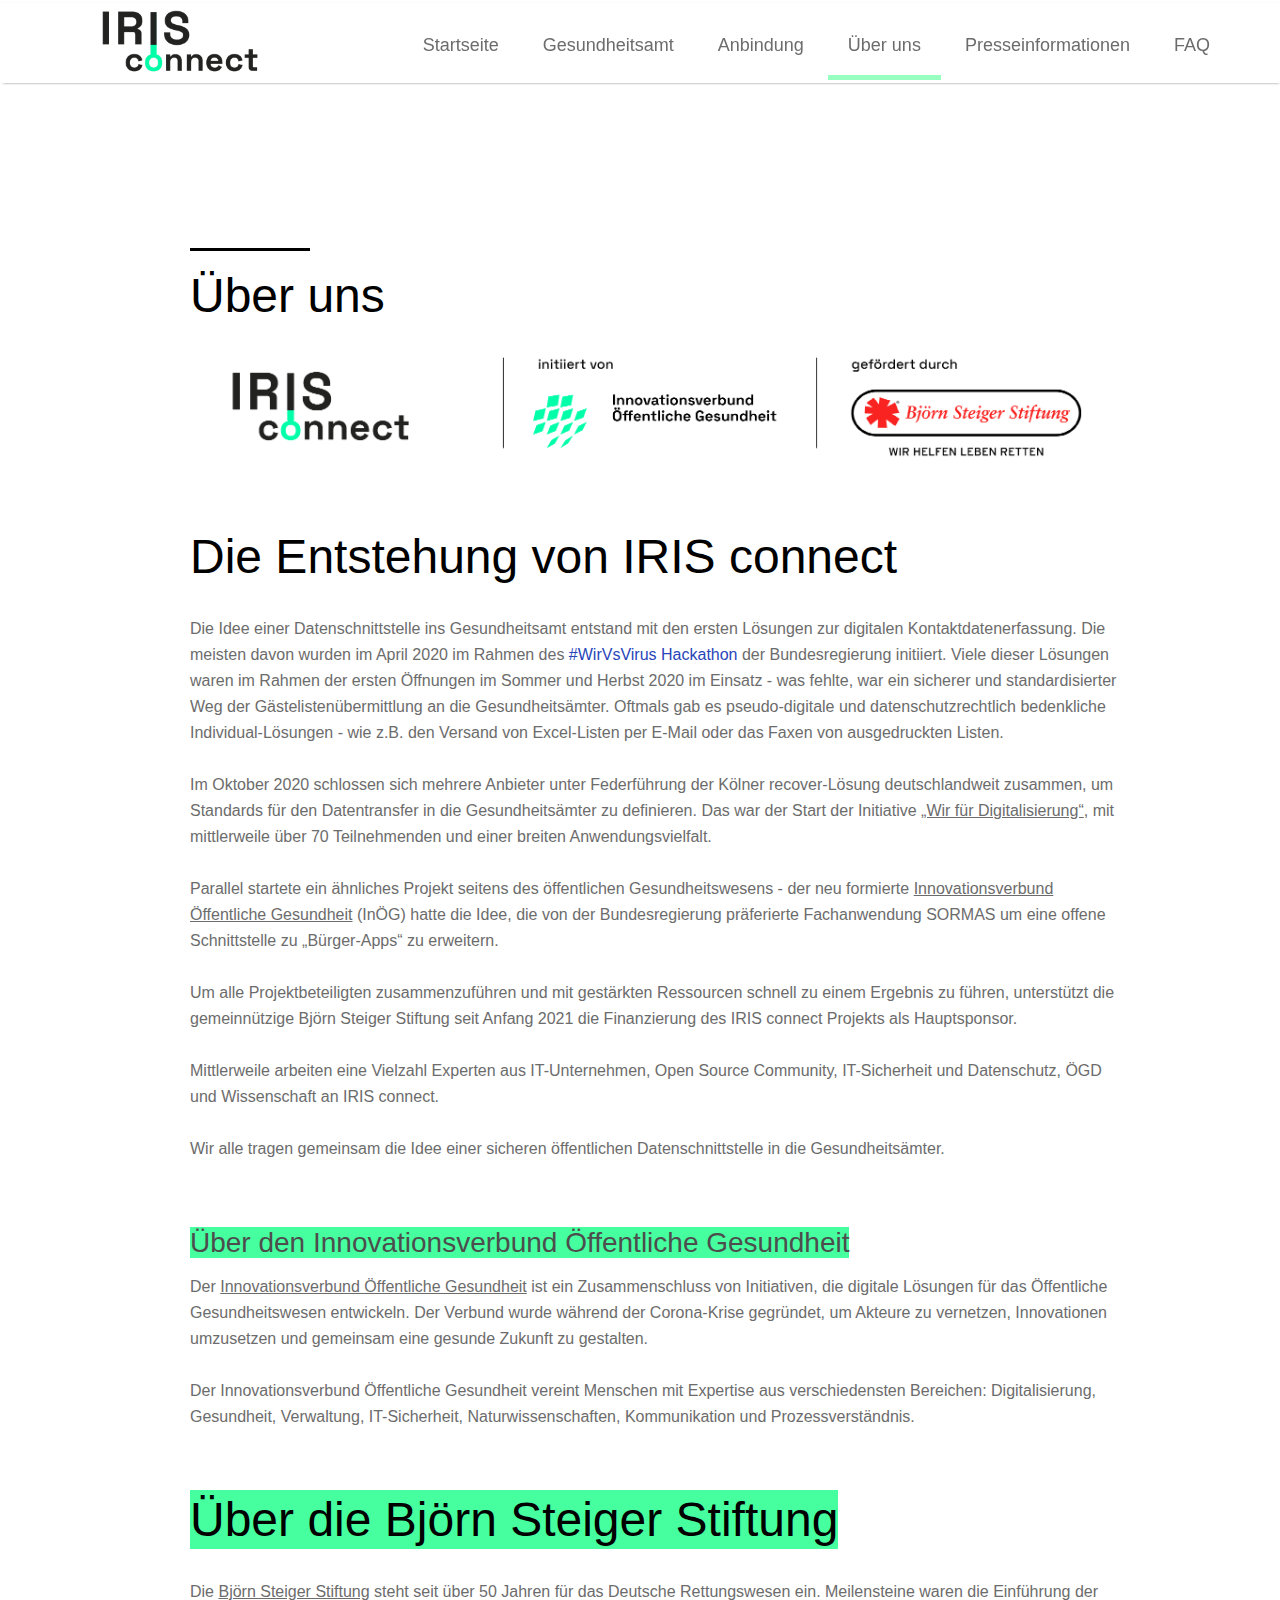
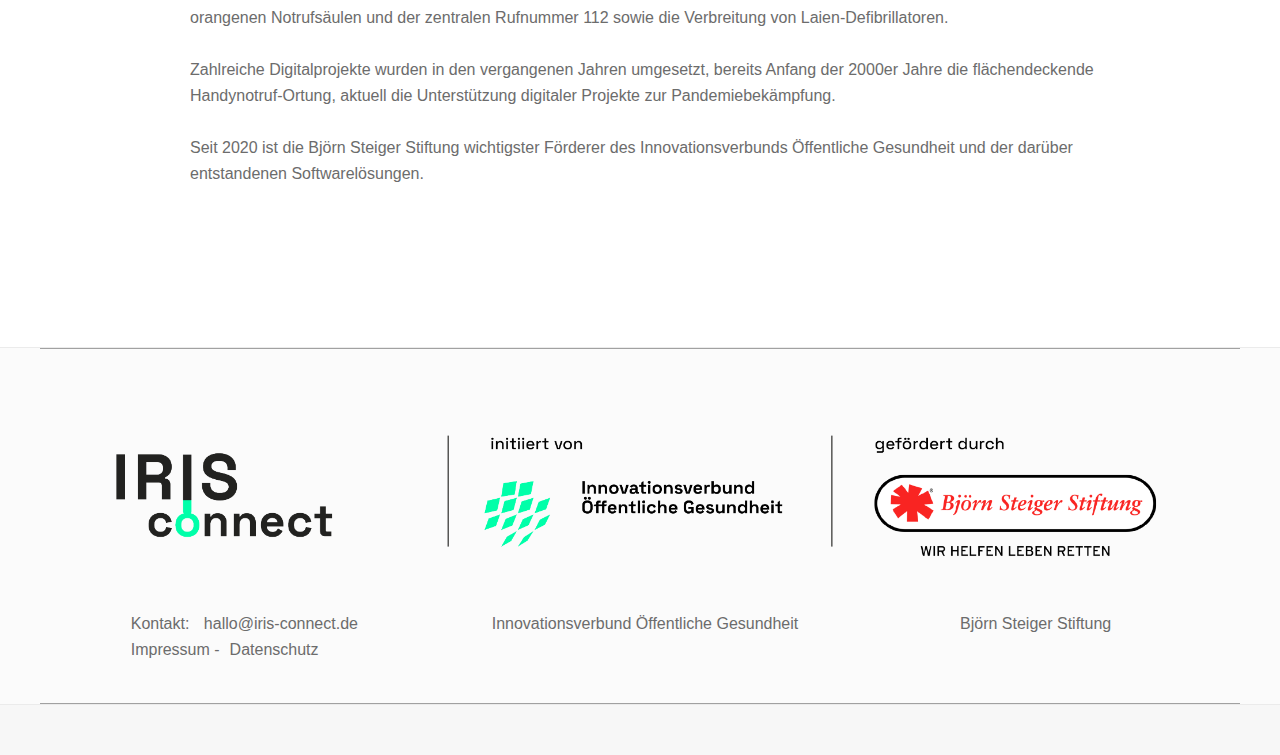
<file: uber-uns.html>
<!DOCTYPE html>
<html lang="de">
<head>
  <meta charset="utf-8">
  <title>Über uns - IRIS connect</title>
  <meta content="Über uns - IRIS connect" property="og:title">
  <meta content="Über uns - IRIS connect" property="twitter:title">
  <meta content="width=device-width, initial-scale=1" name="viewport">
  <meta name="description" content="IRIS Connect - Über uns"/>
  <link href="/css/normalize.css" rel="stylesheet" type="text/css">
  <link href="/css/webflow.css" rel="stylesheet" type="text/css">
  <link href="/css/inog-website-ac7d7855dc26e0b5ff1cab9973.webflow.css" rel="stylesheet" type="text/css">
  <script type="text/javascript">!function(o,c){var n=c.documentElement,t=" w-mod-";n.className+=t+"js",("ontouchstart"in o||o.DocumentTouch&&c instanceof DocumentTouch)&&(n.className+=t+"touch")}(window,document);</script>
  <link href="/images/favicon.png" rel="shortcut icon" type="image/x-icon">
  <link href="/images/webclip.png" rel="apple-touch-icon">
</head>
<body>
  <div data-collapse="medium" data-animation="default" data-duration="400" data-easing="ease" data-easing2="ease" role="banner" class="navbar-1 w-nav">
    <div class="container-4 w-container">
      <a href="#" class="w-nav-brand"><img src="/images/logo-iris-connect.png" loading="lazy" width="160" sizes="160px" srcset="/images/logo-iris-connect-p-500.png 500w, /images/logo-iris-connect-p-800.png 800w, /images/logo-iris-connect-p-1080.png 1080w, /images/logo-iris-connect.png 1669w" alt="Logo IRIS Connect" class="image-13"></a>
      <nav role="navigation" class="nav-menu-2 w-nav-menu">
        <a href="/" class="nav-list w-nav-link">Startseite</a>
        <a href="/gesundheitsamt.html" class="nav-list w-nav-link">Gesundheitsamt</a>
        <a href="/anbindung.html" class="nav-list w-nav-link">Anbindung</a>
        <a href="/uber-uns.html" aria-current="page" class="nav-list w-nav-link w--current">Über uns</a>
        <a href="/presseinformationen.html" class="nav-list w-nav-link">Presseinformationen</a>
        <a href="/faq.html" class="nav-list w-nav-link">FAQ</a>
      </nav>
      <div class="menu-button-2 w-nav-button">
        <div class="icon-3 w-icon-nav-menu"></div>
      </div>
    </div>
  </div>
  <div class="wrapper-pages">
    <div data-collapse="medium" data-animation="default" data-duration="400" data-easing="ease" data-easing2="ease" role="banner" class="sticky-navbar w-nav"></div>
    <div id="Hero-Section" class="section-1 startseite ber-uns wf-section">
      <div class="container-8 w-container">
        <div class="hr"></div>
        <h1 class="heading-3 about">Über uns</h1><img src="/images/Logo-IRIS-BSS-INOEG-horizontal-1.png" loading="lazy" sizes="(max-width: 479px) 92vw, (max-width: 991px) 90vw, 92vw" srcset="/images/Logo-IRIS-BSS-INOEG-horizontal-1-p-500.png 500w, /images/Logo-IRIS-BSS-INOEG-horizontal-1-p-800.png 800w, /images/Logo-IRIS-BSS-INOEG-horizontal-1-p-1080.png 1080w, /images/Logo-IRIS-BSS-INOEG-horizontal-1-p-2000.png 2000w, /images/Logo-IRIS-BSS-INOEG-horizontal-1-p-2600.png 2600w, /images/Logo-IRIS-BSS-INOEG-horizontal-1-p-3200.png 3200w, /images/Logo-IRIS-BSS-INOEG-horizontal-1.png 4001w" alt="IRIS Logo" class="image-40">
        <h2 class="heading-3 about1 highlighheadline">Die Entstehung von IRIS connect</h2>
        <p class="a-p-2 marginbottom">Die Idee einer Datenschnittstelle ins Gesundheitsamt entstand mit den ersten Lösungen zur digitalen Kontaktdatenerfassung. Die meisten davon wurden im April 2020 im Rahmen des <a href="https://wirvsvirus.org/" target="_blank">#WirVsVirus Hackathon</a> der Bundesregierung initiiert. Viele dieser Lösungen waren im Rahmen der ersten Öffnungen im Sommer und Herbst 2020 im Einsatz - was fehlte, war ein sicherer und standardisierter Weg der Gästelistenübermittlung an die Gesundheitsämter. Oftmals gab es pseudo-digitale und datenschutzrechtlich bedenkliche Individual-Lösungen - wie z.B. den Versand von Excel-Listen per E-Mail oder das Faxen von ausgedruckten Listen.<br> <br>Im Oktober 2020 schlossen sich mehrere Anbieter unter Federführung der Kölner recover-Lösung deutschlandweit zusammen, um Standards für den Datentransfer in die Gesundheitsämter zu definieren. Das war der Start der Initiative <a href="https://www.wirfuerdigitalisierung.de/" target="_blank" class="textlinks">„Wir für Digitalisierung“</a>, mit mittlerweile über 70 Teilnehmenden und einer breiten Anwendungsvielfalt.<br>‍<br>Parallel startete ein ähnliches Projekt seitens des öffentlichen Gesundheitswesens - der neu formierte <a href="https://www.inoeg.de/" target="_blank" class="textlinks">Innovationsverbund Öffentliche Gesundheit</a> (InÖG) hatte die Idee, die von der Bundesregierung präferierte Fachanwendung SORMAS um eine offene Schnittstelle zu „Bürger-Apps“ zu erweitern.<br>‍<br>Um alle Projektbeteiligten zusammenzuführen und mit gestärkten Ressourcen schnell zu einem Ergebnis zu führen, unterstützt die gemeinnützige Björn Steiger Stiftung seit Anfang 2021 die Finanzierung des IRIS connect Projekts als Hauptsponsor.<br>‍<br>Mittlerweile arbeiten eine Vielzahl Experten aus IT-Unternehmen, Open Source Community, IT-Sicherheit und Datenschutz, ÖGD und Wissenschaft an IRIS connect.<br> <br>Wir alle tragen gemeinsam die Idee einer sicheren öffentlichen Datenschnittstelle in die Gesundheitsämter.<br></p>
        <h2 class="heading-3 h2 highlightinline">Über den Innovationsverbund Öffentliche Gesundheit</h2>
        <p class="a-p-2 marginbottom">Der <a href="https://www.inoeg.de/" target="_blank" class="textlinks">Innovationsverbund Öffentliche Gesundheit</a> ist ein Zusammenschluss von Initiativen, die digitale Lösungen für das Öffentliche Gesundheitswesen entwickeln. Der Verbund wurde während der Corona-Krise gegründet, um Akteure zu vernetzen, Innovationen umzusetzen und gemeinsam eine gesunde Zukunft zu gestalten.<br><br>Der Innovationsverbund Öffentliche Gesundheit vereint Menschen mit Expertise aus verschiedensten Bereichen: Digitalisierung, Gesundheit, Verwaltung, IT-Sicherheit, Naturwissenschaften, Kommunikation und Prozessverständnis.<br></p>
        <h2 class="heading-3"><strong class="highlight">Über die Björn Steiger Stiftung</strong></h2>
        <p class="a-p-2">Die <a href="https://www.steiger-stiftung.de/" target="_blank" class="textlinks">Björn Steiger Stiftung</a> steht seit über 50 Jahren für das Deutsche Rettungswesen ein. Meilensteine waren die Einführung der orangenen Notrufsäulen und der zentralen Rufnummer 112 sowie die Verbreitung von Laien-Defibrillatoren.<br><br>Zahlreiche Digitalprojekte wurden in den vergangenen Jahren umgesetzt, bereits Anfang der 2000er Jahre die flächendeckende Handynotruf-Ortung, aktuell die Unterstützung digitaler Projekte zur Pandemiebekämpfung.<br><br>Seit 2020 ist die Björn Steiger Stiftung wichtigster Förderer des Innovationsverbunds Öffentliche Gesundheit und der darüber entstandenen Softwarelösungen.</p>
      </div>
    </div>
    <div class="section-2 footer-section wf-section">
      <div class="container w-container">
        <div class="center-content"><img src="/images/Logo-IRIS-BSS-INOEG-horizontal-1.png" loading="lazy" srcset="/images/Logo-IRIS-BSS-INOEG-horizontal-1-p-500.png 500w, /images/Logo-IRIS-BSS-INOEG-horizontal-1-p-800.png 800w, /images/Logo-IRIS-BSS-INOEG-horizontal-1-p-1080.png 1080w, /images/Logo-IRIS-BSS-INOEG-horizontal-1-p-2000.png 2000w, /images/Logo-IRIS-BSS-INOEG-horizontal-1-p-2600.png 2600w, /images/Logo-IRIS-BSS-INOEG-horizontal-1-p-3200.png 3200w, /images/Logo-IRIS-BSS-INOEG-horizontal-1.png 4001w" sizes="100vw" alt="IRIS Logo" class="image-41"></div>
        <div class="columns-10 w-row">
          <div class="column-11 w-col w-col-4">
            <p class="paragraph-10">Kontakt: <a href="mailto:hallo@iris-connect.de" class="link-gr-n">hallo@iris-connect.de</a>
              <a href="/impressum.html" class="link-gr-n"><br>Impressum </a>-<a href="/datenschutz.html" class="link-gr-n">Datenschutz</a>
            </p>
          </div>
          <div class="column-11 w-col w-col-4">
            <p>
              <a href="https://www.inoeg.de/" class="link-gr-n">Innovationsverbund Öffentliche Gesundheit</a>
            </p>
          </div>
          <div class="column-10 w-col w-col-4">
            <p>
              <a href="https://www.steiger-stiftung.de/" class="link-gr-n">Björn Steiger Stiftung</a>
            </p>
          </div>
        </div>
      </div>
      <div class="sub-footer">
        <div class="container-2"></div>
      </div>
    </div>
  </div>
  <script src="https://d3e54v103j8qbb.cloudfront.net/js/jquery-3.5.1.min.dc5e7f18c8.js?site=609e55b08d9aef989925de0d" type="text/javascript" integrity="sha256-9/aliU8dGd2tb6OSsuzixeV4y/faTqgFtohetphbbj0=" crossorigin="anonymous"></script>
  <script src="/js/webflow.js" type="text/javascript"></script>
</body>
</html>
</file>
<file: css/webflow.css>
@font-face {
  font-family: 'webflow-icons';
  src: url("[data-uri]") format('truetype');
  font-weight: normal;
  font-style: normal;
}
[class^="w-icon-"],
[class*=" w-icon-"] {
  /* use !important to prevent issues with browser extensions that change fonts */
  font-family: 'webflow-icons' !important;
  speak: none;
  font-style: normal;
  font-weight: normal;
  font-variant: normal;
  text-transform: none;
  line-height: 1;
  /* Better Font Rendering =========== */
  -webkit-font-smoothing: antialiased;
  -moz-osx-font-smoothing: grayscale;
}
.w-icon-slider-right:before {
  content: "\e600";
}
.w-icon-slider-left:before {
  content: "\e601";
}
.w-icon-nav-menu:before {
  content: "\e602";
}
.w-icon-arrow-down:before,
.w-icon-dropdown-toggle:before {
  content: "\e603";
}
.w-icon-file-upload-remove:before {
  content: "\e900";
}
.w-icon-file-upload-icon:before {
  content: "\e903";
}
* {
  -webkit-box-sizing: border-box;
  -moz-box-sizing: border-box;
  box-sizing: border-box;
}
html {
  height: 100%;
}
body {
  margin: 0;
  min-height: 100%;
  background-color: #fff;
  font-family: Arial, sans-serif;
  font-size: 14px;
  line-height: 20px;
  color: #333;
}
img {
  max-width: 100%;
  vertical-align: middle;
  display: inline-block;
}
html.w-mod-touch * {
  background-attachment: scroll !important;
}
.w-block {
  display: block;
}
.w-inline-block {
  max-width: 100%;
  display: inline-block;
}
.w-clearfix:before,
.w-clearfix:after {
  content: " ";
  display: table;
  grid-column-start: 1;
  grid-row-start: 1;
  grid-column-end: 2;
  grid-row-end: 2;
}
.w-clearfix:after {
  clear: both;
}
.w-hidden {
  display: none;
}
.w-button {
  display: inline-block;
  padding: 9px 15px;
  background-color: #3898EC;
  color: white;
  border: 0;
  line-height: inherit;
  text-decoration: none;
  cursor: pointer;
  border-radius: 0;
}
input.w-button {
  -webkit-appearance: button;
}
html[data-w-dynpage] [data-w-cloak] {
  color: transparent !important;
}
.w-webflow-badge,
.w-webflow-badge * {
  position: static;
  left: auto;
  top: auto;
  right: auto;
  bottom: auto;
  z-index: auto;
  display: block;
  visibility: visible;
  overflow: visible;
  overflow-x: visible;
  overflow-y: visible;
  box-sizing: border-box;
  width: auto;
  height: auto;
  max-height: none;
  max-width: none;
  min-height: 0;
  min-width: 0;
  margin: 0;
  padding: 0;
  float: none;
  clear: none;
  border: 0 none transparent;
  border-radius: 0;
  background: none;
  background-image: none;
  background-position: 0% 0%;
  background-size: auto auto;
  background-repeat: repeat;
  background-origin: padding-box;
  background-clip: border-box;
  background-attachment: scroll;
  background-color: transparent;
  box-shadow: none;
  opacity: 1;
  transform: none;
  transition: none;
  direction: ltr;
  font-family: inherit;
  font-weight: inherit;
  color: inherit;
  font-size: inherit;
  line-height: inherit;
  font-style: inherit;
  font-variant: inherit;
  text-align: inherit;
  letter-spacing: inherit;
  text-decoration: inherit;
  text-indent: 0;
  text-transform: inherit;
  list-style-type: disc;
  text-shadow: none;
  font-smoothing: auto;
  vertical-align: baseline;
  cursor: inherit;
  white-space: inherit;
  word-break: normal;
  word-spacing: normal;
  word-wrap: normal;
}
.w-webflow-badge {
  position: fixed !important;
  display: inline-block !important;
  visibility: visible !important;
  z-index: 2147483647 !important;
  top: auto !important;
  right: 12px !important;
  bottom: 12px !important;
  left: auto !important;
  color: #AAADB0 !important;
  background-color: #fff !important;
  border-radius: 3px !important;
  padding: 6px 8px 6px 6px !important;
  font-size: 12px !important;
  opacity: 1 !important;
  line-height: 14px !important;
  text-decoration: none !important;
  transform: none !important;
  margin: 0 !important;
  width: auto !important;
  height: auto !important;
  overflow: visible !important;
  white-space: nowrap;
  box-shadow: 0 0 0 1px rgba(0, 0, 0, 0.1), 0px 1px 3px rgba(0, 0, 0, 0.1);
  cursor: pointer;
}
.w-webflow-badge > img {
  display: inline-block !important;
  visibility: visible !important;
  opacity: 1 !important;
  vertical-align: middle !important;
}
h1,
h2,
h3,
h4,
h5,
h6 {
  font-weight: bold;
  margin-bottom: 10px;
}
h1 {
  font-size: 38px;
  line-height: 44px;
  margin-top: 20px;
}
h2 {
  font-size: 32px;
  line-height: 36px;
  margin-top: 20px;
}
h3 {
  font-size: 24px;
  line-height: 30px;
  margin-top: 20px;
}
h4 {
  font-size: 18px;
  line-height: 24px;
  margin-top: 10px;
}
h5 {
  font-size: 14px;
  line-height: 20px;
  margin-top: 10px;
}
h6 {
  font-size: 12px;
  line-height: 18px;
  margin-top: 10px;
}
p {
  margin-top: 0;
  margin-bottom: 10px;
}
blockquote {
  margin: 0 0 10px 0;
  padding: 10px 20px;
  border-left: 5px solid #E2E2E2;
  font-size: 18px;
  line-height: 22px;
}
figure {
  margin: 0;
  margin-bottom: 10px;
}
figcaption {
  margin-top: 5px;
  text-align: center;
}
ul,
ol {
  margin-top: 0px;
  margin-bottom: 10px;
  padding-left: 40px;
}
.w-list-unstyled {
  padding-left: 0;
  list-style: none;
}
.w-embed:before,
.w-embed:after {
  content: " ";
  display: table;
  grid-column-start: 1;
  grid-row-start: 1;
  grid-column-end: 2;
  grid-row-end: 2;
}
.w-embed:after {
  clear: both;
}
.w-video {
  width: 100%;
  position: relative;
  padding: 0;
}
.w-video iframe,
.w-video object,
.w-video embed {
  position: absolute;
  top: 0;
  left: 0;
  width: 100%;
  height: 100%;
  border: none;
}
fieldset {
  padding: 0;
  margin: 0;
  border: 0;
}
button,
[type='button'],
[type='reset'] {
  border: 0;
  cursor: pointer;
  -webkit-appearance: button;
}
.w-form {
  margin: 0 0 15px;
}
.w-form-done {
  display: none;
  padding: 20px;
  text-align: center;
  background-color: #dddddd;
}
.w-form-fail {
  display: none;
  margin-top: 10px;
  padding: 10px;
  background-color: #ffdede;
}
label {
  display: block;
  margin-bottom: 5px;
  font-weight: bold;
}
.w-input,
.w-select {
  display: block;
  width: 100%;
  height: 38px;
  padding: 8px 12px;
  margin-bottom: 10px;
  font-size: 14px;
  line-height: 1.42857143;
  color: #333333;
  vertical-align: middle;
  background-color: #ffffff;
  border: 1px solid #cccccc;
}
.w-input:-moz-placeholder,
.w-select:-moz-placeholder {
  color: #999;
}
.w-input::-moz-placeholder,
.w-select::-moz-placeholder {
  color: #999;
  opacity: 1;
}
.w-input:-ms-input-placeholder,
.w-select:-ms-input-placeholder {
  color: #999;
}
.w-input::-webkit-input-placeholder,
.w-select::-webkit-input-placeholder {
  color: #999;
}
.w-input:focus,
.w-select:focus {
  border-color: #3898EC;
  outline: 0;
}
.w-input[disabled],
.w-select[disabled],
.w-input[readonly],
.w-select[readonly],
fieldset[disabled] .w-input,
fieldset[disabled] .w-select {
  cursor: not-allowed;
}
.w-input[disabled]:not(.w-input-disabled),
.w-select[disabled]:not(.w-input-disabled),
.w-input[readonly],
.w-select[readonly],
fieldset[disabled]:not(.w-input-disabled) .w-input,
fieldset[disabled]:not(.w-input-disabled) .w-select {
  background-color: #eeeeee;
}
textarea.w-input,
textarea.w-select {
  height: auto;
}
.w-select {
  background-color: #f3f3f3;
}
.w-select[multiple] {
  height: auto;
}
.w-form-label {
  display: inline-block;
  cursor: pointer;
  font-weight: normal;
  margin-bottom: 0px;
}
.w-radio {
  display: block;
  margin-bottom: 5px;
  padding-left: 20px;
}
.w-radio:before,
.w-radio:after {
  content: " ";
  display: table;
  grid-column-start: 1;
  grid-row-start: 1;
  grid-column-end: 2;
  grid-row-end: 2;
}
.w-radio:after {
  clear: both;
}
.w-radio-input {
  margin: 4px 0 0;
  margin-top: 1px \9;
  line-height: normal;
  float: left;
  margin-left: -20px;
}
.w-radio-input {
  margin-top: 3px;
}
.w-file-upload {
  display: block;
  margin-bottom: 10px;
}
.w-file-upload-input {
  width: 0.1px;
  height: 0.1px;
  opacity: 0;
  overflow: hidden;
  position: absolute;
  z-index: -100;
}
.w-file-upload-default,
.w-file-upload-uploading,
.w-file-upload-success {
  display: inline-block;
  color: #333333;
}
.w-file-upload-error {
  display: block;
  margin-top: 10px;
}
.w-file-upload-default.w-hidden,
.w-file-upload-uploading.w-hidden,
.w-file-upload-error.w-hidden,
.w-file-upload-success.w-hidden {
  display: none;
}
.w-file-upload-uploading-btn {
  display: flex;
  font-size: 14px;
  font-weight: normal;
  cursor: pointer;
  margin: 0;
  padding: 8px 12px;
  border: 1px solid #cccccc;
  background-color: #fafafa;
}
.w-file-upload-file {
  display: flex;
  flex-grow: 1;
  justify-content: space-between;
  margin: 0;
  padding: 8px 9px 8px 11px;
  border: 1px solid #cccccc;
  background-color: #fafafa;
}
.w-file-upload-file-name {
  font-size: 14px;
  font-weight: normal;
  display: block;
}
.w-file-remove-link {
  margin-top: 3px;
  margin-left: 10px;
  width: auto;
  height: auto;
  padding: 3px;
  display: block;
  cursor: pointer;
}
.w-icon-file-upload-remove {
  margin: auto;
  font-size: 10px;
}
.w-file-upload-error-msg {
  display: inline-block;
  color: #ea384c;
  padding: 2px 0;
}
.w-file-upload-info {
  display: inline-block;
  line-height: 38px;
  padding: 0 12px;
}
.w-file-upload-label {
  display: inline-block;
  font-size: 14px;
  font-weight: normal;
  cursor: pointer;
  margin: 0;
  padding: 8px 12px;
  border: 1px solid #cccccc;
  background-color: #fafafa;
}
.w-icon-file-upload-icon,
.w-icon-file-upload-uploading {
  display: inline-block;
  margin-right: 8px;
  width: 20px;
}
.w-icon-file-upload-uploading {
  height: 20px;
}
.w-container {
  margin-left: auto;
  margin-right: auto;
  max-width: 940px;
}
.w-container:before,
.w-container:after {
  content: " ";
  display: table;
  grid-column-start: 1;
  grid-row-start: 1;
  grid-column-end: 2;
  grid-row-end: 2;
}
.w-container:after {
  clear: both;
}
.w-container .w-row {
  margin-left: -10px;
  margin-right: -10px;
}
.w-row:before,
.w-row:after {
  content: " ";
  display: table;
  grid-column-start: 1;
  grid-row-start: 1;
  grid-column-end: 2;
  grid-row-end: 2;
}
.w-row:after {
  clear: both;
}
.w-row .w-row {
  margin-left: 0;
  margin-right: 0;
}
.w-col {
  position: relative;
  float: left;
  width: 100%;
  min-height: 1px;
  padding-left: 10px;
  padding-right: 10px;
}
.w-col .w-col {
  padding-left: 0;
  padding-right: 0;
}
.w-col-1 {
  width: 8.33333333%;
}
.w-col-2 {
  width: 16.66666667%;
}
.w-col-3 {
  width: 25%;
}
.w-col-4 {
  width: 33.33333333%;
}
.w-col-5 {
  width: 41.66666667%;
}
.w-col-6 {
  width: 50%;
}
.w-col-7 {
  width: 58.33333333%;
}
.w-col-8 {
  width: 66.66666667%;
}
.w-col-9 {
  width: 75%;
}
.w-col-10 {
  width: 83.33333333%;
}
.w-col-11 {
  width: 91.66666667%;
}
.w-col-12 {
  width: 100%;
}
.w-hidden-main {
  display: none !important;
}
@media screen and (max-width: 991px) {
  .w-container {
    max-width: 728px;
  }
  .w-hidden-main {
    display: inherit !important;
  }
  .w-hidden-medium {
    display: none !important;
  }
  .w-col-medium-1 {
    width: 8.33333333%;
  }
  .w-col-medium-2 {
    width: 16.66666667%;
  }
  .w-col-medium-3 {
    width: 25%;
  }
  .w-col-medium-4 {
    width: 33.33333333%;
  }
  .w-col-medium-5 {
    width: 41.66666667%;
  }
  .w-col-medium-6 {
    width: 50%;
  }
  .w-col-medium-7 {
    width: 58.33333333%;
  }
  .w-col-medium-8 {
    width: 66.66666667%;
  }
  .w-col-medium-9 {
    width: 75%;
  }
  .w-col-medium-10 {
    width: 83.33333333%;
  }
  .w-col-medium-11 {
    width: 91.66666667%;
  }
  .w-col-medium-12 {
    width: 100%;
  }
  .w-col-stack {
    width: 100%;
    left: auto;
    right: auto;
  }
}
@media screen and (max-width: 767px) {
  .w-hidden-main {
    display: inherit !important;
  }
  .w-hidden-medium {
    display: inherit !important;
  }
  .w-hidden-small {
    display: none !important;
  }
  .w-row,
  .w-container .w-row {
    margin-left: 0;
    margin-right: 0;
  }
  .w-col {
    width: 100%;
    left: auto;
    right: auto;
  }
  .w-col-small-1 {
    width: 8.33333333%;
  }
  .w-col-small-2 {
    width: 16.66666667%;
  }
  .w-col-small-3 {
    width: 25%;
  }
  .w-col-small-4 {
    width: 33.33333333%;
  }
  .w-col-small-5 {
    width: 41.66666667%;
  }
  .w-col-small-6 {
    width: 50%;
  }
  .w-col-small-7 {
    width: 58.33333333%;
  }
  .w-col-small-8 {
    width: 66.66666667%;
  }
  .w-col-small-9 {
    width: 75%;
  }
  .w-col-small-10 {
    width: 83.33333333%;
  }
  .w-col-small-11 {
    width: 91.66666667%;
  }
  .w-col-small-12 {
    width: 100%;
  }
}
@media screen and (max-width: 479px) {
  .w-container {
    max-width: none;
  }
  .w-hidden-main {
    display: inherit !important;
  }
  .w-hidden-medium {
    display: inherit !important;
  }
  .w-hidden-small {
    display: inherit !important;
  }
  .w-hidden-tiny {
    display: none !important;
  }
  .w-col {
    width: 100%;
  }
  .w-col-tiny-1 {
    width: 8.33333333%;
  }
  .w-col-tiny-2 {
    width: 16.66666667%;
  }
  .w-col-tiny-3 {
    width: 25%;
  }
  .w-col-tiny-4 {
    width: 33.33333333%;
  }
  .w-col-tiny-5 {
    width: 41.66666667%;
  }
  .w-col-tiny-6 {
    width: 50%;
  }
  .w-col-tiny-7 {
    width: 58.33333333%;
  }
  .w-col-tiny-8 {
    width: 66.66666667%;
  }
  .w-col-tiny-9 {
    width: 75%;
  }
  .w-col-tiny-10 {
    width: 83.33333333%;
  }
  .w-col-tiny-11 {
    width: 91.66666667%;
  }
  .w-col-tiny-12 {
    width: 100%;
  }
}
.w-widget {
  position: relative;
}
.w-widget-map {
  width: 100%;
  height: 400px;
}
.w-widget-map label {
  width: auto;
  display: inline;
}
.w-widget-map img {
  max-width: inherit;
}
.w-widget-map .gm-style-iw {
  text-align: center;
}
.w-widget-map .gm-style-iw > button {
  display: none !important;
}
.w-widget-twitter {
  overflow: hidden;
}
.w-widget-twitter-count-shim {
  display: inline-block;
  vertical-align: top;
  position: relative;
  width: 28px;
  height: 20px;
  text-align: center;
  background: white;
  border: #758696 solid 1px;
  border-radius: 3px;
}
.w-widget-twitter-count-shim * {
  pointer-events: none;
  -webkit-user-select: none;
  -moz-user-select: none;
  -ms-user-select: none;
  user-select: none;
}
.w-widget-twitter-count-shim .w-widget-twitter-count-inner {
  position: relative;
  font-size: 15px;
  line-height: 12px;
  text-align: center;
  color: #999;
  font-family: serif;
}
.w-widget-twitter-count-shim .w-widget-twitter-count-clear {
  position: relative;
  display: block;
}
.w-widget-twitter-count-shim.w--large {
  width: 36px;
  height: 28px;
}
.w-widget-twitter-count-shim.w--large .w-widget-twitter-count-inner {
  font-size: 18px;
  line-height: 18px;
}
.w-widget-twitter-count-shim:not(.w--vertical) {
  margin-left: 5px;
  margin-right: 8px;
}
.w-widget-twitter-count-shim:not(.w--vertical).w--large {
  margin-left: 6px;
}
.w-widget-twitter-count-shim:not(.w--vertical):before,
.w-widget-twitter-count-shim:not(.w--vertical):after {
  top: 50%;
  left: 0;
  border: solid transparent;
  content: ' ';
  height: 0;
  width: 0;
  position: absolute;
  pointer-events: none;
}
.w-widget-twitter-count-shim:not(.w--vertical):before {
  border-color: rgba(117, 134, 150, 0);
  border-right-color: #5d6c7b;
  border-width: 4px;
  margin-left: -9px;
  margin-top: -4px;
}
.w-widget-twitter-count-shim:not(.w--vertical).w--large:before {
  border-width: 5px;
  margin-left: -10px;
  margin-top: -5px;
}
.w-widget-twitter-count-shim:not(.w--vertical):after {
  border-color: rgba(255, 255, 255, 0);
  border-right-color: white;
  border-width: 4px;
  margin-left: -8px;
  margin-top: -4px;
}
.w-widget-twitter-count-shim:not(.w--vertical).w--large:after {
  border-width: 5px;
  margin-left: -9px;
  margin-top: -5px;
}
.w-widget-twitter-count-shim.w--vertical {
  width: 61px;
  height: 33px;
  margin-bottom: 8px;
}
.w-widget-twitter-count-shim.w--vertical:before,
.w-widget-twitter-count-shim.w--vertical:after {
  top: 100%;
  left: 50%;
  border: solid transparent;
  content: ' ';
  height: 0;
  width: 0;
  position: absolute;
  pointer-events: none;
}
.w-widget-twitter-count-shim.w--vertical:before {
  border-color: rgba(117, 134, 150, 0);
  border-top-color: #5d6c7b;
  border-width: 5px;
  margin-left: -5px;
}
.w-widget-twitter-count-shim.w--vertical:after {
  border-color: rgba(255, 255, 255, 0);
  border-top-color: white;
  border-width: 4px;
  margin-left: -4px;
}
.w-widget-twitter-count-shim.w--vertical .w-widget-twitter-count-inner {
  font-size: 18px;
  line-height: 22px;
}
.w-widget-twitter-count-shim.w--vertical.w--large {
  width: 76px;
}
.w-background-video {
  position: relative;
  overflow: hidden;
  height: 500px;
  color: white;
}
.w-background-video > video {
  background-size: cover;
  background-position: 50% 50%;
  position: absolute;
  margin: auto;
  width: 100%;
  height: 100%;
  right: -100%;
  bottom: -100%;
  top: -100%;
  left: -100%;
  object-fit: cover;
  z-index: -100;
}
.w-background-video > video::-webkit-media-controls-start-playback-button {
  display: none !important;
  -webkit-appearance: none;
}
.w-background-video--control {
  position: absolute;
  bottom: 1em;
  right: 1em;
  background-color: transparent;
  padding: 0;
}
.w-background-video--control > [hidden] {
  display: none !important;
}
.w-slider {
  position: relative;
  height: 300px;
  text-align: center;
  background: #dddddd;
  clear: both;
  -webkit-tap-highlight-color: rgba(0, 0, 0, 0);
  tap-highlight-color: rgba(0, 0, 0, 0);
}
.w-slider-mask {
  position: relative;
  display: block;
  overflow: hidden;
  z-index: 1;
  left: 0;
  right: 0;
  height: 100%;
  white-space: nowrap;
}
.w-slide {
  position: relative;
  display: inline-block;
  vertical-align: top;
  width: 100%;
  height: 100%;
  white-space: normal;
  text-align: left;
}
.w-slider-nav {
  position: absolute;
  z-index: 2;
  top: auto;
  right: 0;
  bottom: 0;
  left: 0;
  margin: auto;
  padding-top: 10px;
  height: 40px;
  text-align: center;
  -webkit-tap-highlight-color: rgba(0, 0, 0, 0);
  tap-highlight-color: rgba(0, 0, 0, 0);
}
.w-slider-nav.w-round > div {
  border-radius: 100%;
}
.w-slider-nav.w-num > div {
  width: auto;
  height: auto;
  padding: 0.2em 0.5em;
  font-size: inherit;
  line-height: inherit;
}
.w-slider-nav.w-shadow > div {
  box-shadow: 0 0 3px rgba(51, 51, 51, 0.4);
}
.w-slider-nav-invert {
  color: #fff;
}
.w-slider-nav-invert > div {
  background-color: rgba(34, 34, 34, 0.4);
}
.w-slider-nav-invert > div.w-active {
  background-color: #222;
}
.w-slider-dot {
  position: relative;
  display: inline-block;
  width: 1em;
  height: 1em;
  background-color: rgba(255, 255, 255, 0.4);
  cursor: pointer;
  margin: 0 3px 0.5em;
  transition: background-color 100ms, color 100ms;
}
.w-slider-dot.w-active {
  background-color: #fff;
}
.w-slider-dot:focus {
  outline: none;
  box-shadow: 0px 0px 0px 2px #fff;
}
.w-slider-dot:focus.w-active {
  box-shadow: none;
}
.w-slider-arrow-left,
.w-slider-arrow-right {
  position: absolute;
  width: 80px;
  top: 0;
  right: 0;
  bottom: 0;
  left: 0;
  margin: auto;
  cursor: pointer;
  overflow: hidden;
  color: white;
  font-size: 40px;
  -webkit-tap-highlight-color: rgba(0, 0, 0, 0);
  tap-highlight-color: rgba(0, 0, 0, 0);
  -webkit-user-select: none;
  -moz-user-select: none;
  -ms-user-select: none;
  user-select: none;
}
.w-slider-arrow-left [class^='w-icon-'],
.w-slider-arrow-right [class^='w-icon-'],
.w-slider-arrow-left [class*=' w-icon-'],
.w-slider-arrow-right [class*=' w-icon-'] {
  position: absolute;
}
.w-slider-arrow-left:focus,
.w-slider-arrow-right:focus {
  outline: 0;
}
.w-slider-arrow-left {
  z-index: 3;
  right: auto;
}
.w-slider-arrow-right {
  z-index: 4;
  left: auto;
}
.w-icon-slider-left,
.w-icon-slider-right {
  top: 0;
  right: 0;
  bottom: 0;
  left: 0;
  margin: auto;
  width: 1em;
  height: 1em;
}
.w-slider-aria-label {
  border: 0;
  clip: rect(0 0 0 0);
  height: 1px;
  margin: -1px;
  overflow: hidden;
  padding: 0;
  position: absolute;
  width: 1px;
}
.w-slider-force-show {
  display: block !important;
}
.w-dropdown {
  display: inline-block;
  position: relative;
  text-align: left;
  margin-left: auto;
  margin-right: auto;
  z-index: 900;
}
.w-dropdown-btn,
.w-dropdown-toggle,
.w-dropdown-link {
  position: relative;
  vertical-align: top;
  text-decoration: none;
  color: #222222;
  padding: 20px;
  text-align: left;
  margin-left: auto;
  margin-right: auto;
  white-space: nowrap;
}
.w-dropdown-toggle {
  -webkit-user-select: none;
  -moz-user-select: none;
  -ms-user-select: none;
  user-select: none;
  display: inline-block;
  cursor: pointer;
  padding-right: 40px;
}
.w-dropdown-toggle:focus {
  outline: 0;
}
.w-icon-dropdown-toggle {
  position: absolute;
  top: 0;
  right: 0;
  bottom: 0;
  margin: auto;
  margin-right: 20px;
  width: 1em;
  height: 1em;
}
.w-dropdown-list {
  position: absolute;
  background: #dddddd;
  display: none;
  min-width: 100%;
}
.w-dropdown-list.w--open {
  display: block;
}
.w-dropdown-link {
  padding: 10px 20px;
  display: block;
  color: #222222;
}
.w-dropdown-link.w--current {
  color: #0082f3;
}
.w-dropdown-link:focus {
  outline: 0;
}
@media screen and (max-width: 767px) {
  .w-nav-brand {
    padding-left: 10px;
  }
}
/**
 * ## Note
 * Safari (on both iOS and OS X) does not handle viewport units (vh, vw) well.
 * For example percentage units do not work on descendants of elements that
 * have any dimensions expressed in viewport units. It also doesn’t handle them at
 * all in `calc()`.
 */
/**
 * Wrapper around all lightbox elements
 *
 * 1. Since the lightbox can receive focus, IE also gives it an outline.
 * 2. Fixes flickering on Chrome when a transition is in progress
 *    underneath the lightbox.
 */
.w-lightbox-backdrop {
  color: #000;
  cursor: auto;
  font-family: serif;
  font-size: medium;
  font-style: normal;
  font-variant: normal;
  font-weight: normal;
  letter-spacing: normal;
  line-height: normal;
  list-style: disc;
  text-align: start;
  text-indent: 0;
  text-shadow: none;
  text-transform: none;
  visibility: visible;
  white-space: normal;
  word-break: normal;
  word-spacing: normal;
  word-wrap: normal;
  position: fixed;
  top: 0;
  right: 0;
  bottom: 0;
  left: 0;
  color: #fff;
  font-family: "Helvetica Neue", Helvetica, Ubuntu, "Segoe UI", Verdana, sans-serif;
  font-size: 17px;
  line-height: 1.2;
  font-weight: 300;
  text-align: center;
  background: rgba(0, 0, 0, 0.9);
  z-index: 2000;
  outline: 0;
  /* 1 */
  opacity: 0;
  -webkit-user-select: none;
  -moz-user-select: none;
  -ms-user-select: none;
  -webkit-tap-highlight-color: transparent;
  -webkit-transform: translate(0, 0);
  /* 2 */
}
/**
 * Neat trick to bind the rubberband effect to our canvas instead of the whole
 * document on iOS. It also prevents a bug that causes the document underneath to scroll.
 */
.w-lightbox-backdrop,
.w-lightbox-container {
  height: 100%;
  overflow: auto;
  -webkit-overflow-scrolling: touch;
}
.w-lightbox-content {
  position: relative;
  height: 100vh;
  overflow: hidden;
}
.w-lightbox-view {
  position: absolute;
  width: 100vw;
  height: 100vh;
  opacity: 0;
}
.w-lightbox-view:before {
  content: "";
  height: 100vh;
}
/* .w-lightbox-content */
.w-lightbox-group,
.w-lightbox-group .w-lightbox-view,
.w-lightbox-group .w-lightbox-view:before {
  height: 86vh;
}
.w-lightbox-frame,
.w-lightbox-view:before {
  display: inline-block;
  vertical-align: middle;
}
/*
 * 1. Remove default margin set by user-agent on the <figure> element.
 */
.w-lightbox-figure {
  position: relative;
  margin: 0;
  /* 1 */
}
.w-lightbox-group .w-lightbox-figure {
  cursor: pointer;
}
/**
 * IE adds image dimensions as width and height attributes on the IMG tag,
 * but we need both width and height to be set to auto to enable scaling.
 */
.w-lightbox-img {
  width: auto;
  height: auto;
  max-width: none;
}
/**
 * 1. Reset if style is set by user on "All Images"
 */
.w-lightbox-image {
  display: block;
  float: none;
  /* 1 */
  max-width: 100vw;
  max-height: 100vh;
}
.w-lightbox-group .w-lightbox-image {
  max-height: 86vh;
}
.w-lightbox-caption {
  position: absolute;
  right: 0;
  bottom: 0;
  left: 0;
  padding: 0.5em 1em;
  background: rgba(0, 0, 0, 0.4);
  text-align: left;
  text-overflow: ellipsis;
  white-space: nowrap;
  overflow: hidden;
}
.w-lightbox-embed {
  position: absolute;
  top: 0;
  right: 0;
  bottom: 0;
  left: 0;
  width: 100%;
  height: 100%;
}
.w-lightbox-control {
  position: absolute;
  top: 0;
  width: 4em;
  background-size: 24px;
  background-repeat: no-repeat;
  background-position: center;
  cursor: pointer;
  -webkit-transition: all 0.3s;
  transition: all 0.3s;
}
.w-lightbox-left {
  display: none;
  bottom: 0;
  left: 0;
  /* <svg xmlns="http://www.w3.org/2000/svg" viewBox="-20 0 24 40" width="24" height="40"><g transform="rotate(45)"><path d="m0 0h5v23h23v5h-28z" opacity=".4"/><path d="m1 1h3v23h23v3h-26z" fill="#fff"/></g></svg> */
  background-image: url("[data-uri]");
}
.w-lightbox-right {
  display: none;
  right: 0;
  bottom: 0;
  /* <svg xmlns="http://www.w3.org/2000/svg" viewBox="-4 0 24 40" width="24" height="40"><g transform="rotate(45)"><path d="m0-0h28v28h-5v-23h-23z" opacity=".4"/><path d="m1 1h26v26h-3v-23h-23z" fill="#fff"/></g></svg> */
  background-image: url("[data-uri]");
}
/*
 * Without specifying the with and height inside the SVG, all versions of IE render the icon too small.
 * The bug does not seem to manifest itself if the elements are tall enough such as the above arrows.
 * (http://stackoverflow.com/questions/16092114/background-size-differs-in-internet-explorer)
 */
.w-lightbox-close {
  right: 0;
  height: 2.6em;
  /* <svg xmlns="http://www.w3.org/2000/svg" viewBox="-4 0 18 17" width="18" height="17"><g transform="rotate(45)"><path d="m0 0h7v-7h5v7h7v5h-7v7h-5v-7h-7z" opacity=".4"/><path d="m1 1h7v-7h3v7h7v3h-7v7h-3v-7h-7z" fill="#fff"/></g></svg> */
  background-image: url("[data-uri]");
  background-size: 18px;
}
/**
 * 1. All IE versions add extra space at the bottom without this.
 */
.w-lightbox-strip {
  position: absolute;
  bottom: 0;
  left: 0;
  right: 0;
  padding: 0 1vh;
  line-height: 0;
  /* 1 */
  white-space: nowrap;
  overflow-x: auto;
  overflow-y: hidden;
}
/*
 * 1. We use content-box to avoid having to do `width: calc(10vh + 2vw)`
 *    which doesn’t work in Safari anyway.
 * 2. Chrome renders images pixelated when switching to GPU. Making sure
 *    the parent is also rendered on the GPU (by setting translate3d for
 *    example) fixes this behavior.
 */
.w-lightbox-item {
  display: inline-block;
  width: 10vh;
  padding: 2vh 1vh;
  box-sizing: content-box;
  /* 1 */
  cursor: pointer;
  -webkit-transform: translate3d(0, 0, 0);
  /* 2 */
}
.w-lightbox-active {
  opacity: 0.3;
}
.w-lightbox-thumbnail {
  position: relative;
  height: 10vh;
  background: #222;
  overflow: hidden;
}
.w-lightbox-thumbnail-image {
  position: absolute;
  top: 0;
  left: 0;
}
.w-lightbox-thumbnail .w-lightbox-tall {
  top: 50%;
  width: 100%;
  -webkit-transform: translate(0, -50%);
  -ms-transform: translate(0, -50%);
  transform: translate(0, -50%);
}
.w-lightbox-thumbnail .w-lightbox-wide {
  left: 50%;
  height: 100%;
  -webkit-transform: translate(-50%, 0);
  -ms-transform: translate(-50%, 0);
  transform: translate(-50%, 0);
}
/*
 * Spinner
 *
 * Absolute pixel values are used to avoid rounding errors that would cause
 * the white spinning element to be misaligned with the track.
 */
.w-lightbox-spinner {
  position: absolute;
  top: 50%;
  left: 50%;
  box-sizing: border-box;
  width: 40px;
  height: 40px;
  margin-top: -20px;
  margin-left: -20px;
  border: 5px solid rgba(0, 0, 0, 0.4);
  border-radius: 50%;
  -webkit-animation: spin 0.8s infinite linear;
  animation: spin 0.8s infinite linear;
}
.w-lightbox-spinner:after {
  content: "";
  position: absolute;
  top: -4px;
  right: -4px;
  bottom: -4px;
  left: -4px;
  border: 3px solid transparent;
  border-bottom-color: #fff;
  border-radius: 50%;
}
/*
 * Utility classes
 */
.w-lightbox-hide {
  display: none;
}
.w-lightbox-noscroll {
  overflow: hidden;
}
@media (min-width: 768px) {
  .w-lightbox-content {
    height: 96vh;
    margin-top: 2vh;
  }
  .w-lightbox-view,
  .w-lightbox-view:before {
    height: 96vh;
  }
  /* .w-lightbox-content */
  .w-lightbox-group,
  .w-lightbox-group .w-lightbox-view,
  .w-lightbox-group .w-lightbox-view:before {
    height: 84vh;
  }
  .w-lightbox-image {
    max-width: 96vw;
    max-height: 96vh;
  }
  .w-lightbox-group .w-lightbox-image {
    max-width: 82.3vw;
    max-height: 84vh;
  }
  .w-lightbox-left,
  .w-lightbox-right {
    display: block;
    opacity: 0.5;
  }
  .w-lightbox-close {
    opacity: 0.8;
  }
  .w-lightbox-control:hover {
    opacity: 1;
  }
}
.w-lightbox-inactive,
.w-lightbox-inactive:hover {
  opacity: 0;
}
.w-richtext:before,
.w-richtext:after {
  content: " ";
  display: table;
  grid-column-start: 1;
  grid-row-start: 1;
  grid-column-end: 2;
  grid-row-end: 2;
}
.w-richtext:after {
  clear: both;
}
.w-richtext[contenteditable="true"]:before,
.w-richtext[contenteditable="true"]:after {
  white-space: initial;
}
.w-richtext ol,
.w-richtext ul {
  overflow: hidden;
}
.w-richtext .w-richtext-figure-selected.w-richtext-figure-type-video div:after,
.w-richtext .w-richtext-figure-selected[data-rt-type="video"] div:after {
  outline: 2px solid #2895f7;
}
.w-richtext .w-richtext-figure-selected.w-richtext-figure-type-image div,
.w-richtext .w-richtext-figure-selected[data-rt-type="image"] div {
  outline: 2px solid #2895f7;
}
.w-richtext figure.w-richtext-figure-type-video > div:after,
.w-richtext figure[data-rt-type="video"] > div:after {
  content: '';
  position: absolute;
  display: none;
  left: 0;
  top: 0;
  right: 0;
  bottom: 0;
}
.w-richtext figure {
  position: relative;
  max-width: 60%;
}
.w-richtext figure > div:before {
  cursor: default!important;
}
.w-richtext figure img {
  width: 100%;
}
.w-richtext figure figcaption.w-richtext-figcaption-placeholder {
  opacity: 0.6;
}
.w-richtext figure div {
  /* fix incorrectly sized selection border in the data manager */
  font-size: 0px;
  color: transparent;
}
.w-richtext figure.w-richtext-figure-type-image,
.w-richtext figure[data-rt-type="image"] {
  display: table;
}
.w-richtext figure.w-richtext-figure-type-image > div,
.w-richtext figure[data-rt-type="image"] > div {
  display: inline-block;
}
.w-richtext figure.w-richtext-figure-type-image > figcaption,
.w-richtext figure[data-rt-type="image"] > figcaption {
  display: table-caption;
  caption-side: bottom;
}
.w-richtext figure.w-richtext-figure-type-video,
.w-richtext figure[data-rt-type="video"] {
  width: 60%;
  height: 0;
}
.w-richtext figure.w-richtext-figure-type-video iframe,
.w-richtext figure[data-rt-type="video"] iframe {
  position: absolute;
  top: 0;
  left: 0;
  width: 100%;
  height: 100%;
}
.w-richtext figure.w-richtext-figure-type-video > div,
.w-richtext figure[data-rt-type="video"] > div {
  width: 100%;
}
.w-richtext figure.w-richtext-align-center {
  margin-right: auto;
  margin-left: auto;
  clear: both;
}
.w-richtext figure.w-richtext-align-center.w-richtext-figure-type-image > div,
.w-richtext figure.w-richtext-align-center[data-rt-type="image"] > div {
  max-width: 100%;
}
.w-richtext figure.w-richtext-align-normal {
  clear: both;
}
.w-richtext figure.w-richtext-align-fullwidth {
  width: 100%;
  max-width: 100%;
  text-align: center;
  clear: both;
  display: block;
  margin-right: auto;
  margin-left: auto;
}
.w-richtext figure.w-richtext-align-fullwidth > div {
  display: inline-block;
  /* padding-bottom is used for aspect ratios in video figures
      we want the div to inherit that so hover/selection borders in the designer-canvas
      fit right*/
  padding-bottom: inherit;
}
.w-richtext figure.w-richtext-align-fullwidth > figcaption {
  display: block;
}
.w-richtext figure.w-richtext-align-floatleft {
  float: left;
  margin-right: 15px;
  clear: none;
}
.w-richtext figure.w-richtext-align-floatright {
  float: right;
  margin-left: 15px;
  clear: none;
}
.w-nav {
  position: relative;
  background: #dddddd;
  z-index: 1000;
}
.w-nav:before,
.w-nav:after {
  content: " ";
  display: table;
  grid-column-start: 1;
  grid-row-start: 1;
  grid-column-end: 2;
  grid-row-end: 2;
}
.w-nav:after {
  clear: both;
}
.w-nav-brand {
  position: relative;
  float: left;
  text-decoration: none;
  color: #333333;
}
.w-nav-link {
  position: relative;
  display: inline-block;
  vertical-align: top;
  text-decoration: none;
  color: #222222;
  padding: 20px;
  text-align: left;
  margin-left: auto;
  margin-right: auto;
}
.w-nav-link.w--current {
  color: #0082f3;
}
.w-nav-menu {
  position: relative;
  float: right;
}
[data-nav-menu-open] {
  display: block !important;
  position: absolute;
  top: 100%;
  left: 0;
  right: 0;
  background: #C8C8C8;
  text-align: center;
  overflow: visible;
  min-width: 200px;
}
.w--nav-link-open {
  display: block;
  position: relative;
}
.w-nav-overlay {
  position: absolute;
  overflow: hidden;
  display: none;
  top: 100%;
  left: 0;
  right: 0;
  width: 100%;
}
.w-nav-overlay [data-nav-menu-open] {
  top: 0;
}
.w-nav[data-animation="over-left"] .w-nav-overlay {
  width: auto;
}
.w-nav[data-animation="over-left"] .w-nav-overlay,
.w-nav[data-animation="over-left"] [data-nav-menu-open] {
  right: auto;
  z-index: 1;
  top: 0;
}
.w-nav[data-animation="over-right"] .w-nav-overlay {
  width: auto;
}
.w-nav[data-animation="over-right"] .w-nav-overlay,
.w-nav[data-animation="over-right"] [data-nav-menu-open] {
  left: auto;
  z-index: 1;
  top: 0;
}
.w-nav-button {
  position: relative;
  float: right;
  padding: 18px;
  font-size: 24px;
  display: none;
  cursor: pointer;
  -webkit-tap-highlight-color: rgba(0, 0, 0, 0);
  tap-highlight-color: rgba(0, 0, 0, 0);
  -webkit-user-select: none;
  -moz-user-select: none;
  -ms-user-select: none;
  user-select: none;
}
.w-nav-button:focus {
  outline: 0;
}
.w-nav-button.w--open {
  background-color: #C8C8C8;
  color: white;
}
.w-nav[data-collapse="all"] .w-nav-menu {
  display: none;
}
.w-nav[data-collapse="all"] .w-nav-button {
  display: block;
}
.w--nav-dropdown-open {
  display: block;
}
.w--nav-dropdown-toggle-open {
  display: block;
}
.w--nav-dropdown-list-open {
  position: static;
}
@media screen and (max-width: 991px) {
  .w-nav[data-collapse="medium"] .w-nav-menu {
    display: none;
  }
  .w-nav[data-collapse="medium"] .w-nav-button {
    display: block;
  }
}
@media screen and (max-width: 767px) {
  .w-nav[data-collapse="small"] .w-nav-menu {
    display: none;
  }
  .w-nav[data-collapse="small"] .w-nav-button {
    display: block;
  }
  .w-nav-brand {
    padding-left: 10px;
  }
}
@media screen and (max-width: 479px) {
  .w-nav[data-collapse="tiny"] .w-nav-menu {
    display: none;
  }
  .w-nav[data-collapse="tiny"] .w-nav-button {
    display: block;
  }
}
.w-tabs {
  position: relative;
}
.w-tabs:before,
.w-tabs:after {
  content: " ";
  display: table;
  grid-column-start: 1;
  grid-row-start: 1;
  grid-column-end: 2;
  grid-row-end: 2;
}
.w-tabs:after {
  clear: both;
}
.w-tab-menu {
  position: relative;
}
.w-tab-link {
  position: relative;
  display: inline-block;
  vertical-align: top;
  text-decoration: none;
  padding: 9px 30px;
  text-align: left;
  cursor: pointer;
  color: #222222;
  background-color: #dddddd;
}
.w-tab-link.w--current {
  background-color: #C8C8C8;
}
.w-tab-link:focus {
  outline: 0;
}
.w-tab-content {
  position: relative;
  display: block;
  overflow: hidden;
}
.w-tab-pane {
  position: relative;
  display: none;
}
.w--tab-active {
  display: block;
}
@media screen and (max-width: 479px) {
  .w-tab-link {
    display: block;
  }
}
.w-ix-emptyfix:after {
  content: "";
}
@keyframes spin {
  0% {
    transform: rotate(0deg);
  }
  100% {
    transform: rotate(360deg);
  }
}
.w-dyn-empty {
  padding: 10px;
  background-color: #dddddd;
}
.w-dyn-hide {
  display: none !important;
}
.w-dyn-bind-empty {
  display: none !important;
}
.w-condition-invisible {
  display: none !important;
}
.wf-layout-layout {
  display: grid !important;
}
.wf-layout-cell {
  display: flex !important;
}
</file>
<file: css/inog-website-ac7d7855dc26e0b5ff1cab9973.webflow.css>
.w-layout-grid {
  display: -ms-grid;
  display: grid;
  grid-auto-columns: 1fr;
  -ms-grid-columns: 1fr 1fr;
  grid-template-columns: 1fr 1fr;
  -ms-grid-rows: auto auto;
  grid-template-rows: auto auto;
  grid-row-gap: 16px;
  grid-column-gap: 16px;
}

body {
  font-family: Inter;
  color: #414141;
  font-size: 16px;
  line-height: 26px;
}

h1 {
  margin-top: 10px;
  margin-bottom: 10px;
  color: #041735;
  font-size: 48px;
  line-height: 59px;
  font-weight: 700;
}

h2 {
  margin-top: 10px;
  color: #041735;
  font-size: 40px;
  line-height: 49px;
  font-weight: 600;
}

h3 {
  margin-top: 10px;
  color: #041735;
  font-size: 24px;
  line-height: 30px;
  font-weight: 500;
}

h4 {
  margin-top: 10px;
  color: #041735;
  font-size: 20px;
  line-height: 28px;
  font-weight: 500;
}

h5 {
  margin-top: 10px;
  margin-bottom: 10px;
  color: #041735;
  font-size: 18px;
  line-height: 26px;
  font-weight: 500;
}

h6 {
  margin-top: 10px;
  margin-bottom: 10px;
  color: #041735;
  font-size: 16px;
  line-height: 24px;
  font-weight: 500;
}

p {
  margin-bottom: 0px;
}

a {
  color: #2845ba;
  text-decoration: none;
}

a:hover {
  text-decoration: underline;
}

ul {
  margin-top: 10px;
  margin-bottom: 10px;
  padding-left: 40px;
}

img {
  display: inline-block;
  max-width: 100%;
  margin-top: 10px;
  margin-bottom: 10px;
}

em {
  font-style: italic;
}

blockquote {
  margin-top: 10px;
  margin-bottom: 10px;
  padding: 10px 20px;
  border-left: 5px solid #e2e2e2;
  font-size: 18px;
  line-height: 22px;
}

.navbar-background {
  position: absolute;
  left: 0%;
  top: 0%;
  right: 0%;
  bottom: 0%;
  z-index: auto;
  margin-top: 0px;
  border-bottom: 1px solid #d8d8d8;
  background-color: #fff;
  box-shadow: none;
}

.dropdown-toggle {
  color: #041735;
  font-size: 16px;
  font-weight: 500;
}

.dropdown-toggle:hover {
  color: #2845ba;
  font-weight: 500;
}

.dropdown-toggle:active {
  overflow: hidden;
}

.dropdown-toggle.w--open {
  font-weight: 500;
}

.dropdown-toggle.w--open:hover {
  color: #2845ba;
}

.nav-block {
  position: static;
  display: -webkit-box;
  display: -webkit-flex;
  display: -ms-flexbox;
  display: flex;
  width: 100%;
  height: 100px;
  margin-right: auto;
  margin-left: auto;
  padding-right: 35px;
  padding-left: 35px;
  -webkit-box-pack: justify;
  -webkit-justify-content: space-between;
  -ms-flex-pack: justify;
  justify-content: space-between;
  -webkit-box-align: center;
  -webkit-align-items: center;
  -ms-flex-align: center;
  align-items: center;
}

.navbar {
  position: fixed;
  left: 0%;
  top: 0%;
  right: 0%;
  bottom: auto;
  z-index: 999;
  background-color: transparent;
  font-weight: 600;
}

.logo {
  margin-top: 40px;
  margin-bottom: 0px;
  margin-left: 0px;
  padding-top: 20px;
  -webkit-transition: -webkit-transform 200ms ease;
  transition: -webkit-transform 200ms ease;
  transition: transform 200ms ease;
  transition: transform 200ms ease, -webkit-transform 200ms ease;
}

.logo:hover {
  -webkit-transform: scale(1.1);
  -ms-transform: scale(1.1);
  transform: scale(1.1);
}

.brand {
  display: block;
  -webkit-transition: -webkit-transform 200ms ease;
  transition: -webkit-transform 200ms ease;
  transition: transform 200ms ease;
  transition: transform 200ms ease, -webkit-transform 200ms ease;
}

.brand:hover {
  -webkit-transform: scale(0.95);
  -ms-transform: scale(0.95);
  transform: scale(0.95);
}

.dropdown-link-vertical {
  display: block;
  margin-top: 0px;
  margin-bottom: 0px;
  margin-left: 0px;
  padding: 15px 30px;
  -webkit-transition: color 200ms ease-in-out;
  transition: color 200ms ease-in-out;
  color: #041735;
  font-size: 16px;
  font-weight: 500;
  text-decoration: none;
  cursor: pointer;
}

.dropdown-link-vertical:hover {
  color: #2845ba;
  text-decoration: underline;
}

.dropdown-link-vertical.w--current {
  font-size: 16px;
}

.dropdown-link-vertical.w--current:visited {
  color: #6e87e9;
}

.dropdown-list-vertical {
  display: none;
  padding-top: 0px;
  border: 1px solid #d8d8d8;
  border-radius: 3px;
  background-color: #fff;
  box-shadow: 5px 0 10px 0 rgba(0, 0, 0, 0.1);
  color: #7c7c7c;
  font-weight: 500;
}

.dropdown-list-vertical:hover {
  color: #2e4ec2;
}

.dropdown-list-vertical.w--open {
  display: block;
  width: auto;
  height: auto;
  margin-top: 16px;
  margin-left: -10px;
  padding-top: 15px;
  padding-bottom: 15px;
  border: 1px solid #d8d8d8;
  border-radius: 6px;
  box-shadow: none;
}

.header-section {
  position: relative;
  display: -webkit-box;
  display: -webkit-flex;
  display: -ms-flexbox;
  display: flex;
  -webkit-box-orient: horizontal;
  -webkit-box-direction: normal;
  -webkit-flex-direction: row;
  -ms-flex-direction: row;
  flex-direction: row;
  -webkit-box-pack: center;
  -webkit-justify-content: center;
  -ms-flex-pack: center;
  justify-content: center;
  -webkit-box-align: center;
  -webkit-align-items: center;
  -ms-flex-align: center;
  align-items: center;
  background-color: transparent;
  background-clip: border-box;
  -webkit-text-fill-color: inherit;
}

.hero-content-left {
  display: block;
  padding-top: 100px;
  padding-left: 0px;
}

.hero-title {
  width: 482px;
  margin-top: 0px;
  margin-bottom: 25px;
  font-family: Inter;
  color: #041735;
  font-size: 48px;
  line-height: 59px;
  font-weight: 700;
}

.hero-grid {
  position: relative;
  width: 100%;
  height: auto;
  -webkit-box-pack: stretch;
  -webkit-justify-content: stretch;
  -ms-flex-pack: stretch;
  justify-content: stretch;
  justify-items: stretch;
  -webkit-align-content: stretch;
  -ms-flex-line-pack: stretch;
  align-content: stretch;
  grid-column-gap: 30px;
  -ms-grid-columns: 1fr 1fr;
  grid-template-columns: 1fr 1fr;
  -ms-grid-rows: auto;
  grid-template-rows: auto;
}

.hero-bg-home-one {
  position: absolute;
  left: 0%;
  top: 0%;
  right: 0%;
  bottom: auto;
  z-index: -999;
  display: block;
  height: 670px;
  -webkit-box-align: start;
  -webkit-align-items: flex-start;
  -ms-flex-align: start;
  align-items: flex-start;
  background-image: -webkit-gradient(linear, left top, left bottom, from(rgba(81, 122, 222, 0)), to(#517ade));
  background-image: linear-gradient(180deg, rgba(81, 122, 222, 0), #517ade);
  opacity: 0.1;
  -webkit-transform: skew(0deg, -5deg);
  -ms-transform: skew(0deg, -5deg);
  transform: skew(0deg, -5deg);
}

.hero-image {
  position: static;
  margin-top: 0px;
  padding-top: 100px;
}

.scroll-down {
  display: -webkit-box;
  display: -webkit-flex;
  display: -ms-flexbox;
  display: flex;
  width: 70px;
  height: 70px;
  margin-top: 160px;
  -webkit-box-orient: horizontal;
  -webkit-box-direction: normal;
  -webkit-flex-direction: row;
  -ms-flex-direction: row;
  flex-direction: row;
  -webkit-box-pack: center;
  -webkit-justify-content: center;
  -ms-flex-pack: center;
  justify-content: center;
  -webkit-box-align: center;
  -webkit-align-items: center;
  -ms-flex-align: center;
  align-items: center;
  border-radius: 100%;
  background-color: #fff;
  -webkit-transition: box-shadow 200ms ease-in-out;
  transition: box-shadow 200ms ease-in-out;
}

.scroll-down:hover {
  box-shadow: 0 4px 10px 0 rgba(0, 0, 0, 0.08);
}

.submit-button {
  width: 170px;
  border-radius: 6px;
  background-color: #2845ba;
  box-shadow: 0 11px 36px 0 rgba(40, 69, 186, 0.2);
  -webkit-transition: background-color 200ms ease-in-out, -webkit-transform 200ms ease-in-out;
  transition: background-color 200ms ease-in-out, -webkit-transform 200ms ease-in-out;
  transition: background-color 200ms ease-in-out, transform 200ms ease-in-out;
  transition: background-color 200ms ease-in-out, transform 200ms ease-in-out, -webkit-transform 200ms ease-in-out;
  font-weight: 500;
}

.submit-button:hover {
  background-color: #395add;
  -webkit-transform: translate(0px, -3px);
  -ms-transform: translate(0px, -3px);
  transform: translate(0px, -3px);
}

.submit-button.cta-button {
  width: 100%;
  height: 64px;
}

.hero-block {
  position: relative;
  display: -webkit-box;
  display: -webkit-flex;
  display: -ms-flexbox;
  display: flex;
  width: 100%;
  max-width: 1170px;
  margin: 100px 35px 80px;
  -webkit-box-orient: vertical;
  -webkit-box-direction: normal;
  -webkit-flex-direction: column;
  -ms-flex-direction: column;
  flex-direction: column;
  -webkit-box-pack: center;
  -webkit-justify-content: center;
  -ms-flex-pack: center;
  justify-content: center;
  -webkit-box-align: center;
  -webkit-align-items: center;
  -ms-flex-align: center;
  align-items: center;
}

.hero-block.small {
  height: auto;
  margin-bottom: 0px;
  -webkit-box-orient: vertical;
  -webkit-box-direction: normal;
  -webkit-flex-direction: column;
  -ms-flex-direction: column;
  flex-direction: column;
}

.section {
  position: static;
  display: -webkit-box;
  display: -webkit-flex;
  display: -ms-flexbox;
  display: flex;
  padding-top: 0px;
  clear: right;
  -webkit-box-pack: center;
  -webkit-justify-content: center;
  -ms-flex-pack: center;
  justify-content: center;
  -webkit-box-align: center;
  -webkit-align-items: center;
  -ms-flex-align: center;
  align-items: center;
}

.section.gradient-padding {
  padding-bottom: 80px;
  background-image: -webkit-gradient(linear, left top, left bottom, from(rgba(40, 69, 186, 0)), to(rgba(40, 69, 186, 0.05)));
  background-image: linear-gradient(180deg, rgba(40, 69, 186, 0), rgba(40, 69, 186, 0.05));
  opacity: 1;
}

.block-content {
  position: relative;
  display: -webkit-box;
  display: -webkit-flex;
  display: -ms-flexbox;
  display: flex;
  width: 100%;
  max-width: 1170px;
  margin: 80px 35px;
  -webkit-box-orient: vertical;
  -webkit-box-direction: normal;
  -webkit-flex-direction: column;
  -ms-flex-direction: column;
  flex-direction: column;
  -webkit-box-pack: center;
  -webkit-justify-content: center;
  -ms-flex-pack: center;
  justify-content: center;
  -webkit-box-align: center;
  -webkit-align-items: center;
  -ms-flex-align: center;
  align-items: center;
}

.block-content.customer-margin {
  margin-top: 60px;
  -webkit-box-align: start;
  -webkit-align-items: flex-start;
  -ms-flex-align: start;
  align-items: flex-start;
}

.block-content.customer-margin.full-width {
  margin-top: 40px;
  margin-bottom: 40px;
  -webkit-box-align: stretch;
  -webkit-align-items: stretch;
  -ms-flex-align: stretch;
  align-items: stretch;
}

.block-content.left-align {
  -webkit-box-align: start;
  -webkit-align-items: flex-start;
  -ms-flex-align: start;
  align-items: flex-start;
}

.block-content.template-info {
  display: -webkit-box;
  display: -webkit-flex;
  display: -ms-flexbox;
  display: flex;
  -webkit-box-orient: vertical;
  -webkit-box-direction: normal;
  -webkit-flex-direction: column;
  -ms-flex-direction: column;
  flex-direction: column;
  -webkit-box-align: start;
  -webkit-align-items: flex-start;
  -ms-flex-align: start;
  align-items: flex-start;
}

.block-content.align-left {
  -webkit-box-align: start;
  -webkit-align-items: flex-start;
  -ms-flex-align: start;
  align-items: flex-start;
}

.customers-text {
  margin-bottom: 50px;
  color: rgba(65, 65, 65, 0.4);
  font-size: 20px;
  font-weight: 400;
}

.grid-customers {
  grid-column-gap: 110px;
  -ms-grid-columns: 1.5fr 1.5fr 1.5fr 1.5fr 1.5fr;
  grid-template-columns: 1.5fr 1.5fr 1.5fr 1.5fr 1.5fr;
  -ms-grid-rows: auto;
  grid-template-rows: auto;
}

.customer-logo {
  margin-top: 0px;
  margin-bottom: 0px;
}

.section-title {
  display: block;
  margin-top: 0px;
  margin-bottom: 40px;
  -webkit-box-pack: center;
  -webkit-justify-content: center;
  -ms-flex-pack: center;
  justify-content: center;
  -webkit-box-align: center;
  -webkit-align-items: center;
  -ms-flex-align: center;
  align-items: center;
  color: #041735;
  font-size: 40px;
  line-height: 49px;
  font-weight: 600;
  text-align: center;
}

.top-line {
  width: 60px;
  height: 2px;
  margin-bottom: 30px;
  background-color: #041735;
}

.section-title-left {
  display: block;
  margin-top: 0px;
  margin-bottom: 24px;
  -webkit-box-pack: center;
  -webkit-justify-content: center;
  -ms-flex-pack: center;
  justify-content: center;
  -webkit-box-align: center;
  -webkit-align-items: center;
  -ms-flex-align: center;
  align-items: center;
}

.smart-insurance-bg {
  position: absolute;
  left: 0%;
  top: 0%;
  right: 0%;
  bottom: auto;
  z-index: -999;
  display: block;
  height: 96%;
  -webkit-box-align: start;
  -webkit-align-items: flex-start;
  -ms-flex-align: start;
  align-items: flex-start;
  background-image: -webkit-gradient(linear, left top, left bottom, from(rgba(81, 122, 222, 0)), to(#2845ba));
  background-image: linear-gradient(180deg, rgba(81, 122, 222, 0), #2845ba);
  opacity: 0.05;
  -webkit-transform: skew(0deg, -5deg);
  -ms-transform: skew(0deg, -5deg);
  transform: skew(0deg, -5deg);
}

.smart-image {
  margin-top: 0px;
  margin-bottom: 0px;
}

.content-right {
  margin-left: 100px;
}

.paragraph-left {
  margin-bottom: 50px;
}

.grid-content {
  width: 100%;
  -webkit-box-align: center;
  -webkit-align-items: center;
  -ms-flex-align: center;
  align-items: center;
  grid-column-gap: 30px;
  grid-row-gap: 30px;
  -ms-grid-rows: auto;
  grid-template-rows: auto;
}

.blog-info {
  position: absolute;
  left: 3%;
  top: auto;
  bottom: 4%;
  overflow: hidden;
  font-weight: 400;
}

.block-faqs-bg {
  display: block;
  height: auto;
  margin-bottom: 30px;
  padding: 26px;
  -webkit-justify-content: space-around;
  -ms-flex-pack: distribute;
  justify-content: space-around;
  -webkit-box-align: stretch;
  -webkit-align-items: stretch;
  -ms-flex-align: stretch;
  align-items: stretch;
  grid-auto-columns: 1fr;
  grid-column-gap: 16px;
  grid-row-gap: 16px;
  -ms-grid-columns: 1fr 1fr;
  grid-template-columns: 1fr 1fr;
  -ms-grid-rows: auto auto;
  grid-template-rows: auto auto;
  border: 1px solid #d8d8d8;
  border-radius: 6px;
  background-color: #fff;
  -webkit-transition: box-shadow 200ms ease-in-out;
  transition: box-shadow 200ms ease-in-out;
  cursor: pointer;
}

.block-faqs-bg:hover {
  box-shadow: 7px 7px 18px 0 rgba(0, 0, 0, 0.08);
  font-family: Inter;
}

.section-title {
  margin-top: 0px;
}

.section-title.bottom-margin-width {
  width: 500px;
  margin-bottom: 26px;
  text-align: left;
}

.section-title.bottom-margin-width {
  margin-bottom: 80px;
}

.social-media {
  display: none;
}

.footer-link {
  display: block;
  margin-top: 20px;
  margin-bottom: 0px;
  padding-bottom: 0px;
  color: #414141;
  line-height: 16px;
  font-weight: 400;
  text-decoration: none;
}

.footer-link:hover {
  background-color: transparent;
  color: #2845ba;
  text-decoration: underline;
}

.footer-title {
  margin-top: 0px;
  margin-bottom: 24px;
  color: #041735;
  font-size: 16px;
  line-height: 16px;
  font-weight: 500;
}

.footer-block {
  position: relative;
  left: 0%;
  top: 0%;
  right: 0%;
  bottom: 0%;
  width: 100%;
  height: auto;
  max-width: 1170px;
  margin-right: auto;
  margin-left: auto;
  border-radius: 3px 3px 0px 0px;
}

.footer-grid {
  width: 100%;
  padding-top: 60px;
  padding-bottom: 60px;
  -ms-grid-columns: 1.25fr 0.75fr 0.75fr 0.5fr;
  grid-template-columns: 1.25fr 0.75fr 0.75fr 0.5fr;
  -ms-grid-rows: auto;
  grid-template-rows: auto;
}

.footer-divider {
  position: absolute;
  width: 100%;
  height: 1px;
  margin-right: auto;
  margin-left: auto;
  background-color: #414141;
  opacity: 0.1;
  color: #414141;
}

.bottom-footer {
  display: -webkit-box;
  display: -webkit-flex;
  display: -ms-flexbox;
  display: flex;
  padding-top: 20px;
  padding-bottom: 20px;
  -webkit-box-pack: justify;
  -webkit-justify-content: space-between;
  -ms-flex-pack: justify;
  justify-content: space-between;
  -webkit-box-align: center;
  -webkit-align-items: center;
  -ms-flex-align: center;
  align-items: center;
}

.powered {
  float: none;
  clear: none;
  color: #414141;
  font-size: 16px;
  font-weight: 400;
  text-decoration: none;
}

.footer-social-media {
  display: -webkit-box;
  display: -webkit-flex;
  display: -ms-flexbox;
  display: flex;
  width: 33px;
  height: 33px;
  margin-left: 20px;
  float: left;
  -webkit-box-pack: center;
  -webkit-justify-content: center;
  -ms-flex-pack: center;
  justify-content: center;
  border-radius: 6px;
  background-color: hsla(0, 0%, 84.7%, 0.35);
}

.footer {
  position: static;
  display: block;
  max-width: 100%;
  margin-top: 80px;
  margin-right: 35px;
  margin-left: 35px;
  -webkit-perspective-origin: 50% 100%;
  perspective-origin: 50% 100%;
  -webkit-transform-origin: 50% 100%;
  -ms-transform-origin: 50% 100%;
  transform-origin: 50% 100%;
}

.blog-content {
  position: relative;
  display: -webkit-box;
  display: -webkit-flex;
  display: -ms-flexbox;
  display: flex;
  width: 100%;
  max-width: 1170px;
  margin: 0px 35px;
  -webkit-box-orient: vertical;
  -webkit-box-direction: normal;
  -webkit-flex-direction: column;
  -ms-flex-direction: column;
  flex-direction: column;
  -webkit-box-pack: center;
  -webkit-justify-content: center;
  -ms-flex-pack: center;
  justify-content: center;
  -webkit-box-align: center;
  -webkit-align-items: center;
  -ms-flex-align: center;
  align-items: center;
}

.rich-text-block {
  width: 770px;
  font-size: 18px;
  line-height: 28px;
}

.blog-text-overlayer {
  position: absolute;
  left: 0%;
  top: auto;
  right: 0%;
  bottom: 0%;
  display: block;
  width: 100%;
  height: 40%;
  border-bottom-left-radius: 6px;
  border-bottom-right-radius: 6px;
  background-color: transparent;
  background-image: -webkit-gradient(linear, left top, left bottom, from(rgba(3, 17, 35, 0)), to(#031123));
  background-image: linear-gradient(180deg, rgba(3, 17, 35, 0), #031123);
}

.category-blog-post {
  width: 100px;
  margin-top: 0px;
  margin-bottom: 20px;
  margin-left: 0px;
  border-radius: 6px;
  background-color: rgba(255, 255, 255, 0.3);
  color: #fff;
  font-weight: 500;
  text-align: center;
}

.blog-single-text {
  width: 600px;
  color: #fff;
  font-size: 40px;
  line-height: 46px;
  font-weight: 600;
}

.blog-post-image {
  display: -webkit-box;
  display: -webkit-flex;
  display: -ms-flexbox;
  display: flex;
  width: 100%;
  min-height: 500px;
  margin-top: 60px;
  -webkit-box-orient: horizontal;
  -webkit-box-direction: normal;
  -webkit-flex-direction: row;
  -ms-flex-direction: row;
  flex-direction: row;
  -webkit-box-pack: center;
  -webkit-justify-content: center;
  -ms-flex-pack: center;
  justify-content: center;
  -webkit-box-align: center;
  -webkit-align-items: center;
  -ms-flex-align: center;
  align-items: center;
  grid-auto-columns: 1fr;
  grid-column-gap: 16px;
  grid-row-gap: 16px;
  -ms-grid-columns: 1fr 1fr;
  grid-template-columns: 1fr 1fr;
  -ms-grid-rows: auto auto;
  grid-template-rows: auto auto;
  border-radius: 6px;
}

.blog-single-hero {
  position: relative;
  display: -webkit-box;
  display: -webkit-flex;
  display: -ms-flexbox;
  display: flex;
  width: 100%;
  max-width: 1170px;
  margin: 100px 35px 80px;
  -webkit-box-orient: vertical;
  -webkit-box-direction: normal;
  -webkit-flex-direction: column;
  -ms-flex-direction: column;
  flex-direction: column;
  -webkit-box-pack: center;
  -webkit-justify-content: center;
  -ms-flex-pack: center;
  justify-content: center;
  -webkit-box-align: center;
  -webkit-align-items: center;
  -ms-flex-align: center;
  align-items: center;
  -webkit-box-flex: 0;
  -webkit-flex: 0 auto;
  -ms-flex: 0 auto;
  flex: 0 auto;
}

.blog-date-single-page {
  margin-top: 10px;
  color: #f0f3ff;
}

.step-paragraph-v2 {
  margin-bottom: 0px;
}

.step-icon {
  margin-top: 0px;
  margin-bottom: 0px;
}

.step-title-v2 {
  margin-top: 50px;
  margin-bottom: 20px;
  font-weight: 400;
}

.insurance-block {
  height: 395px;
  padding-top: 60px;
  padding-right: 30px;
  padding-left: 30px;
  border: 1px solid #d8d8d8;
  border-radius: 6px;
  background-color: #fff;
  -webkit-transition: box-shadow 200ms ease-in-out;
  transition: box-shadow 200ms ease-in-out;
}

.insurance-block:hover {
  border: 1px solid #d8d8d8;
  box-shadow: 14px 14px 0 0 #fff3f2;
}

.text-field-cta {
  display: -webkit-box;
  display: -webkit-flex;
  display: -ms-flexbox;
  display: flex;
  width: 100%;
  height: 64px;
  margin-bottom: 0px;
  padding-right: 20px;
  padding-left: 20px;
  border-style: solid;
  border-width: 1px;
  border-color: #d8d8d8;
  border-radius: 6px;
  color: #414141;
  font-size: 16px;
  font-weight: 400;
}

.text-field-cta:focus {
  border-color: #2845ba;
}

.cta-grid {
  display: -ms-grid;
  display: grid;
  grid-auto-columns: 1fr;
  grid-column-gap: 10px;
  grid-row-gap: 0px;
  -ms-grid-columns: 1fr 1fr 0.75fr;
  grid-template-columns: 1fr 1fr 0.75fr;
  -ms-grid-rows: auto;
  grid-template-rows: auto;
}

.call-to-action {
  position: relative;
  display: -webkit-box;
  display: -webkit-flex;
  display: -ms-flexbox;
  display: flex;
  width: 100%;
  max-width: 1170px;
  margin: 80px 35px;
  padding-top: 80px;
  padding-bottom: 80px;
  -webkit-box-orient: vertical;
  -webkit-box-direction: normal;
  -webkit-flex-direction: column;
  -ms-flex-direction: column;
  flex-direction: column;
  -webkit-box-pack: center;
  -webkit-justify-content: center;
  -ms-flex-pack: center;
  justify-content: center;
  -webkit-box-align: center;
  -webkit-align-items: center;
  -ms-flex-align: center;
  align-items: center;
  border-style: solid;
  border-width: 1px;
  border-color: #d8d8d8;
  border-radius: 6px;
  background-color: #f0f3ff;
  background-image: url('../images/CTA-Shape-1.png'), url('../images/CTA-Shape-2.png');
  background-position: 0px 0px, 100% 100%;
  background-size: auto, 25%;
  background-repeat: no-repeat, no-repeat;
}

.cta-form {
  position: static;
  left: 0%;
  top: 0%;
  right: 0%;
  bottom: auto;
  display: block;
  width: 100%;
  max-width: 770px;
  margin-right: auto;
  margin-bottom: 0px;
  margin-left: auto;
  -webkit-box-pack: center;
  -webkit-justify-content: center;
  -ms-flex-pack: center;
  justify-content: center;
  grid-auto-columns: 1fr;
  grid-column-gap: 16px;
  grid-row-gap: 16px;
  -ms-grid-columns: 1fr 1fr;
  grid-template-columns: 1fr 1fr;
  -ms-grid-rows: auto auto;
  grid-template-rows: auto auto;
  text-align: left;
}

.subtitle {
  margin-top: 0px;
  color: #414141;
  font-size: 16px;
}

.step-v2-2 {
  position: relative;
  padding: 40px 30px;
  border: 1px solid #d8d8d8;
  border-radius: 6px;
  background-color: #fff;
  -webkit-transition: box-shadow 200ms ease-in-out;
  transition: box-shadow 200ms ease-in-out;
  cursor: crosshair;
}

.step-v2-2:hover {
  box-shadow: 14px 14px 0 0 #fff3e5;
}

.step-v2-2.step-2-hover:hover {
  box-shadow: 14px 14px 0 0 #eae8ff;
}

.step-v2-2.step-3-hover:hover {
  box-shadow: 14px 14px 0 0 #ffeaea;
}

.success-message {
  margin-top: 10px;
  padding: 15px;
  border-radius: 6px;
  background-color: #f2fffe;
  color: #2bbe9e;
}

.error-message {
  border-radius: 6px;
  background-color: #fff3f2;
  color: #ff3a3a;
  text-align: center;
}

.header-block-blue {
  position: relative;
  display: -webkit-box;
  display: -webkit-flex;
  display: -ms-flexbox;
  display: flex;
  width: 100%;
  max-width: 1170px;
  margin-top: 160px;
  margin-right: 35px;
  margin-left: 35px;
  padding-top: 100px;
  padding-bottom: 100px;
  -webkit-box-orient: vertical;
  -webkit-box-direction: normal;
  -webkit-flex-direction: column;
  -ms-flex-direction: column;
  flex-direction: column;
  -webkit-box-pack: center;
  -webkit-justify-content: center;
  -ms-flex-pack: center;
  justify-content: center;
  -webkit-box-align: center;
  -webkit-align-items: center;
  -ms-flex-align: center;
  align-items: center;
  -webkit-box-flex: 0;
  -webkit-flex: 0 auto;
  -ms-flex: 0 auto;
  flex: 0 auto;
  border-radius: 6px;
  background-color: #2845ba;
}

.hero-title-white {
  margin-top: 0px;
  margin-bottom: 0px;
  color: #fff;
  text-align: center;
}

.cta-title {
  margin-top: 0px;
  margin-bottom: 60px;
  text-align: center;
}

._0margin {
  overflow: hidden;
  max-height: 100%;
  max-width: 100%;
  margin-top: 0px;
  margin-bottom: 0px;
  font-size: 13px;
  line-height: 45px;
  -o-object-fit: contain;
  object-fit: contain;
}

.text-span {
  font-weight: 700;
}

.bold-text {
  font-weight: 500;
}

.bold-text-2 {
  font-weight: 500;
}

.bold-text-3 {
  font-weight: 500;
}

.bold-text-4 {
  font-weight: 500;
}

.bullet-point {
  margin-top: 10px;
  margin-bottom: 10px;
}

.button {
  border-radius: 6px;
  background-color: #00fea8;
  color: #000;
  font-weight: 500;
}

.max {
  max-width: 90%;
}

.grid-2 {
  justify-items: center;
  -webkit-box-align: center;
  -webkit-align-items: center;
  -ms-flex-align: center;
  align-items: center;
  -ms-grid-rows: auto;
  grid-template-rows: auto;
}

.icon {
  display: block;
  width: 70px;
  height: 70px;
}

.heading {
  margin-top: 20px;
}

.heading.small {
  max-width: 70%;
  font-size: 16px;
  font-weight: 400;
  text-align: center;
}

.div-block-4 {
  display: -webkit-box;
  display: -webkit-flex;
  display: -ms-flexbox;
  display: flex;
  -webkit-box-orient: vertical;
  -webkit-box-direction: normal;
  -webkit-flex-direction: column;
  -ms-flex-direction: column;
  flex-direction: column;
  -webkit-box-pack: start;
  -webkit-justify-content: flex-start;
  -ms-flex-pack: start;
  justify-content: flex-start;
  -webkit-box-align: center;
  -webkit-align-items: center;
  -ms-flex-align: center;
  align-items: center;
}

.image-3 {
  position: relative;
  left: 50px;
  top: -300px;
  bottom: 0px;
  max-width: 80%;
  margin-top: 300px;
}

.image-7 {
  padding: 15px;
}

.heading-2 {
  color: #6c6c6c;
}

.linkblock {
  color: #6c6c6c;
  text-decoration: underline;
}

.linkblock:hover {
  color: #4d4d4d;
}

.linkblock:visited {
  color: #6c6c6c;
}

.container {
  position: relative;
  z-index: 1;
  display: block;
  width: 1200px;
  max-width: 100%;
  margin: 0px auto;
  padding-right: 24px;
  padding-left: 24px;
  border-top: 1px solid #a1a1a1;
  border-bottom: 1px solid #a1a1a1;
  color: #fff;
  text-align: center;
}

.section-2 {
  position: relative;
  padding-top: 120px;
  padding-bottom: 120px;
  border-top: 1px solid #ebebeb;
  font-weight: 500;
}

.section-2.footer-section {
  position: relative;
  padding-top: 0px;
  padding-bottom: 0px;
  background-color: hsla(0, 0%, 85.9%, 0.1);
  color: transparent;
  line-height: 24px;
}

.center-content {
  display: -webkit-box;
  display: -webkit-flex;
  display: -ms-flexbox;
  display: flex;
  margin-bottom: 0px;
  -webkit-box-orient: horizontal;
  -webkit-box-direction: normal;
  -webkit-flex-direction: row;
  -ms-flex-direction: row;
  flex-direction: row;
  -webkit-box-pack: center;
  -webkit-justify-content: center;
  -ms-flex-pack: center;
  justify-content: center;
  -webkit-box-align: center;
  -webkit-align-items: center;
  -ms-flex-align: center;
  align-items: center;
  text-align: center;
}

.list-2 {
  margin-bottom: 40px;
}

.all-list-items {
  margin-top: 20px;
  color: #6c6c6c;
  font-size: 16px;
  line-height: 26px;
}

.all-list-items.marginbottom {
  margin-bottom: 60px;
}

.right-footertext {
  display: inline-block;
  padding-left: 1px;
  font-size: 12px;
  line-height: 22px;
  font-weight: 500;
  text-align: right;
}

.right-footertext.center {
  display: inline-block;
  text-align: center;
}

.link-2 {
  margin-right: 2px;
  margin-left: 2px;
  -webkit-transition: all 400ms ease;
  transition: all 400ms ease;
  color: #000;
  text-decoration: none;
}

.link-2:hover {
  opacity: 1;
  color: #ac1313;
  text-decoration: underline;
}

.container-8 {
  margin-top: 80px;
  margin-bottom: 100px;
  -webkit-align-self: flex-start;
  -ms-flex-item-align: start;
  align-self: flex-start;
  -webkit-box-flex: 1;
  -webkit-flex: 1;
  -ms-flex: 1;
  flex: 1;
}

.container-8.presseinformation {
  margin-top: 80px;
}

.schaubild-1 {
  display: -webkit-box;
  display: -webkit-flex;
  display: -ms-flexbox;
  display: flex;
  margin-top: 60px;
}

.hr {
  position: relative;
  top: 25px;
  width: 120px;
  margin-top: 0px;
  margin-bottom: 40px;
  padding-top: 0px;
  border-style: none none solid;
  border-width: 0px 0px 3px;
  border-color: #000;
}

.wrapper-pages {
  overflow: hidden;
}

.sub-footer {
  margin-top: 0px;
  padding-top: 30px;
  padding-bottom: 20px;
  border-top: 1px solid #ebebeb;
  background-color: hsla(0, 0%, 85.9%, 0.1);
}

.image-41 {
  margin-bottom: 10px;
}

.columns-10 {
  margin-top: -30px;
  margin-bottom: 40px;
}

.paragraph-10 {
  font-family: 'Work Sans', sans-serif;
  color: #6c6c6c;
  font-size: 16px;
  line-height: 26px;
  text-align: left;
}

.sticky-navbar {
  position: fixed;
  left: 0px;
  top: 0px;
  right: 0px;
  z-index: 1000;
  display: block;
  width: 100%;
  height: auto;
  padding: 0px 20px;
  -webkit-box-pack: center;
  -webkit-justify-content: center;
  -ms-flex-pack: center;
  justify-content: center;
  -webkit-box-align: center;
  -webkit-align-items: center;
  -ms-flex-align: center;
  align-items: center;
  border-bottom: 1px solid hsla(0, 0%, 100%, 0.11);
  background-color: #fff;
  box-shadow: 1px 1px 3px 0 rgba(0, 0, 0, 0.05);
}

.column-10 {
  display: -webkit-box;
  display: -webkit-flex;
  display: -ms-flexbox;
  display: flex;
  -webkit-box-pack: center;
  -webkit-justify-content: center;
  -ms-flex-pack: center;
  justify-content: center;
  -webkit-box-align: stretch;
  -webkit-align-items: stretch;
  -ms-flex-align: stretch;
  align-items: stretch;
}

.column-11 {
  display: -webkit-box;
  display: -webkit-flex;
  display: -ms-flexbox;
  display: flex;
  -webkit-box-pack: center;
  -webkit-justify-content: center;
  -ms-flex-pack: center;
  justify-content: center;
}

.image-39 {
  margin-bottom: 40px;
}

.container-2 {
  position: relative;
  z-index: 1;
  display: block;
  width: 1170px;
  height: 100%;
  max-width: 100%;
  margin-right: auto;
  margin-left: auto;
  padding-right: 24px;
  padding-left: 24px;
  color: #fff;
  text-align: center;
}

.button-3 {
  display: inline-block;
  margin-top: 0px;
  margin-bottom: 20px;
  float: none;
  clear: left;
  border-radius: 8px;
  background-color: #38eca7;
}

.button-3.presse {
  margin-top: 25px;
}

.link-gr-n {
  margin-left: 10px;
  background-color: transparent;
  font-family: 'Work Sans', sans-serif;
  color: #6c6c6c;
  font-size: 16px;
  line-height: 26px;
  text-decoration: none;
}

.gr-n {
  background-color: transparent;
  font-weight: 400;
}

.heading-3 {
  display: -webkit-box;
  display: -webkit-flex;
  display: -ms-flexbox;
  display: flex;
  margin-top: 0px;
  margin-bottom: 30px;
  -webkit-box-align: stretch;
  -webkit-align-items: stretch;
  -ms-flex-align: stretch;
  align-items: stretch;
  font-family: 'Space Grotesk', sans-serif;
  color: #000;
  font-size: 48px;
  line-height: 59px;
  font-weight: 500;
  text-align: left;
}

.heading-3.h3 {
  color: #6c6c6c;
  font-size: 26px;
  line-height: 32px;
  font-weight: 500;
}

.heading-3.g-h1 {
  margin-bottom: 30px;
  font-family: 'Space Grotesk', sans-serif;
}

.heading-3.h2 {
  display: inline;
  margin-bottom: 15px;
  padding-top: 0px;
  padding-bottom: 0px;
  background-color: transparent;
  font-size: 28px;
  line-height: 42px;
  font-weight: 500;
  text-shadow: none;
}

.heading-3.h2.unter-link {
  margin-top: 30px;
}

.heading-3.h2.unter-link.highlightinliune {
  background-color: #46ff9f;
}

.heading-3.h2.highlightinline {
  background-color: #46ff9f;
}

.heading-3.h2.about1 {
  margin-top: -20px;
  margin-bottom: 15px;
  padding-top: 0px;
}

.heading-3.h2.about1.highlighheadline {
  background-color: #46ff9f;
}

.heading-3.h2.presse {
  display: block;
  margin-top: 60px;
  margin-right: 15px;
  margin-bottom: 0px;
  padding-top: 0px;
  -webkit-align-self: center;
  -ms-flex-item-align: center;
  -ms-grid-row-align: center;
  align-self: center;
}

.heading-3.h2.faq {
  display: block;
  margin-top: 60px;
}

.heading-3.h2.highlight {
  background-color: #46ff9f;
}

.heading-3.about {
  margin-bottom: -40px;
}

.textlinks {
  color: #6c6c6c;
  text-decoration: underline;
}

.textlinks:hover {
  color: #4d4d4d;
}

.textlinks:visited {
  color: #4d4d4d;
}

.section-1 {
  display: -webkit-box;
  display: -webkit-flex;
  display: -ms-flexbox;
  display: flex;
  height: 100vh;
  padding-top: 0%;
  padding-bottom: 0px;
  -webkit-box-align: center;
  -webkit-align-items: center;
  -ms-flex-align: center;
  align-items: center;
  background-color: hsla(0, 0%, 85.9%, 0.1);
  background-image: -webkit-gradient(linear, left top, left bottom, from(hsla(0, 0%, 100%, 0.3)), to(hsla(0, 0%, 100%, 0.3))), url('../images/scott-webb-268893-unsplash.jpg');
  background-image: linear-gradient(180deg, hsla(0, 0%, 100%, 0.3), hsla(0, 0%, 100%, 0.3)), url('../images/scott-webb-268893-unsplash.jpg');
  background-position: 0px 0px, 0px 0px;
  color: transparent;
}

.section-1.startseite {
  display: -webkit-box;
  display: -webkit-flex;
  display: -ms-flexbox;
  display: flex;
  width: auto;
  height: auto;
  max-width: 1200px;
  margin-right: auto;
  margin-left: auto;
  padding: 60px 20px 60px 60px;
  -webkit-box-pack: center;
  -webkit-justify-content: center;
  -ms-flex-pack: center;
  justify-content: center;
  border-radius: 0px;
  background-color: transparent;
  background-image: none;
  font-family: 'Work Sans', sans-serif;
  font-weight: 400;
}

.section-1.startseite.gesundheitsamt {
  display: block;
  height: auto;
  padding-left: 20px;
}

.section-1.startseite.anbindung {
  display: block;
  height: auto;
}

.section-1.startseite.ber-uns {
  height: auto;
}

.section-1.startseite.presseinformationen {
  height: auto;
}

.section-1.startseite.faq {
  display: -webkit-box;
  display: -webkit-flex;
  display: -ms-flexbox;
  display: flex;
  height: auto;
}

.image-34 {
  height: auto;
}

.gesundheitsamt-p {
  margin-top: 15px;
  margin-bottom: 40px;
  font-family: 'Work Sans', sans-serif;
  color: #6c6c6c;
  font-size: 16px;
  line-height: 26px;
}

.gesundheitsamt-p.textlinks {
  text-decoration: underline;
}

.gesundheitsamt-p.bedienungsanleitung {
  margin-bottom: 10px;
}

.navbar-1 {
  position: -webkit-sticky;
  position: sticky;
  top: 0px;
  background-color: #fff;
  box-shadow: 1px 1px 3px -2px #000;
}

.container-4 {
  width: auto;
  height: auto;
  max-height: none;
  max-width: none;
  margin-right: 0px;
  margin-left: 0px;
  padding: 0px 50px 0px 100px;
}

.image-13 {
  margin: 0px;
  padding-top: 10px;
  padding-bottom: 10px;
}

.nav-menu-2 {
  padding-top: 0px;
  padding-bottom: 0px;
  color: transparent;
}

.nav-list {
  position: relative;
  width: auto;
  height: 80px;
  margin-bottom: 0px;
  padding: 32px 20px;
  border-bottom: 0px solid #97ffbf;
  font-family: 'Space Grotesk', sans-serif;
  color: #6c6c6c;
  font-size: 18px;
  text-decoration: none;
}

.nav-list.w--current {
  border-bottom: 5px solid #97ffbf;
  background-color: transparent;
  font-family: 'Work Sans', sans-serif;
  color: #6c6c6c;
  text-decoration: none;
  -o-object-fit: fill;
  object-fit: fill;
}

.nav-list.current {
  border-bottom-width: 5px;
}

.menu-button-2 {
  padding: 20px;
}

.icon-3 {
  width: 24px;
}

.linkblock-2 {
  color: #6c6c6c;
  text-decoration: underline;
}

.linkblock-2:hover {
  color: #4d4d4d;
}

.linkblock-2:visited {
  color: #6c6c6c;
}

.a-p {
  display: block;
  margin-top: 10px;
  font-family: 'Work Sans', sans-serif;
  color: #6c6c6c;
  font-size: 16px;
  line-height: 26px;
}

.a-p.marginbottom {
  margin-bottom: 60px;
}

.columns-11 {
  margin-top: -30px;
}

.paragraph-11 {
  font-size: 16px;
  line-height: 26px;
}

.textlinks-2 {
  color: #6c6c6c;
  text-decoration: underline;
}

.textlinks-2:hover {
  color: #4d4d4d;
}

.textlinks-2:visited {
  color: #4d4d4d;
}

.image-40 {
  display: block;
}

.a-p-2 {
  display: block;
  margin-top: 10px;
  font-family: 'Work Sans', sans-serif;
  color: #6c6c6c;
  font-size: 16px;
  line-height: 26px;
}

.a-p-2.marginbottom {
  margin-bottom: 60px;
  color: #6c6c6c;
}

.highlight {
  background-color: #46ff9f;
  font-weight: 500;
}

.image-43 {
  margin-right: 0px;
  margin-left: 0px;
  padding-top: 0px;
  padding-bottom: 0px;
}

.nav-list-2 {
  position: relative;
  width: auto;
  height: 80px;
  margin-bottom: 0px;
  padding: 32px 20px;
  font-family: 'Space Grotesk', sans-serif;
  color: #6c6c6c;
  font-size: 18px;
  text-decoration: none;
}

.nav-list-2.w--current {
  border-bottom: 5px solid #97ffbf;
  background-color: transparent;
  font-family: 'Work Sans', sans-serif;
  color: #6c6c6c;
  text-decoration: none;
  -o-object-fit: fill;
  object-fit: fill;
}

.nav-list-2.current {
  border-bottom: 5px solid #97ffbf;
}

.div-block-21 {
  display: block;
  -webkit-box-align: center;
  -webkit-align-items: center;
  -ms-flex-align: center;
  align-items: center;
}

.image-36 {
  width: auto;
  max-width: 30%;
  margin-top: 40px;
}

.image-35 {
  width: auto;
  max-width: 30%;
}

.a-p-3 {
  display: block;
  margin-top: 10px;
  font-family: 'Work Sans', sans-serif;
  color: #6c6c6c;
  font-size: 16px;
  line-height: 26px;
}

.div-block-20 {
  display: -webkit-box;
  display: -webkit-flex;
  display: -ms-flexbox;
  display: flex;
  margin-top: 29px;
  -webkit-box-orient: vertical;
  -webkit-box-direction: normal;
  -webkit-flex-direction: column;
  -ms-flex-direction: column;
  flex-direction: column;
  -webkit-box-pack: justify;
  -webkit-justify-content: space-between;
  -ms-flex-pack: justify;
  justify-content: space-between;
  -webkit-box-align: start;
  -webkit-align-items: flex-start;
  -ms-flex-align: start;
  align-items: flex-start;
}

.image-38 {
  max-width: 30%;
  margin-top: 15px;
}

.link-10 {
  color: #6c6c6c;
  text-decoration: underline;
}

.a-p-4 {
  display: block;
  margin-top: 10px;
  font-family: 'Work Sans', sans-serif;
  color: #6c6c6c;
  font-size: 16px;
  line-height: 26px;
}

.a-p-4.bereits-angebunden {
  position: static;
  margin-top: 15px;
}

.list-6 {
  list-style-type: decimal;
}

.list-item-12 {
  font-family: 'Work Sans', sans-serif;
  color: #6c6c6c;
  font-size: 16px;
  line-height: 26px;
}

.textlinks-3 {
  color: #6c6c6c;
  text-decoration: underline;
}

.textlinks-3:hover {
  color: #4d4d4d;
}

.textlinks-3:visited {
  color: #4d4d4d;
}

.image-30 {
  position: static;
  left: 68px;
  top: 30px;
  bottom: 0px;
  display: block;
  width: 564.5px;
  height: auto;
  max-width: 40%;
}

.iris-p {
  width: auto;
  margin-top: 0px;
  margin-bottom: 40px;
  padding-right: 0px;
  padding-left: 0px;
  font-family: 'Work Sans', sans-serif;
  font-size: 16px;
  line-height: 26px;
}

.iris-p.startseite {
  display: block;
  width: auto;
  max-width: 100%;
  margin: 0px auto 60px;
  padding-right: 0px;
  padding-left: 0px;
}

.iris-p.r1 {
  width: auto;
  height: auto;
  margin-top: 0px;
  margin-bottom: 20px;
  padding-top: 0px;
  padding-right: 0px;
  padding-left: 0px;
}

.section-4 {
  max-width: 1200px;
  margin-right: auto;
  margin-left: auto;
  padding-right: 20px;
  padding-left: 20px;
}

.homepagecontainer {
  display: -webkit-box;
  display: -webkit-flex;
  display: -ms-flexbox;
  display: flex;
  max-width: 100%;
  -webkit-box-pack: justify;
  -webkit-justify-content: space-between;
  -ms-flex-pack: justify;
  justify-content: space-between;
  -webkit-flex-wrap: nowrap;
  -ms-flex-wrap: nowrap;
  flex-wrap: nowrap;
  -webkit-box-align: center;
  -webkit-align-items: center;
  -ms-flex-align: center;
  align-items: center;
  -webkit-box-flex: 1;
  -webkit-flex: 1;
  -ms-flex: 1;
  flex: 1;
}

.image-25 {
  padding-top: 0px;
  padding-bottom: 0px;
}

.image-21 {
  position: static;
  display: block;
  width: 424px;
  max-width: 37%;
  margin-top: 0px;
  margin-right: 132px;
  float: right;
  -webkit-align-self: auto;
  -ms-flex-item-align: auto;
  -ms-grid-row-align: auto;
  align-self: auto;
  -webkit-box-flex: 1;
  -webkit-flex: 1;
  -ms-flex: 1;
  flex: 1;
}

.bold-text-6 {
  font-weight: 400;
}

.container-12 {
  display: block;
  max-width: 1200px;
  margin-bottom: 40px;
  padding-right: 59px;
  padding-left: 11px;
  grid-auto-columns: 1fr;
  -ms-grid-columns: 1fr 1fr;
  grid-template-columns: 1fr 1fr;
  -ms-grid-rows: auto auto;
  grid-template-rows: auto auto;
}

.h2 {
  display: -webkit-box;
  display: -webkit-flex;
  display: -ms-flexbox;
  display: flex;
  margin-bottom: 25px;
  -webkit-box-orient: vertical;
  -webkit-box-direction: normal;
  -webkit-flex-direction: column;
  -ms-flex-direction: column;
  flex-direction: column;
  -webkit-box-pack: start;
  -webkit-justify-content: flex-start;
  -ms-flex-pack: start;
  justify-content: flex-start;
  -webkit-box-align: stretch;
  -webkit-align-items: stretch;
  -ms-flex-align: stretch;
  align-items: stretch;
  color: #4d4d4d;
  font-weight: 500;
}

.h2.about-h2 {
  -webkit-box-orient: horizontal;
  -webkit-box-direction: normal;
  -webkit-flex-direction: row;
  -ms-flex-direction: row;
  flex-direction: row;
  -webkit-box-pack: start;
  -webkit-justify-content: flex-start;
  -ms-flex-pack: start;
  justify-content: flex-start;
  -webkit-flex-wrap: nowrap;
  -ms-flex-wrap: nowrap;
  flex-wrap: nowrap;
  -webkit-box-align: start;
  -webkit-align-items: flex-start;
  -ms-flex-align: start;
  align-items: flex-start;
  font-family: 'Space Grotesk', sans-serif;
}

.h2.about-h2.grn {
  background-color: transparent;
  text-shadow: 1px 1px 6px #000;
  background-clip: border-box;
  -webkit-text-fill-color: inherit;
}

.section-3 {
  display: block;
  max-width: 1200px;
  margin-right: auto;
  margin-left: auto;
  padding-right: 20px;
  padding-left: 20px;
}

.image-23 {
  display: block;
  width: auto;
  max-width: 100%;
  margin-right: 20px;
  margin-bottom: 40px;
  margin-left: 20px;
  padding-right: 0px;
  padding-left: 0px;
}

.utility-page-wrap {
  display: -webkit-box;
  display: -webkit-flex;
  display: -ms-flexbox;
  display: flex;
  width: 100vw;
  height: 100vh;
  max-height: 100%;
  max-width: 100%;
  -webkit-box-pack: center;
  -webkit-justify-content: center;
  -ms-flex-pack: center;
  justify-content: center;
  -webkit-box-align: center;
  -webkit-align-items: center;
  -ms-flex-align: center;
  align-items: center;
}

.utility-page-content {
  display: -webkit-box;
  display: -webkit-flex;
  display: -ms-flexbox;
  display: flex;
  width: 260px;
  -webkit-box-orient: vertical;
  -webkit-box-direction: normal;
  -webkit-flex-direction: column;
  -ms-flex-direction: column;
  flex-direction: column;
  text-align: center;
}

.paragraph-12 {
  color: #6c6c6c;
}

.paragraph-13 {
  color: #6c6c6c;
}

@media screen and (max-width: 991px) {
  h3 {
    margin-bottom: 10px;
  }

  .dropdown-toggle {
    padding: 15px 0px 15px 20px;
  }

  .nav-block {
    position: -webkit-sticky;
    position: sticky;
    display: -webkit-box;
    display: -webkit-flex;
    display: -ms-flexbox;
    display: flex;
    margin-right: 0px;
    margin-left: 0px;
    padding-right: 35px;
    padding-left: 35px;
  }

  .navbar {
    position: relative;
  }

  .logo {
    margin-top: 0px;
  }

  .menu-icon {
    font-size: 34px;
  }

  .brand {
    padding-left: 0px;
  }

  .menu-button {
    margin-left: 20px;
    padding: 11px 12px;
    border-radius: 6px;
    background-color: #f0f3ff;
    -webkit-transition: background-color 200ms ease-in-out, box-shadow 200ms ease-in-out, -webkit-transform 200ms ease-in-out;
    transition: background-color 200ms ease-in-out, box-shadow 200ms ease-in-out, -webkit-transform 200ms ease-in-out;
    transition: background-color 200ms ease-in-out, transform 200ms ease-in-out, box-shadow 200ms ease-in-out;
    transition: background-color 200ms ease-in-out, transform 200ms ease-in-out, box-shadow 200ms ease-in-out, -webkit-transform 200ms ease-in-out;
    color: #2845ba;
  }

  .menu-button:hover {
    background-color: #fff;
    box-shadow: 0 4px 6px 0 rgba(0, 0, 0, 0.11), 0 1px 4px 0 rgba(0, 0, 0, 0.08);
    -webkit-transform: translate(0px, -3px);
    -ms-transform: translate(0px, -3px);
    transform: translate(0px, -3px);
  }

  .menu-button.w--open {
    border: 1px none #000;
    background-color: #2845ba;
    color: #f0f3ff;
  }

  .dropdown-link-vertical {
    padding: 15px 30px;
  }

  .dropdown-list-vertical.w--open {
    width: 100%;
    margin-top: 0px;
    margin-left: 0px;
    padding-top: 15px;
    padding-bottom: 15px;
    border-radius: 6px;
    background-color: #fff;
    box-shadow: none;
  }

  .nav-menu {
    margin-top: -1px;
    margin-right: 35px;
    margin-left: 35px;
    padding: 15px 10px;
    border: 1px solid #d8d8d8;
    border-radius: 0px 0px 6px 6px;
    background-color: #fff;
  }

  .hero-content-left {
    padding-top: 0px;
    padding-bottom: 0px;
    padding-left: 0px;
  }

  .hero-title {
    position: static;
    left: 0%;
    top: 0%;
    right: 0%;
    bottom: auto;
    display: inline-block;
    overflow: visible;
    float: none;
    clear: none;
    -webkit-box-pack: center;
    -webkit-justify-content: center;
    -ms-flex-pack: center;
    justify-content: center;
    -webkit-flex-wrap: nowrap;
    -ms-flex-wrap: nowrap;
    flex-wrap: nowrap;
    -webkit-box-align: center;
    -webkit-align-items: center;
    -ms-flex-align: center;
    align-items: center;
    -webkit-align-content: space-between;
    -ms-flex-line-pack: justify;
    align-content: space-between;
    line-height: 1.4em;
    text-align: center;
    text-decoration: none;
    -o-object-fit: fill;
    object-fit: fill;
  }

  .hero-grid {
    height: auto;
    -webkit-box-align: stretch;
    -webkit-align-items: stretch;
    -ms-flex-align: stretch;
    align-items: stretch;
    -ms-grid-columns: 1.75fr;
    grid-template-columns: 1.75fr;
  }

  .hero-bg-home-one {
    height: 115%;
  }

  .hero-image {
    display: none;
  }

  .scroll-down {
    display: none;
  }

  .hero-block {
    margin: 60px 35px 30px;
  }

  .section {
    -webkit-box-pack: center;
    -webkit-justify-content: center;
    -ms-flex-pack: center;
    justify-content: center;
  }

  .section.gradient-padding {
    padding-bottom: 60px;
  }

  .block-content {
    margin: 60px 35px;
    -webkit-box-pack: center;
    -webkit-justify-content: center;
    -ms-flex-pack: center;
    justify-content: center;
    -webkit-box-align: center;
    -webkit-align-items: center;
    -ms-flex-align: center;
    align-items: center;
  }

  .block-content.customer-margin {
    margin-top: 170px;
  }

  .block-content.left-align {
    margin-right: 35px;
    margin-left: 35px;
    -webkit-box-align: start;
    -webkit-align-items: flex-start;
    -ms-flex-align: start;
    align-items: flex-start;
  }

  .grid-customers {
    display: -ms-grid;
    display: grid;
    -webkit-box-orient: horizontal;
    -webkit-box-direction: normal;
    -webkit-flex-direction: row;
    -ms-flex-direction: row;
    flex-direction: row;
    -webkit-box-align: center;
    -webkit-align-items: center;
    -ms-flex-align: center;
    align-items: center;
    grid-auto-columns: 1fr;
    grid-column-gap: 16px;
    grid-row-gap: 16px;
    -ms-grid-columns: 1fr 1fr 1fr 1fr 1fr;
    grid-template-columns: 1fr 1fr 1fr 1fr 1fr;
    -ms-grid-rows: auto;
    grid-template-rows: auto;
  }

  .section-title {
    margin-bottom: 30px;
    line-height: 1.4em;
    text-align: center;
  }

  .top-line {
    margin-right: auto;
    margin-left: auto;
  }

  .section-title-left {
    margin-bottom: 20px;
    line-height: 1.4em;
    text-align: center;
  }

  .smart-insurance-bg {
    display: none;
    height: 100%;
  }

  .content-right {
    margin-left: 0px;
  }

  .paragraph-left {
    line-height: 1.4em;
    text-align: center;
  }

  .grid-content {
    display: -ms-grid;
    display: grid;
    -webkit-box-orient: vertical;
    -webkit-box-direction: normal;
    -webkit-flex-direction: column;
    -ms-flex-direction: column;
    flex-direction: column;
    justify-items: center;
    -webkit-box-align: stretch;
    -webkit-align-items: stretch;
    -ms-flex-align: stretch;
    align-items: stretch;
    grid-auto-columns: 1fr;
    grid-column-gap: 30px;
    grid-row-gap: 40px;
    -ms-grid-columns: 1fr;
    grid-template-columns: 1fr;
    -ms-grid-rows: auto auto;
    grid-template-rows: auto auto;
  }

  .blog-info {
    left: 4%;
    right: 4%;
    bottom: 4%;
    margin-bottom: 10px;
  }

  .block-faqs-bg {
    margin-bottom: 10px;
    padding: 20px;
  }

  .section-title.bottom-margin-width {
    margin-right: auto;
    margin-left: auto;
    text-align: center;
  }

  .footer-link {
    line-height: 1em;
  }

  .footer-title {
    line-height: 1em;
  }

  .footer-grid {
    grid-column-gap: 30px;
    -ms-grid-columns: 0.5fr 0.75fr 0.75fr 0.5fr;
    grid-template-columns: 0.5fr 0.75fr 0.75fr 0.5fr;
  }

  .footer {
    margin-top: 60px;
    margin-right: 35px;
    margin-left: 35px;
  }

  .blog-content {
    margin: 30px 35px;
    -webkit-box-pack: center;
    -webkit-justify-content: center;
    -ms-flex-pack: center;
    justify-content: center;
    -webkit-box-align: center;
    -webkit-align-items: center;
    -ms-flex-align: center;
    align-items: center;
  }

  .rich-text-block {
    width: auto;
    font-size: 18px;
  }

  .blog-text-overlayer {
    height: 60%;
  }

  .category-blog-post {
    margin-top: 0px;
    margin-left: 0px;
  }

  .blog-single-text {
    line-height: 1.2em;
  }

  .blog-post-image {
    display: block;
    width: 100%;
    min-height: 450px;
    margin-top: 0px;
    margin-bottom: 30px;
  }

  .blog-single-hero {
    margin: 30px 35px 0px;
  }

  .step-paragraph-v2 {
    width: auto;
    margin-top: 0px;
  }

  .step-title-v2 {
    margin-top: 40px;
    margin-bottom: 15px;
  }

  .insurance-block {
    height: auto;
    margin-top: 0px;
    padding-top: 30px;
    padding-bottom: 30px;
    padding-left: 30px;
  }

  .cta-grid {
    grid-column-gap: 20px;
  }

  .call-to-action {
    height: auto;
    margin: 60px 35px;
    padding: 60px 30px;
    -webkit-box-pack: center;
    -webkit-justify-content: center;
    -ms-flex-pack: center;
    justify-content: center;
    -webkit-box-align: center;
    -webkit-align-items: center;
    -ms-flex-align: center;
    align-items: center;
  }

  .cta-form {
    margin-top: 0px;
  }

  .step-v2-2 {
    width: 100%;
    padding: 20px;
  }

  .success-message {
    margin-top: 20px;
  }

  .header-block-blue {
    margin: 40px 35px 0px;
  }

  .hero-title-white {
    line-height: 1.4em;
  }

  .cta-title {
    margin-bottom: 40px;
  }

  .container {
    padding-right: 10px;
    padding-left: 10px;
  }

  .section-2 {
    padding-right: 20px;
    padding-left: 20px;
  }

  .right-footertext {
    text-align: right;
  }

  .sub-footer {
    margin-top: 0px;
  }

  .sticky-navbar {
    position: relative;
    left: 0px;
    top: 0px;
    right: 0px;
    display: block;
    padding: 0px;
  }

  .container-2 {
    padding-right: 10px;
    padding-left: 10px;
  }

  .section-1 {
    display: block;
    height: auto;
    padding-top: 60px;
    padding-right: 20px;
    padding-left: 20px;
    background-image: -webkit-gradient(linear, left top, left bottom, from(hsla(0, 0%, 100%, 0.3)), to(hsla(0, 0%, 100%, 0.3))), url('../images/scott-webb-268893-unsplash.jpg');
    background-image: linear-gradient(180deg, hsla(0, 0%, 100%, 0.3), hsla(0, 0%, 100%, 0.3)), url('../images/scott-webb-268893-unsplash.jpg');
    background-position: 0px 0px, 0px 0px;
    background-size: auto, 2080px;
    background-repeat: repeat, repeat;
  }

  .section-1.startseite {
    display: -webkit-box;
    display: -webkit-flex;
    display: -ms-flexbox;
    display: flex;
    height: auto;
    padding-top: 60px;
    padding-bottom: 60px;
  }

  .section-1.startseite.anbindung {
    display: block;
    padding-top: 0px;
  }

  .section-1.startseite.presseinformationen {
    display: block;
    padding-top: 0px;
  }

  .section-1.startseite.faq {
    padding-top: 0px;
  }

  .container-4 {
    padding-left: 20px;
  }

  .image-13 {
    display: block;
  }

  .image-43 {
    display: block;
  }

  .image-37 {
    max-width: 30%;
  }

  .image-30 {
    width: auto;
    height: auto;
  }

  .iris-p.r1 {
    width: auto;
  }

  .section-4 {
    padding-right: 20px;
    padding-left: 20px;
  }

  .columns-12 {
    display: -webkit-box;
    display: -webkit-flex;
    display: -ms-flexbox;
    display: flex;
    max-width: 100%;
    -webkit-box-pack: justify;
    -webkit-justify-content: space-between;
    -ms-flex-pack: justify;
    justify-content: space-between;
  }

  .image-21 {
    margin-right: 0px;
  }
}

@media screen and (max-width: 767px) {
  h2 {
    font-size: 28px;
    line-height: 1.2em;
  }

  h3 {
    line-height: 1.4em;
  }

  h4 {
    line-height: 1.4em;
  }

  .dropdown-toggle {
    padding: 12px 0px 12px 15px;
  }

  .nav-block {
    padding-right: 16px;
    padding-left: 16px;
  }

  .navbar {
    position: relative;
  }

  .logo {
    display: inline-block;
  }

  .brand {
    padding-left: 0px;
  }

  .dropdown-link-vertical {
    padding: 12px 20px;
  }

  .dropdown-list-vertical.w--open {
    margin-top: 0px;
    margin-left: 0px;
    padding-top: 12px;
    padding-bottom: 12px;
    border-radius: 6px;
    box-shadow: none;
  }

  .nav-menu {
    margin-right: 16px;
    margin-left: 16px;
    padding: 10px;
    border-bottom-left-radius: 6px;
    border-bottom-right-radius: 6px;
  }

  .hero-content-left {
    margin-top: 0px;
    margin-bottom: 90px;
    padding-top: 0px;
    padding-bottom: 0px;
    padding-left: 0px;
  }

  .hero-title {
    width: 100%;
    margin-bottom: 15px;
    font-size: 40px;
    line-height: 1.3em;
  }

  .hero-grid {
    grid-column-gap: 15px;
    grid-row-gap: 15px;
    -ms-grid-columns: 1.25fr;
    grid-template-columns: 1.25fr;
  }

  .hero-bg-home-one {
    height: 90%;
  }

  .hero-block {
    margin: 30px 16px;
  }

  .section.gradient-padding {
    padding-bottom: 30px;
  }

  .block-content {
    margin: 30px 16px;
  }

  .block-content.customer-margin {
    margin-top: 70px;
  }

  .block-content.left-align {
    margin-right: 16px;
    margin-left: 16px;
  }

  .customers-text {
    position: relative;
    margin-right: auto;
    margin-bottom: 30px;
  }

  .grid-customers {
    margin-bottom: 0px;
    grid-column-gap: 40px;
    grid-row-gap: 40px;
    -ms-grid-columns: 1fr 1fr 1fr;
    grid-template-columns: 1fr 1fr 1fr;
    -ms-grid-rows: auto auto;
    grid-template-rows: auto auto;
  }

  .section-title {
    margin-bottom: 30px;
    font-size: 28px;
    line-height: 1.4em;
  }

  .top-line {
    margin-bottom: 15px;
  }

  .section-title-left {
    margin-bottom: 15px;
    font-size: 28px;
    line-height: 1.4em;
  }

  .smart-insurance-bg {
    display: none;
  }

  .paragraph-left {
    margin-bottom: 20px;
    line-height: 1.4em;
    text-align: center;
  }

  .grid-content {
    margin-top: 0px;
    grid-column-gap: 15px;
    grid-row-gap: 30px;
  }

  .blog-info {
    margin-bottom: 0px;
  }

  .block-faqs-bg {
    -webkit-transition-property: -webkit-filter;
    transition-property: -webkit-filter;
    transition-property: filter;
    transition-property: filter, -webkit-filter;
  }

  .section-title.bottom-margin-width {
    width: auto;
    margin-bottom: 15px;
  }

  .social-media {
    margin-top: 0px;
    margin-right: 0px;
    margin-left: 0px;
  }

  .footer-link {
    margin-top: 20px;
  }

  .footer-block {
    height: auto;
  }

  .left-block-footer {
    display: -webkit-box;
    display: -webkit-flex;
    display: -ms-flexbox;
    display: flex;
    margin-bottom: 20px;
    margin-left: 0px;
    -webkit-box-align: center;
    -webkit-align-items: center;
    -ms-flex-align: center;
    align-items: center;
  }

  .footer-grid {
    padding-top: 40px;
    padding-bottom: 40px;
    grid-auto-columns: 0.25fr;
    grid-column-gap: 30px;
    grid-template-areas: ".";
    -ms-grid-columns: 1fr 30px 1fr 30px 1fr;
    grid-template-columns: 1fr 1fr 1fr;
    -ms-grid-rows: auto auto;
    grid-template-rows: auto auto;
  }

  .bottom-footer {
    margin-right: 0px;
    margin-left: 0px;
  }

  .footer {
    margin-top: 30px;
    margin-right: 16px;
    margin-left: 16px;
  }

  .blog-content {
    margin: 15px 16px;
  }

  .rich-text-block {
    font-size: 16px;
    line-height: 1.4em;
  }

  .blog-text-overlayer {
    height: 70%;
  }

  .category-blog-post {
    margin-bottom: 0px;
  }

  .blog-single-text {
    width: auto;
    margin-top: 10px;
    margin-bottom: 6px;
    font-size: 28px;
    line-height: 1.2em;
    font-weight: 600;
  }

  .blog-post-image {
    min-height: 300px;
    margin-bottom: 0px;
  }

  .blog-single-hero {
    margin: 30px 16px 15px;
  }

  .step-paragraph-v2 {
    line-height: 1.4em;
  }

  .step-title-v2 {
    margin-top: 30px;
    line-height: 1.4em;
  }

  .insurance-block {
    padding: 20px;
  }

  .insurance-block:hover {
    box-shadow: 7px 7px 0 0 #ffe7e7;
  }

  .cta-grid {
    grid-column-gap: 10px;
    grid-row-gap: 10px;
  }

  .call-to-action {
    margin: 20px 16px;
    padding-top: 60px;
    padding-bottom: 60px;
  }

  .step-v2-2:hover {
    box-shadow: 7px 7px 0 0 #fff3e5;
  }

  .step-v2-2.step-2-hover:hover {
    box-shadow: 7px 7px 0 0 #eae8ff;
  }

  .step-v2-2.step-3-hover:hover {
    box-shadow: 7px 7px 0 0 #ffeaea;
  }

  .header-block-blue {
    margin: 30px 16px 15px;
    padding: 60px;
  }

  .hero-title-white {
    font-size: 28px;
    line-height: 1.4em;
  }

  .cta-title {
    margin-bottom: 30px;
    text-align: center;
  }

  .container {
    height: auto;
  }

  .right-footertext {
    -webkit-box-flex: 1;
    -webkit-flex: 1;
    -ms-flex: 1;
    flex: 1;
    text-align: center;
  }

  .sub-footer {
    margin-top: 120px;
  }

  .container-2 {
    height: auto;
  }

  .section-1 {
    height: auto;
    padding-top: 6%;
    background-image: -webkit-gradient(linear, left top, left bottom, from(hsla(0, 0%, 100%, 0.3)), to(hsla(0, 0%, 100%, 0.3))), url('../images/scott-webb-268893-unsplash.jpg');
    background-image: linear-gradient(180deg, hsla(0, 0%, 100%, 0.3), hsla(0, 0%, 100%, 0.3)), url('../images/scott-webb-268893-unsplash.jpg');
    background-position: 0px 0px, 0px 0px;
    background-size: auto, 2080px;
    background-repeat: repeat, repeat;
  }

  .section-1.startseite.anbindung {
    padding-top: 0px;
  }

  .section-1.startseite.ber-uns {
    padding-top: 0%;
  }

  .section-1.startseite.faq {
    padding-top: 0%;
  }

  .columns-12 {
    display: block;
  }
}

@media screen and (max-width: 479px) {
  body {
    color: #414141;
  }

  h2 {
    margin-bottom: 10px;
    font-size: 28px;
  }

  h3 {
    margin-bottom: 10px;
    color: #041735;
    line-height: 1.4em;
  }

  h4 {
    margin-bottom: 10px;
    color: #041735;
    font-size: 18px;
  }

  .nav-block {
    position: relative;
    padding-left: 16px;
  }

  .logo {
    -webkit-transition-timing-function: ease-in-out;
    transition-timing-function: ease-in-out;
  }

  .menu-icon {
    font-size: 30px;
  }

  .menu-button {
    margin-right: 0px;
    margin-left: 0px;
    padding: 10px;
  }

  .menu-button.w--open {
    background-color: #2845ba;
  }

  .dropdown-list-vertical.w--open {
    position: relative;
    padding-top: 12px;
    padding-bottom: 12px;
    border: 1px solid #d8d8d8;
    border-radius: 6px;
  }

  .nav-menu {
    background-color: #fff;
  }

  .header-section {
    margin-right: 0px;
    margin-bottom: 0px;
    margin-left: 0px;
  }

  .hero-content-left {
    display: block;
    margin-bottom: 0px;
    padding-top: 0px;
    padding-bottom: 0px;
    padding-left: 0px;
  }

  .hero-title {
    display: block;
    width: 100%;
    margin-bottom: 10px;
    margin-left: 0px;
    font-size: 28px;
    line-height: 1.3em;
  }

  .hero-grid {
    grid-column-gap: 15px;
    grid-row-gap: 15px;
    -ms-grid-columns: 1fr;
    grid-template-columns: 1fr;
  }

  .hero-bg-home-one {
    height: 105%;
  }

  .submit-button {
    position: relative;
    width: 100%;
    height: 64px;
    margin-top: 10px;
    border-radius: 3px;
  }

  .hero-block {
    margin-top: 20px;
    margin-bottom: 20px;
  }

  .block-content {
    margin: 15px 16px;
  }

  .block-content.customer-margin {
    margin-top: 40px;
    -webkit-box-align: center;
    -webkit-align-items: center;
    -ms-flex-align: center;
    align-items: center;
  }

  .block-content.left-align {
    margin-right: 16px;
    margin-left: 16px;
  }

  .customers-text {
    position: static;
    margin-right: auto;
    margin-bottom: 20px;
    margin-left: auto;
    line-height: 1.2em;
    text-align: center;
  }

  .grid-customers {
    margin-bottom: 0px;
    grid-auto-flow: row;
    grid-auto-columns: 1fr;
    grid-column-gap: 40px;
    grid-row-gap: 40px;
    -ms-grid-columns: 1fr;
    grid-template-columns: 1fr;
    -ms-grid-rows: auto auto auto auto auto;
    grid-template-rows: auto auto auto auto auto;
  }

  .section-title {
    margin-bottom: 40px;
    font-size: 28px;
    line-height: 1.2em;
  }

  .section-title-left {
    margin-bottom: 15px;
    font-size: 28px;
    line-height: 1.2em;
  }

  .smart-insurance-bg {
    display: none;
  }

  .paragraph-left {
    font-size: 16px;
    line-height: 1.4em;
    text-align: center;
  }

  .grid-content {
    display: -ms-grid;
    display: grid;
    grid-auto-columns: 1fr;
    grid-column-gap: 15px;
    grid-row-gap: 20px;
    -ms-grid-columns: 1fr;
    grid-template-columns: 1fr;
    -ms-grid-rows: auto auto;
    grid-template-rows: auto auto;
  }

  .blog-info {
    left: 4%;
    right: 4%;
    bottom: 4%;
  }

  .block-faqs-bg {
    margin-bottom: 10px;
    padding-bottom: 20px;
  }

  .section-title.bottom-margin-width {
    text-align: center;
  }

  .footer-brand {
    display: block;
    margin-right: auto;
    margin-left: auto;
    text-align: center;
  }

  .social-media {
    display: -webkit-box;
    display: -webkit-flex;
    display: -ms-flexbox;
    display: flex;
    margin-top: 20px;
    -webkit-justify-content: space-around;
    -ms-flex-pack: distribute;
    justify-content: space-around;
  }

  .footer-link {
    display: block;
    margin-top: 20px;
    text-align: center;
  }

  .footer-title {
    margin-top: 0px;
    margin-bottom: 0px;
    text-align: center;
  }

  .left-block-footer {
    margin-right: 16px;
    margin-left: 16px;
  }

  .footer-grid {
    display: block;
    margin-right: auto;
    margin-left: auto;
    padding-top: 40px;
    padding-bottom: 40px;
    grid-auto-flow: row;
    grid-column-gap: 0px;
    grid-row-gap: 40px;
    -ms-grid-columns: 1fr;
    grid-template-columns: 1fr;
    -ms-grid-rows: auto auto auto auto;
    grid-template-rows: auto auto auto auto;
  }

  .bottom-footer {
    display: block;
  }

  .block-footer {
    margin-top: 30px;
  }

  .powered {
    display: block;
    margin: 0px auto;
    text-align: center;
  }

  .footer-social-media {
    margin-left: 0px;
  }

  .footer {
    margin-top: 15px;
    margin-right: 16px;
    margin-left: 16px;
  }

  .blog-content {
    margin: 15px 16px;
  }

  .rich-text-block {
    font-size: 16px;
  }

  .blog-text-overlayer {
    height: 80%;
  }

  .category-blog-post {
    position: static;
    display: block;
    margin-bottom: 10px;
  }

  .blog-post-image {
    overflow: hidden;
    width: 100%;
    min-height: 300px;
  }

  .blog-single-hero {
    margin-top: 30px;
    margin-bottom: 15px;
  }

  .step-title-v2 {
    margin-top: 20px;
    margin-bottom: 10px;
    font-size: 20px;
  }

  .insurance-block {
    padding: 20px;
  }

  .text-field-cta {
    width: auto;
    padding-right: 10px;
    padding-left: 15px;
  }

  .cta-grid {
    width: 100%;
    grid-row-gap: 10px;
    -ms-grid-columns: 1fr;
    grid-template-columns: 1fr;
    -ms-grid-rows: auto;
    grid-template-rows: auto;
  }

  .call-to-action {
    margin: 15px 16px;
    padding: 30px 15px;
  }

  .header-block-blue {
    margin-top: 30px;
    margin-bottom: 30px;
    padding: 30px;
  }

  .hero-title-white {
    display: block;
    width: 100%;
    margin-right: 16px;
    margin-left: 16px;
    font-size: 28px;
    line-height: 1.3em;
  }

  .cta-title {
    margin-bottom: 15px;
    text-align: center;
  }

  .container {
    height: auto;
  }

  .list-2 {
    width: 90%;
    max-width: none;
  }

  .image-41 {
    margin-bottom: 40px;
  }

  .container-2 {
    height: auto;
  }

  .button-3 {
    display: block;
  }

  .heading-3 {
    font-size: 24px;
  }

  .heading-3.g-h1 {
    display: -webkit-box;
    display: -webkit-flex;
    display: -ms-flexbox;
    display: flex;
    font-size: 32px;
  }

  .heading-3.h2 {
    display: -webkit-box;
    display: -webkit-flex;
    display: -ms-flexbox;
    display: flex;
    -webkit-box-align: stretch;
    -webkit-align-items: stretch;
    -ms-flex-align: stretch;
    align-items: stretch;
    font-size: 21px;
  }

  .heading-3.h2.highlightinline {
    font-size: 21px;
  }

  .section-1 {
    height: auto;
    padding-top: 70px;
    padding-bottom: 30px;
    background-image: url('../images/scott-webb-268893-unsplash.jpg');
    background-position: 50% 50%;
    background-size: cover;
    background-repeat: no-repeat;
  }

  .section-1.startseite {
    padding-left: 20px;
  }

  .section-1.startseite.anbindung {
    padding-top: 0px;
  }

  .section-1.startseite.ber-uns {
    display: block;
    padding-top: 0px;
  }

  .section-1.startseite.faq {
    padding-top: 0px;
  }

  .gesundheitsamt-p {
    width: auto;
    max-width: none;
  }

  .image-13 {
    display: block;
  }

  .image-42 {
    margin-bottom: 40px;
  }

  .image-40 {
    margin-top: 37px;
    margin-bottom: 44px;
  }

  .brand-3 {
    padding-left: 0px;
  }

  .image-43 {
    display: block;
  }

  .div-block-21 {
    display: block;
  }

  .div-block-20 {
    display: block;
  }

  .image-30 {
    max-width: 100%;
    margin-top: 29px;
    -webkit-align-self: auto;
    -ms-flex-item-align: auto;
    -ms-grid-row-align: auto;
    align-self: auto;
  }

  .homepagecontainer {
    -webkit-box-orient: vertical;
    -webkit-box-direction: normal;
    -webkit-flex-direction: column;
    -ms-flex-direction: column;
    flex-direction: column;
    -webkit-box-pack: start;
    -webkit-justify-content: flex-start;
    -ms-flex-pack: start;
    justify-content: flex-start;
    -webkit-box-align: start;
    -webkit-align-items: flex-start;
    -ms-flex-align: start;
    align-items: flex-start;
    -webkit-box-flex: 0;
    -webkit-flex: 0 auto;
    -ms-flex: 0 auto;
    flex: 0 auto;
  }

  .image-21 {
    width: 100%;
    max-width: 100%;
    -webkit-align-self: flex-start;
    -ms-flex-item-align: start;
    align-self: flex-start;
  }
}

#w-node-_23a2213f-f1e5-367e-fc87-519567ce2116-67ce2112 {
  -ms-grid-row: span 1;
  grid-row-start: span 1;
  -ms-grid-row-span: 1;
  grid-row-end: span 1;
  -ms-grid-column: span 1;
  grid-column-start: span 1;
  -ms-grid-column-span: 1;
  grid-column-end: span 1;
}

@media screen and (max-width: 767px) {
  #w-node-_23a2213f-f1e5-367e-fc87-519567ce2116-67ce2112 {
    -ms-grid-row: span 1;
    grid-row-start: span 1;
    -ms-grid-row-span: 1;
    grid-row-end: span 1;
    -ms-grid-column: span 3;
    grid-column-start: span 3;
    -ms-grid-column-span: 3;
    grid-column-end: span 3;
  }

  #w-node-_23a2213f-f1e5-367e-fc87-519567ce2126-67ce2112 {
    -ms-grid-row: span 1;
    grid-row-start: span 1;
    -ms-grid-row-span: 1;
    grid-row-end: span 1;
    -ms-grid-column: span 1;
    grid-column-start: span 1;
    -ms-grid-column-span: 1;
    grid-column-end: span 1;
  }

  #w-node-_23a2213f-f1e5-367e-fc87-519567ce212f-67ce2112 {
    -ms-grid-row: span 1;
    grid-row-start: span 1;
    -ms-grid-row-span: 1;
    grid-row-end: span 1;
    -ms-grid-column: span 1;
    grid-column-start: span 1;
    -ms-grid-column-span: 1;
    grid-column-end: span 1;
  }
}
</file>
